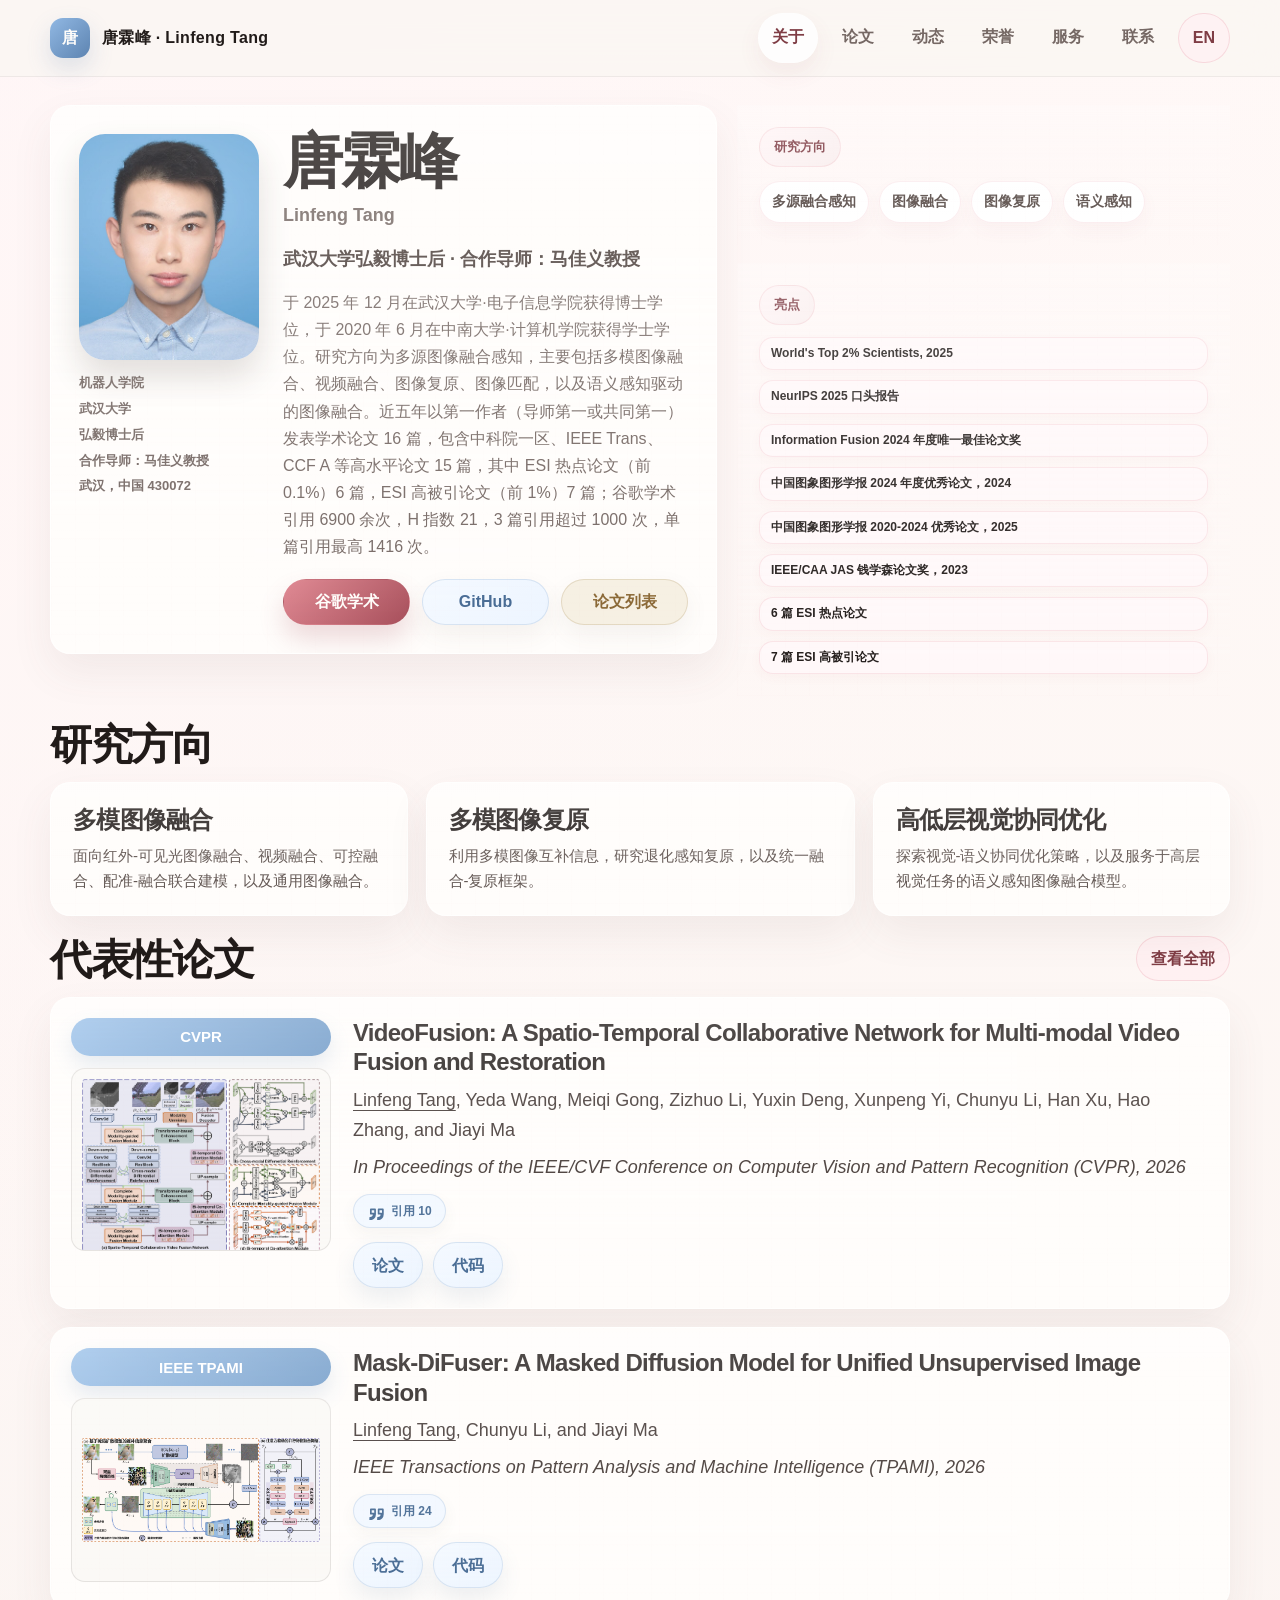
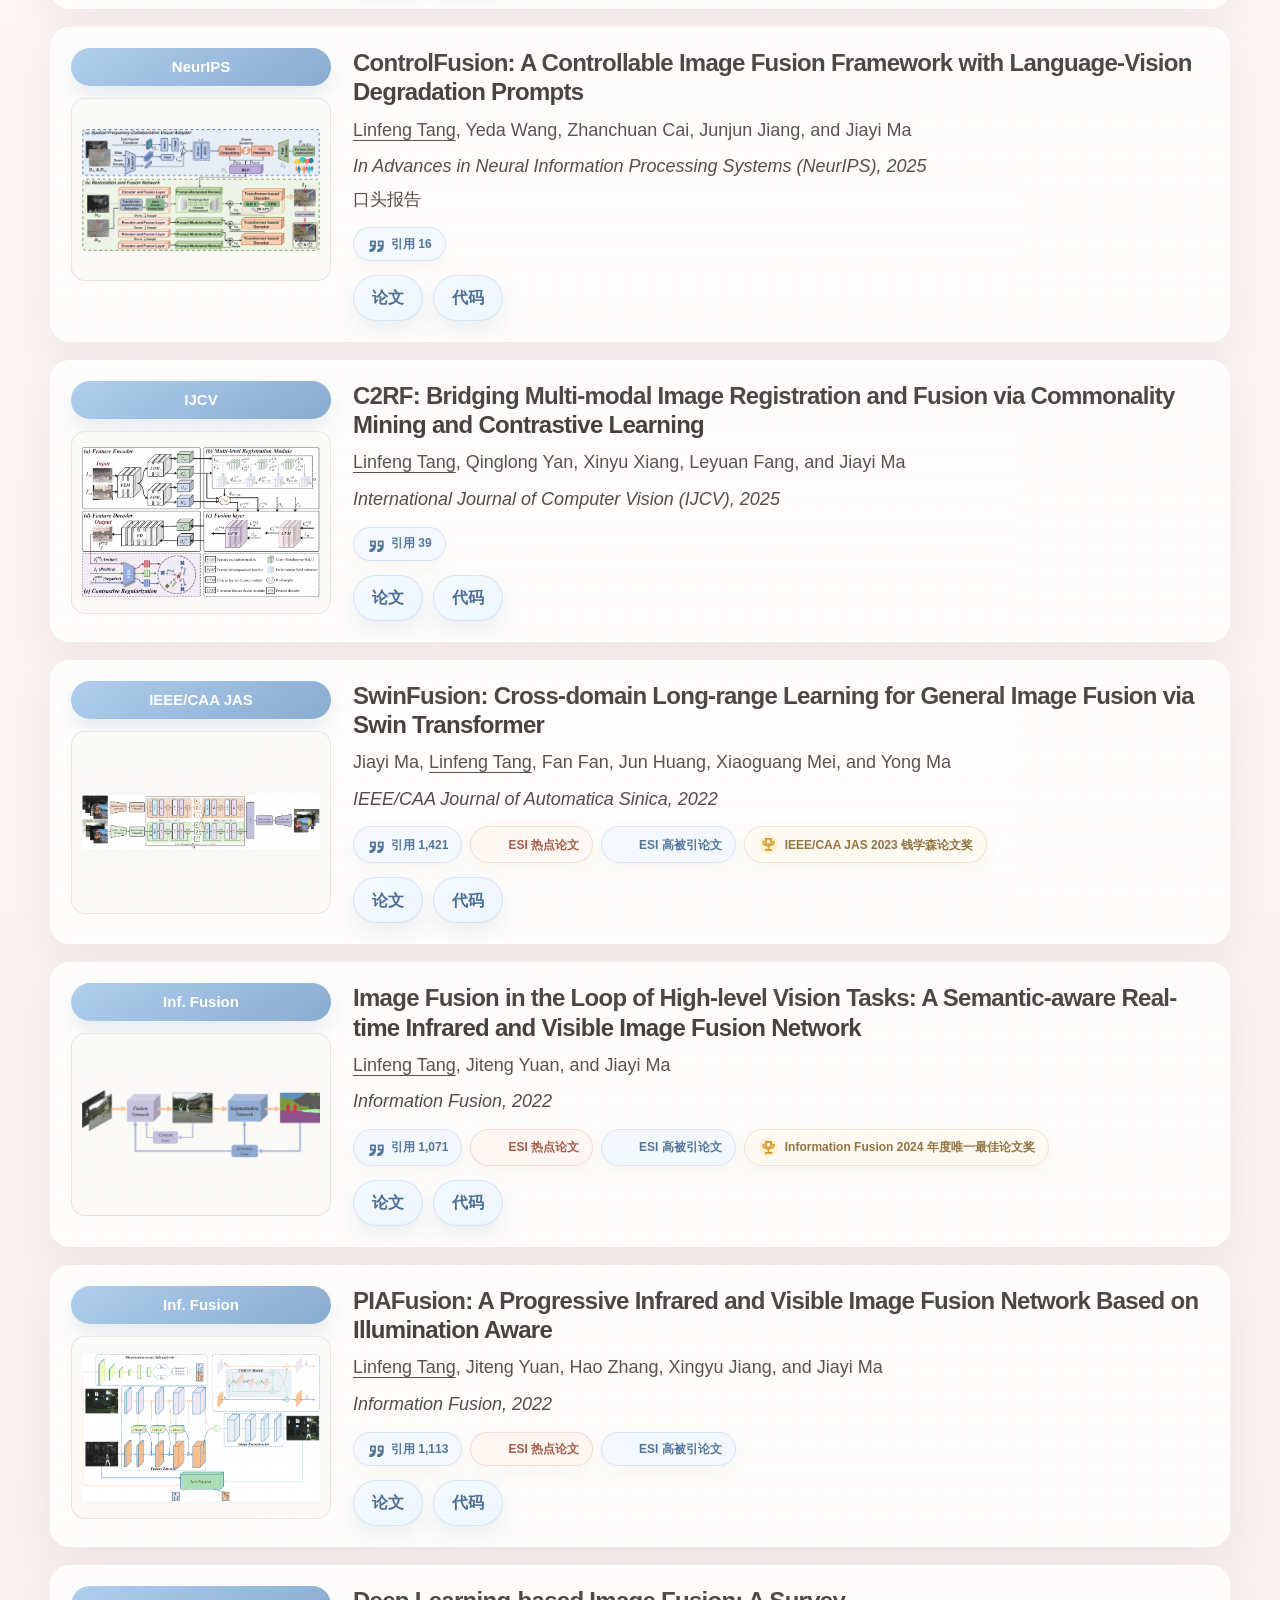
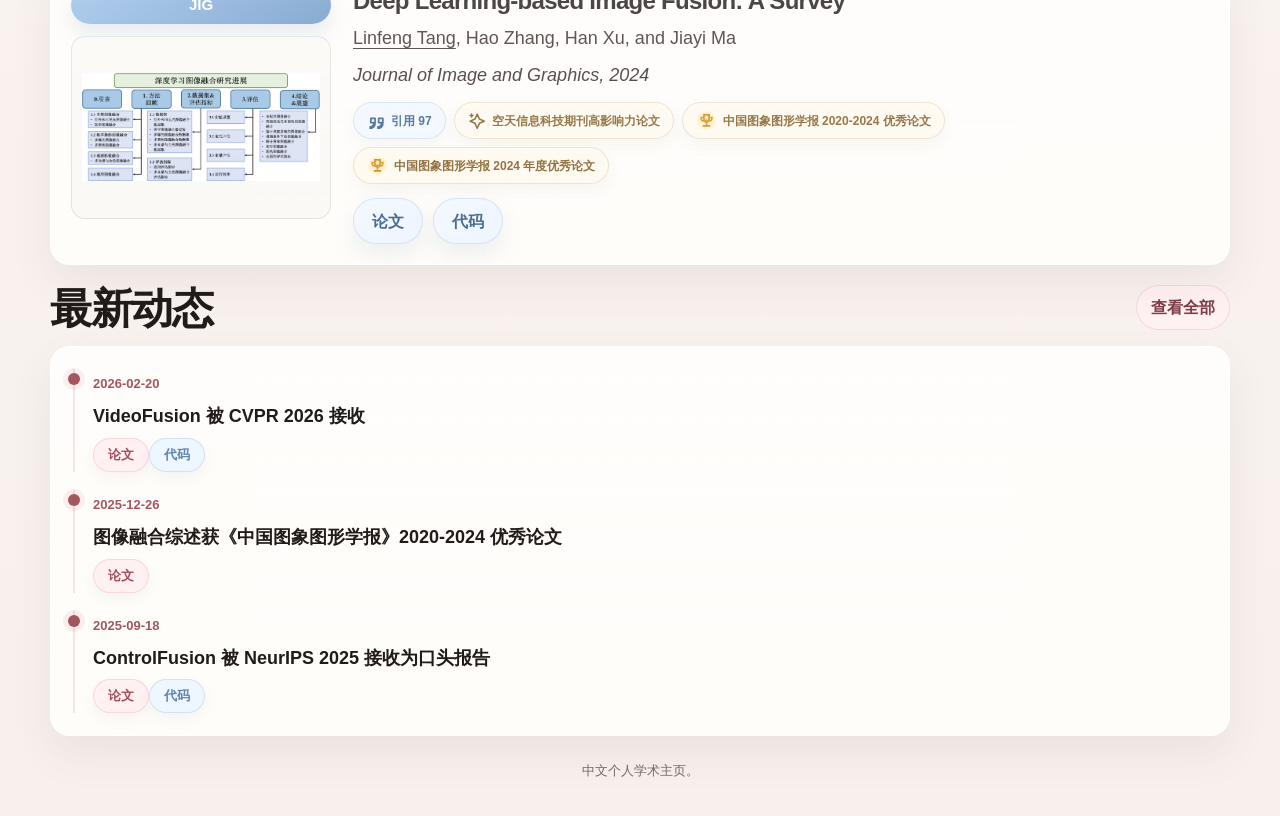
<file: index.html>
<!doctype html>
<html lang="zh-CN">
<head>
  <meta charset="utf-8">
  <meta name="viewport" content="width=device-width, initial-scale=1">
  <title>唐霖峰 | 个人学术主页</title>
  <meta name="description" content="唐霖峰个人学术主页。">
  <link rel="alternate" hreflang="zh-CN" href="./index.html">
  <link rel="alternate" hreflang="en" href="./en/index.html">
  <link rel="stylesheet" href="./styles.css?v=20260426-award-icon">
</head>
<body>
  <header class="topbar">
    <div class="wrap topbar-inner">
      <a class="brand" href="./index.html">
        <span class="brand-mark">唐</span>
        <span>唐霖峰 · Linfeng Tang</span>
      </a>
      <nav class="nav">
        <a class="current" href="./index.html">关于</a>
        <a href="./publications.html">论文</a>
        <a href="./news.html">动态</a>
        <a href="./honors.html">荣誉</a>
        <a href="./services.html">服务</a>
        <a href="./contact.html">联系</a>
        <a class="lang-link" href="./en/index.html">EN</a>
      </nav>
    </div>
  </header>

  <main class="wrap">
    <section class="page-hero hero-home">
      <article class="hero-main hero-card">
        <div class="portrait-column">
          <img class="portrait" src="./assets/img/prof_pic_color.png" alt="唐霖峰照片">
          <div class="portrait-affiliation"><a href="https://robotics.whu.edu.cn/" target="_blank" rel="noreferrer">机器人学院</a><a href="https://www.whu.edu.cn/" target="_blank" rel="noreferrer">武汉大学</a><span>弘毅博士后</span><span>合作导师：马佳义教授</span><span>武汉，中国 430072</span></div>
        </div>
        <div>
          <h1>唐霖峰</h1>
          <div class="en-name">Linfeng Tang</div>
          <div class="subtitle">武汉大学弘毅博士后 · 合作导师：马佳义教授</div>
          <p class="summary">于 2025 年 12 月在武汉大学·电子信息学院获得博士学位，于 2020 年 6 月在中南大学·计算机学院获得学士学位。研究方向为多源图像融合感知，主要包括多模图像融合、视频融合、图像复原、图像匹配，以及语义感知驱动的图像融合。近五年以第一作者（导师第一或共同第一）发表学术论文 16 篇，包含中科院一区、IEEE Trans、CCF A 等高水平论文 15 篇，其中 ESI 热点论文（前 0.1%）6 篇，ESI 高被引论文（前 1%）7 篇；谷歌学术引用 6900 余次，H 指数 21，3 篇引用超过 1000 次，单篇引用最高 1416 次。</p>
          <div class="actions"><a class="btn" href="https://scholar.google.com/citations?user=PyRqpAsAAAAJ&hl=zh-CN" target="_blank" rel="noreferrer">谷歌学术</a><a class="btn-blue" href="https://github.com/Linfeng-Tang" target="_blank" rel="noreferrer">GitHub</a><a class="btn-gold" href="./publications.html">论文列表</a></div>
        </div>
      </article>

      <div class="side-stack">
        <aside class="info-card keyword-card">
          <span class="eyebrow">研究方向</span>
          <div class="chips"><span class="chip">多源融合感知</span><span class="chip">图像融合</span><span class="chip">图像复原</span><span class="chip">语义感知</span></div>
        </aside>
        <aside class="info-card">
          <span class="eyebrow">亮点</span>
          <div class="compact-badges"><span>World&#x27;s Top 2% Scientists, 2025</span><span>NeurIPS 2025 口头报告</span><span>Information Fusion 2024 年度唯一最佳论文奖</span><span>中国图象图形学报 2024 年度优秀论文，2024</span><span>中国图象图形学报 2020-2024 优秀论文，2025</span><span>IEEE/CAA JAS 钱学森论文奖，2023</span><span>6 篇 ESI 热点论文</span><span>7 篇 ESI 高被引论文</span></div>
        </aside>
      </div>
    </section>

    <section class="section">
      <div class="section-head"><h2>研究方向</h2></div>
      <div class="focus-grid">
        <article class="card">
          <h3>多模图像融合</h3>
          <p>面向红外-可见光图像融合、视频融合、可控融合、配准-融合联合建模，以及通用图像融合。</p>
        </article>
        <article class="card">
          <h3>多模图像复原</h3>
          <p>利用多模图像互补信息，研究退化感知复原，以及统一融合-复原框架。</p>
        </article>
        <article class="card">
          <h3>高低层视觉协同优化</h3>
          <p>探索视觉-语义协同优化策略，以及服务于高层视觉任务的语义感知图像融合模型。</p>
        </article>
      </div>
    </section>

    <section class="section">
      <div class="section-head">
        <h2>代表性论文</h2>
        <a class="section-link" href="./publications.html">查看全部</a>
      </div>
      <div class="publication-list">
        <article class="pub-item">
          <div class="pub-media">
            <div class="venue-badge">CVPR</div>
            <a class="pub-thumb" href="./publications.html#videofusion"><img src="./assets/img/publication_preview/VideoFusion.jpg" alt="videofusion"></a>
          </div>
          <div>
            <h3><a href="./publications.html#videofusion">VideoFusion: A Spatio-Temporal Collaborative Network for Multi-modal Video Fusion and Restoration</a></h3>
            <div class="pub-authors"><span class="me">Linfeng Tang</span>, Yeda Wang, Meiqi Gong, Zizhuo Li, Yuxin Deng, Xunpeng Yi, Chunyu Li, Han Xu, Hao Zhang, and Jiayi Ma</div>
            <div class="pub-venue">In Proceedings of the IEEE/CVF Conference on Computer Vision and Pattern Recognition (CVPR), 2026</div>
            <div class="pub-highlights"><span class="badge-citation">引用 10</span></div>
            <div class="pub-actions"><a class="paper-btn" href="https://arxiv.org/abs/2503.23359" target="_blank" rel="noreferrer">论文</a><a class="paper-btn" href="https://github.com/Linfeng-Tang/VideoFusion" target="_blank" rel="noreferrer">代码</a></div>
          </div>
        </article>

        <article class="pub-item">
          <div class="pub-media">
            <div class="venue-badge">IEEE TPAMI</div>
            <a class="pub-thumb" href="./publications.html#mask-difuser"><img src="./assets/img/publication_preview/Mask-DiFuser.jpg" alt="mask-difuser"></a>
          </div>
          <div>
            <h3><a href="./publications.html#mask-difuser">Mask-DiFuser: A Masked Diffusion Model for Unified Unsupervised Image Fusion</a></h3>
            <div class="pub-authors"><span class="me">Linfeng Tang</span>, Chunyu Li, and Jiayi Ma</div>
            <div class="pub-venue">IEEE Transactions on Pattern Analysis and Machine Intelligence (TPAMI), 2026</div>
            <div class="pub-highlights"><span class="badge-citation">引用 24</span></div>
            <div class="pub-actions"><a class="paper-btn" href="https://ieeexplore.ieee.org/document/11162636" target="_blank" rel="noreferrer">论文</a><a class="paper-btn" href="https://github.com/Linfeng-Tang/Mask-DiFuser" target="_blank" rel="noreferrer">代码</a></div>
          </div>
        </article>

        <article class="pub-item">
          <div class="pub-media">
            <div class="venue-badge">NeurIPS</div>
            <a class="pub-thumb" href="./publications.html#controlfusion"><img src="./assets/img/publication_preview/ControlFusion.jpg" alt="controlfusion"></a>
          </div>
          <div>
            <h3><a href="./publications.html#controlfusion">ControlFusion: A Controllable Image Fusion Framework with Language-Vision Degradation Prompts</a></h3>
            <div class="pub-authors"><span class="me">Linfeng Tang</span>, Yeda Wang, Zhanchuan Cai, Junjun Jiang, and Jiayi Ma</div>
            <div class="pub-venue">In Advances in Neural Information Processing Systems (NeurIPS), 2025</div>
            <div class="pub-note">口头报告</div>
            <div class="pub-highlights"><span class="badge-citation">引用 16</span></div>
            <div class="pub-actions"><a class="paper-btn" href="https://arxiv.org/pdf/2503.23356" target="_blank" rel="noreferrer">论文</a><a class="paper-btn" href="https://github.com/Linfeng-Tang/ControlFusion" target="_blank" rel="noreferrer">代码</a></div>
          </div>
        </article>

        <article class="pub-item">
          <div class="pub-media">
            <div class="venue-badge">IJCV</div>
            <a class="pub-thumb" href="./publications.html#c2rf"><img src="./assets/img/publication_preview/C2RF.jpg" alt="c2rf"></a>
          </div>
          <div>
            <h3><a href="./publications.html#c2rf">C2RF: Bridging Multi-modal Image Registration and Fusion via Commonality Mining and Contrastive Learning</a></h3>
            <div class="pub-authors"><span class="me">Linfeng Tang</span>, Qinglong Yan, Xinyu Xiang, Leyuan Fang, and Jiayi Ma</div>
            <div class="pub-venue">International Journal of Computer Vision (IJCV), 2025</div>
            <div class="pub-highlights"><span class="badge-citation">引用 39</span></div>
            <div class="pub-actions"><a class="paper-btn" href="https://link.springer.com/article/10.1007/s11263-025-02427-1" target="_blank" rel="noreferrer">论文</a><a class="paper-btn" href="https://github.com/Linfeng-Tang/C2RF" target="_blank" rel="noreferrer">代码</a></div>
          </div>
        </article>

        <article class="pub-item">
          <div class="pub-media">
            <div class="venue-badge">IEEE/CAA JAS</div>
            <a class="pub-thumb" href="./publications.html#swinfusion"><img src="./assets/img/publication_preview/SwinFusion.jpg" alt="swinfusion"></a>
          </div>
          <div>
            <h3><a href="./publications.html#swinfusion">SwinFusion: Cross-domain Long-range Learning for General Image Fusion via Swin Transformer</a></h3>
            <div class="pub-authors">Jiayi Ma, <span class="me">Linfeng Tang</span>, Fan Fan, Jun Huang, Xiaoguang Mei, and Yong Ma</div>
            <div class="pub-venue">IEEE/CAA Journal of Automatica Sinica, 2022</div>
            <div class="pub-highlights"><span class="badge-citation">引用 1,421</span><span class="badge-hot">ESI 热点论文</span><span class="badge-cited">ESI 高被引论文</span><span class="badge-award">IEEE/CAA JAS 2023 钱学森论文奖</span></div>
            <div class="pub-actions"><a class="paper-btn" href="https://ieeexplore.ieee.org/document/9812535" target="_blank" rel="noreferrer">论文</a><a class="paper-btn" href="https://github.com/Linfeng-Tang/SwinFusion" target="_blank" rel="noreferrer">代码</a></div>
          </div>
        </article>

        <article class="pub-item">
          <div class="pub-media">
            <div class="venue-badge">Inf. Fusion</div>
            <a class="pub-thumb" href="./publications.html#seafusion"><img src="./assets/img/publication_preview/SeAFusion.jpg" alt="seafusion"></a>
          </div>
          <div>
            <h3><a href="./publications.html#seafusion">Image Fusion in the Loop of High-level Vision Tasks: A Semantic-aware Real-time Infrared and Visible Image Fusion Network</a></h3>
            <div class="pub-authors"><span class="me">Linfeng Tang</span>, Jiteng Yuan, and Jiayi Ma</div>
            <div class="pub-venue">Information Fusion, 2022</div>
            <div class="pub-highlights"><span class="badge-citation">引用 1,071</span><span class="badge-hot">ESI 热点论文</span><span class="badge-cited">ESI 高被引论文</span><span class="badge-award">Information Fusion 2024 年度唯一最佳论文奖</span></div>
            <div class="pub-actions"><a class="paper-btn" href="https://www.sciencedirect.com/science/article/pii/S1566253521002542" target="_blank" rel="noreferrer">论文</a><a class="paper-btn" href="https://github.com/Linfeng-Tang/SeAFusion" target="_blank" rel="noreferrer">代码</a></div>
          </div>
        </article>

        <article class="pub-item">
          <div class="pub-media">
            <div class="venue-badge">Inf. Fusion</div>
            <a class="pub-thumb" href="./publications.html#piafusion"><img src="./assets/img/publication_preview/PIAFusion.jpg" alt="piafusion"></a>
          </div>
          <div>
            <h3><a href="./publications.html#piafusion">PIAFusion: A Progressive Infrared and Visible Image Fusion Network Based on Illumination Aware</a></h3>
            <div class="pub-authors"><span class="me">Linfeng Tang</span>, Jiteng Yuan, Hao Zhang, Xingyu Jiang, and Jiayi Ma</div>
            <div class="pub-venue">Information Fusion, 2022</div>
            <div class="pub-highlights"><span class="badge-citation">引用 1,113</span><span class="badge-hot">ESI 热点论文</span><span class="badge-cited">ESI 高被引论文</span></div>
            <div class="pub-actions"><a class="paper-btn" href="https://www.sciencedirect.com/science/article/pii/S156625352200032X" target="_blank" rel="noreferrer">论文</a><a class="paper-btn" href="https://github.com/Linfeng-Tang/PIAFusion" target="_blank" rel="noreferrer">代码</a></div>
          </div>
        </article>

        <article class="pub-item">
          <div class="pub-media">
            <div class="venue-badge">JIG</div>
            <a class="pub-thumb" href="./publications.html#survey"><img src="./assets/img/publication_preview/Survey.jpg" alt="survey"></a>
          </div>
          <div>
            <h3><a href="./publications.html#survey">Deep Learning-based Image Fusion: A Survey</a></h3>
            <div class="pub-authors"><span class="me">Linfeng Tang</span>, Hao Zhang, Han Xu, and Jiayi Ma</div>
            <div class="pub-venue">Journal of Image and Graphics, 2024</div>
            <div class="pub-highlights"><span class="badge-citation">引用 97</span><span class="badge-note">空天信息科技期刊高影响力论文</span><span class="badge-award">中国图象图形学报 2020-2024 优秀论文</span><span class="badge-award">中国图象图形学报 2024 年度优秀论文</span></div>
            <div class="pub-actions"><a class="paper-btn" href="https://txtx.publish.founderss.cn/zh/article/doi/10.11834/jig.220422" target="_blank" rel="noreferrer">论文</a><a class="paper-btn" href="https://github.com/Linfeng-Tang/Image-Fusion" target="_blank" rel="noreferrer">代码</a></div>
          </div>
        </article>
      </div>
    </section>

    <section class="section">
      <div class="section-head">
        <h2>最新动态</h2>
        <a class="section-link" href="./news.html">查看全部</a>
      </div>
      <div class="timeline-card">
        <div class="timeline-list">
          <div class="timeline-item">
            <span>2026-02-20</span>
            <strong>VideoFusion 被 CVPR 2026 接收</strong>
            <p><a class="mini-btn paper" href="https://arxiv.org/abs/2503.23359" target="_blank" rel="noreferrer">论文</a><a class="mini-btn code" href="https://github.com/Linfeng-Tang/VideoFusion" target="_blank" rel="noreferrer">代码</a></p>
          </div>
          <div class="timeline-item">
            <span>2025-12-26</span>
            <strong>图像融合综述获《中国图象图形学报》2020-2024 优秀论文</strong>
            <p><a class="mini-btn paper" href="https://www.cjig.cn/thesisDetails#10.11834/jig.220422&lang=zh" target="_blank" rel="noreferrer">论文</a></p>
          </div>
          <div class="timeline-item">
            <span>2025-09-18</span>
            <strong>ControlFusion 被 NeurIPS 2025 接收为口头报告</strong>
            <p><a class="mini-btn paper" href="https://arxiv.org/pdf/2503.23356" target="_blank" rel="noreferrer">论文</a><a class="mini-btn code" href="https://github.com/Linfeng-Tang/ControlFusion" target="_blank" rel="noreferrer">代码</a></p>
          </div>
        </div>
      </div>
    </section>

    <div class="footer">中文个人学术主页。</div>
  </main>
</body>
</html>
</file>
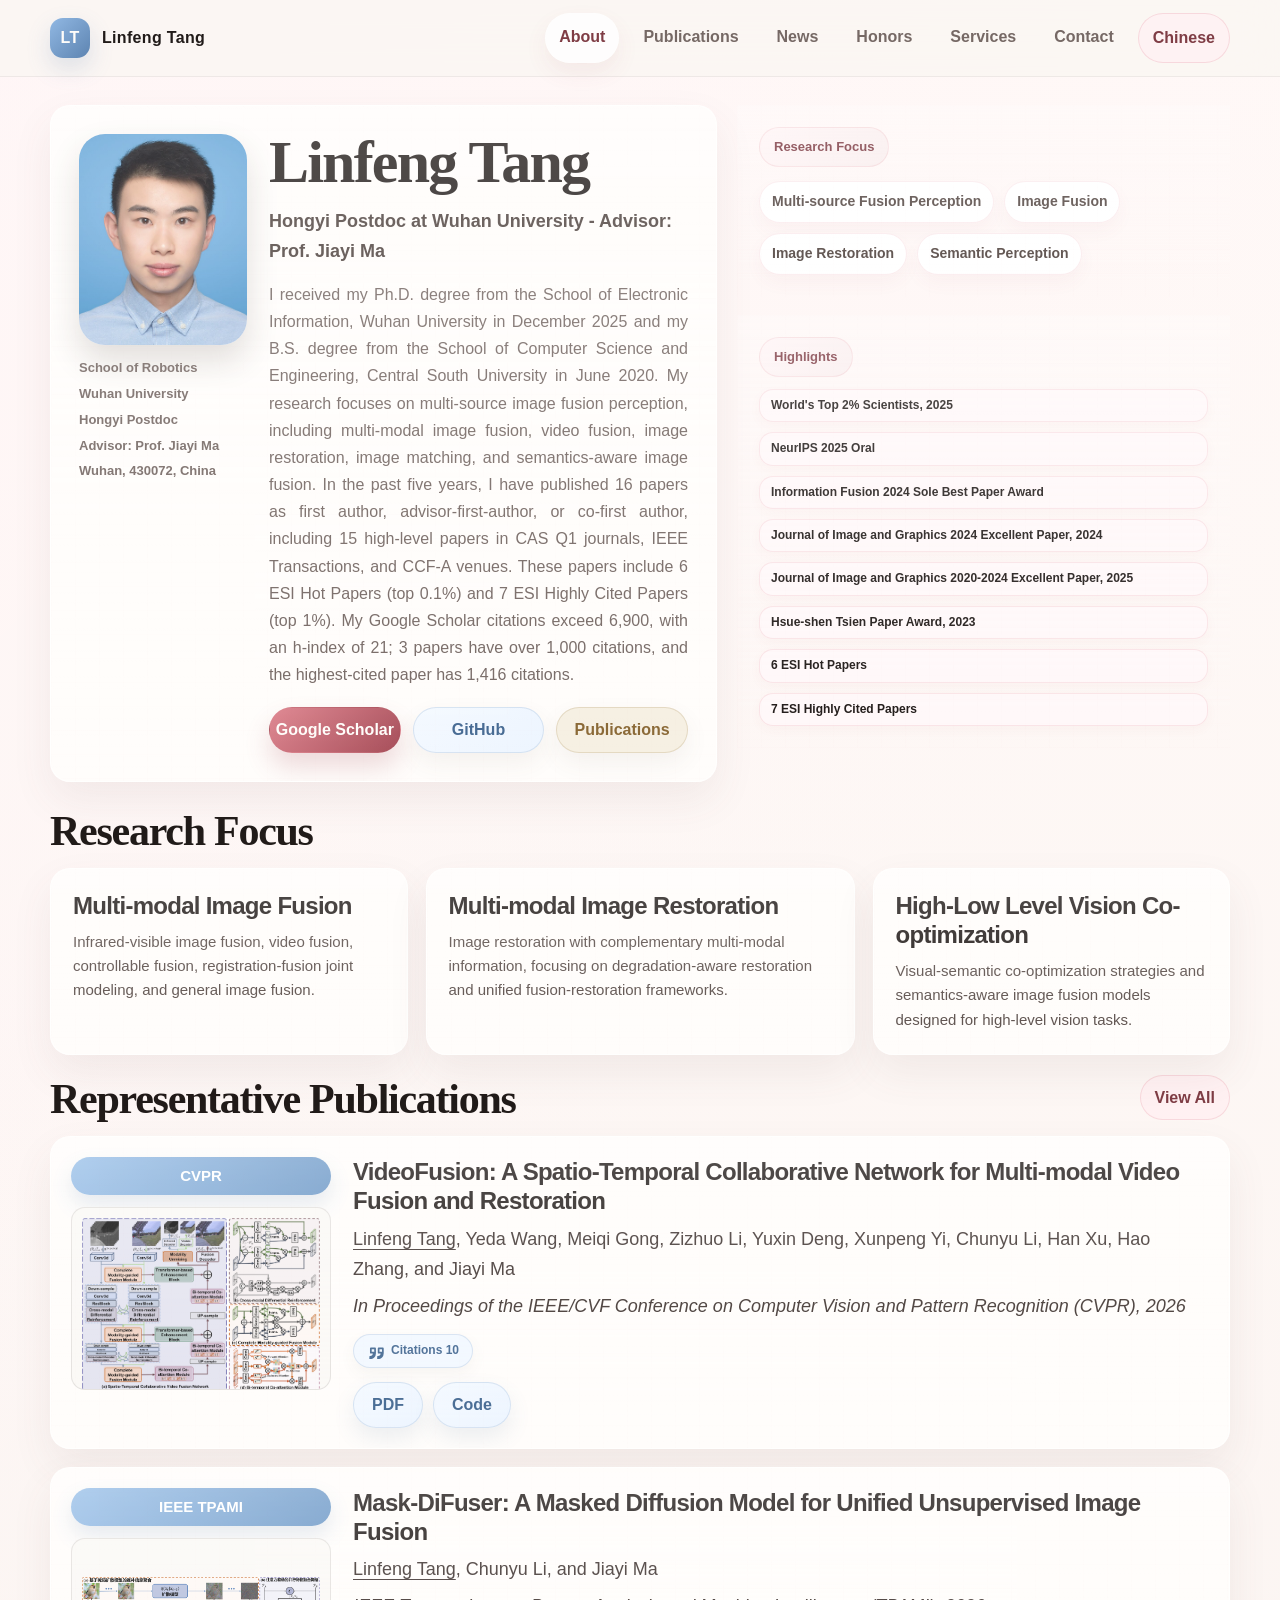
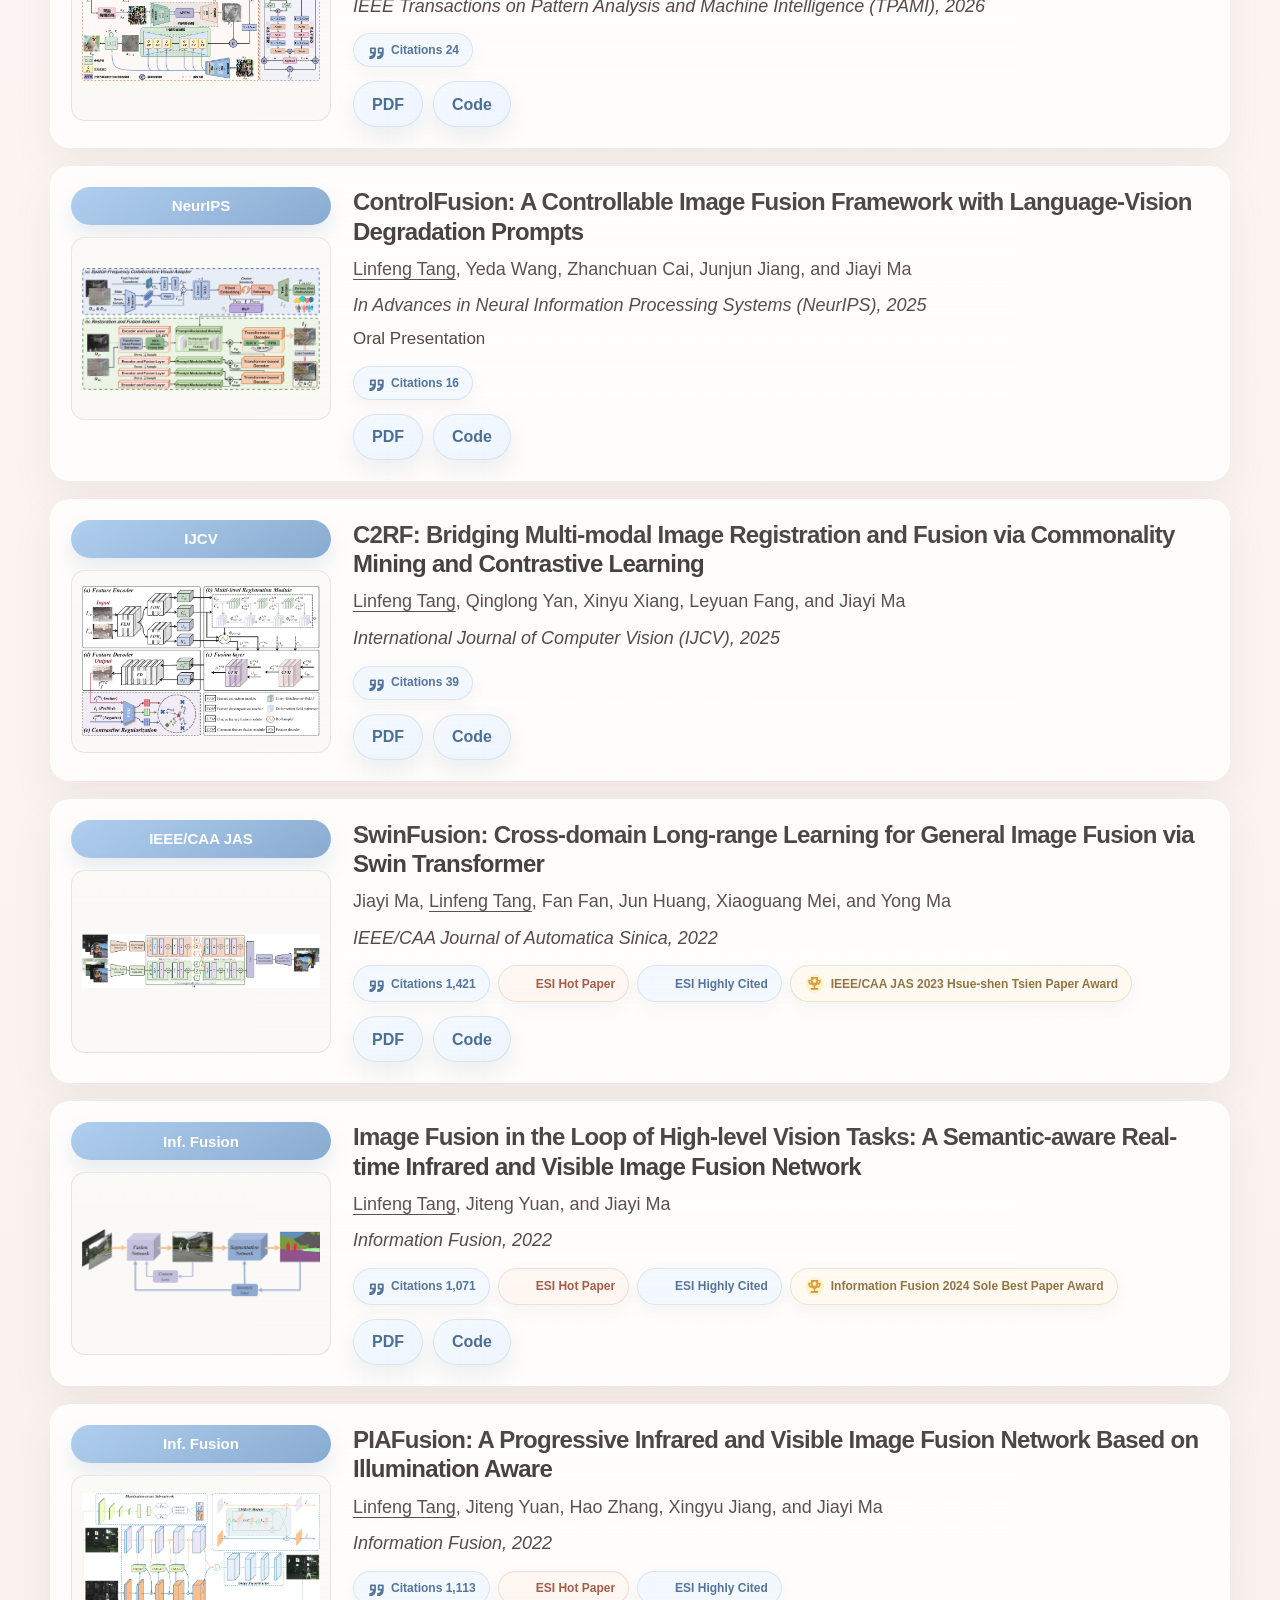
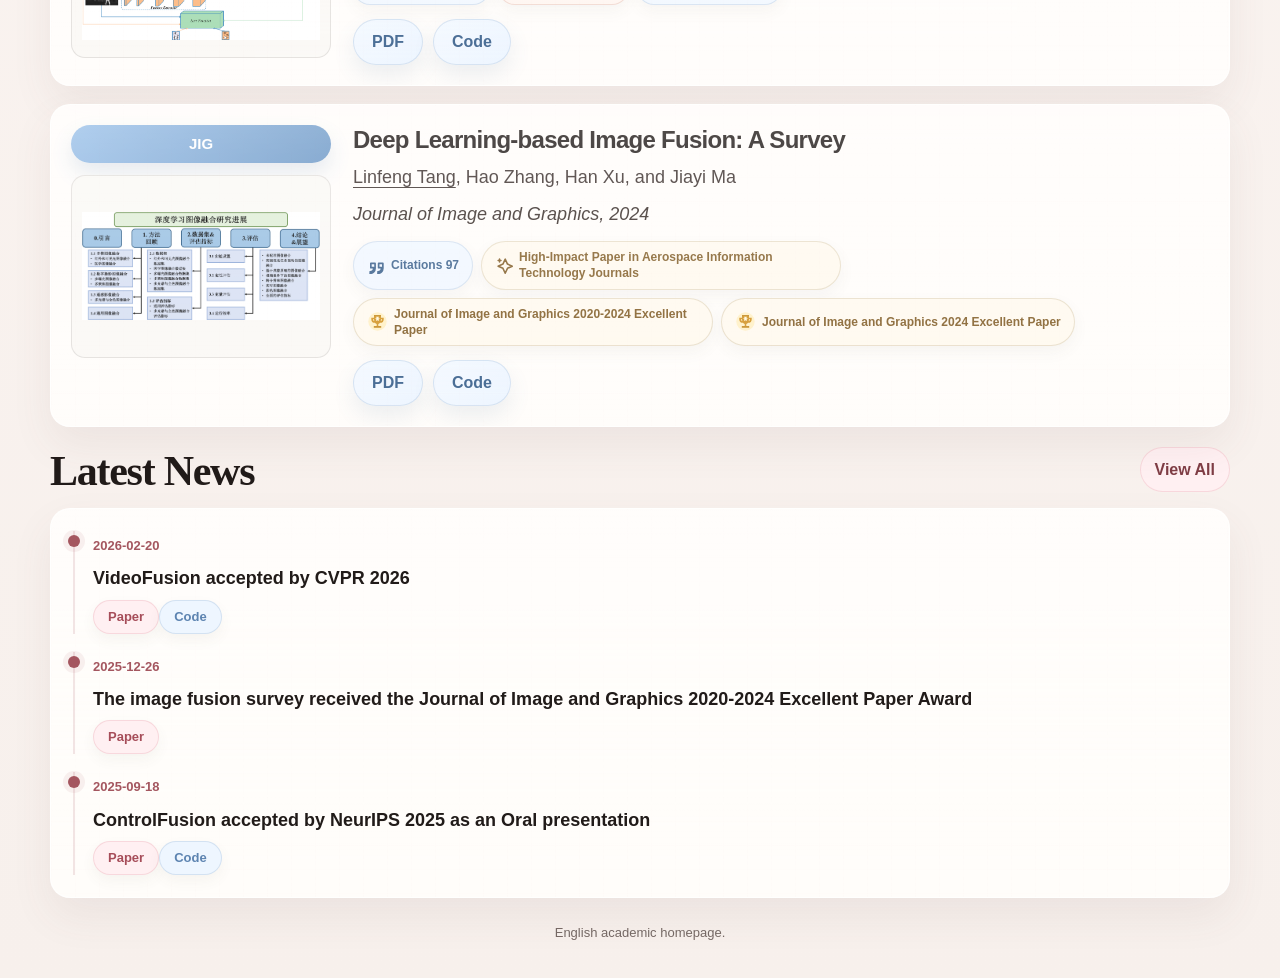
<file: en/index.html>
<!doctype html>
<html lang="en">
<head>
  <meta charset="utf-8">
  <meta name="viewport" content="width=device-width, initial-scale=1">
  <title>Linfeng Tang | Academic Homepage</title>
  <meta name="description" content="Academic homepage of Linfeng Tang.">
  <link rel="alternate" hreflang="zh-CN" href="../index.html">
  <link rel="alternate" hreflang="en" href="./index.html">
  <link rel="stylesheet" href="../styles.css?v=20260426-award-icon">
</head>
<body>
  <header class="topbar">
    <div class="wrap topbar-inner">
      <a class="brand" href="./index.html">
        <span class="brand-mark">LT</span>
        <span>Linfeng Tang</span>
      </a>
      <nav class="nav">
        <a class="current" href="./index.html">About</a>
        <a href="./publications.html">Publications</a>
        <a href="./news.html">News</a>
        <a href="./honors.html">Honors</a>
        <a href="./services.html">Services</a>
        <a href="./contact.html">Contact</a>
        <a class="lang-link" href="../index.html">Chinese</a>
      </nav>
    </div>
  </header>

  <main class="wrap">
    <section class="page-hero hero-home">
      <article class="hero-main hero-card">
        <div class="portrait-column">
          <img class="portrait" src="../assets/img/prof_pic_color.png" alt="Portrait of Linfeng Tang">
          <div class="portrait-affiliation"><a href="https://robotics.whu.edu.cn/" target="_blank" rel="noreferrer">School of Robotics</a><a href="https://www.whu.edu.cn/" target="_blank" rel="noreferrer">Wuhan University</a><span>Hongyi Postdoc</span><span>Advisor: Prof. Jiayi Ma</span><span>Wuhan, 430072, China</span></div>
        </div>
        <div>
          <h1>Linfeng Tang</h1>
          
          <div class="subtitle">Hongyi Postdoc at Wuhan University - Advisor: Prof. Jiayi Ma</div>
          <p class="summary">I received my Ph.D. degree from the School of Electronic Information, Wuhan University in December 2025 and my B.S. degree from the School of Computer Science and Engineering, Central South University in June 2020. My research focuses on multi-source image fusion perception, including multi-modal image fusion, video fusion, image restoration, image matching, and semantics-aware image fusion. In the past five years, I have published 16 papers as first author, advisor-first-author, or co-first author, including 15 high-level papers in CAS Q1 journals, IEEE Transactions, and CCF-A venues. These papers include 6 ESI Hot Papers (top 0.1%) and 7 ESI Highly Cited Papers (top 1%). My Google Scholar citations exceed 6,900, with an h-index of 21; 3 papers have over 1,000 citations, and the highest-cited paper has 1,416 citations.</p>
          <div class="actions"><a class="btn" href="https://scholar.google.com/citations?user=PyRqpAsAAAAJ&hl=zh-CN" target="_blank" rel="noreferrer">Google Scholar</a><a class="btn-blue" href="https://github.com/Linfeng-Tang" target="_blank" rel="noreferrer">GitHub</a><a class="btn-gold" href="./publications.html">Publications</a></div>
        </div>
      </article>

      <div class="side-stack">
        <aside class="info-card keyword-card">
          <span class="eyebrow">Research Focus</span>
          <div class="chips"><span class="chip">Multi-source Fusion Perception</span><span class="chip">Image Fusion</span><span class="chip">Image Restoration</span><span class="chip">Semantic Perception</span></div>
        </aside>
        <aside class="info-card">
          <span class="eyebrow">Highlights</span>
          <div class="compact-badges"><span>World&#x27;s Top 2% Scientists, 2025</span><span>NeurIPS 2025 Oral</span><span>Information Fusion 2024 Sole Best Paper Award</span><span>Journal of Image and Graphics 2024 Excellent Paper, 2024</span><span>Journal of Image and Graphics 2020-2024 Excellent Paper, 2025</span><span>Hsue-shen Tsien Paper Award, 2023</span><span>6 ESI Hot Papers</span><span>7 ESI Highly Cited Papers</span></div>
        </aside>
      </div>
    </section>

    <section class="section">
      <div class="section-head"><h2>Research Focus</h2></div>
      <div class="focus-grid">
        <article class="card">
          <h3>Multi-modal Image Fusion</h3>
          <p>Infrared-visible image fusion, video fusion, controllable fusion, registration-fusion joint modeling, and general image fusion.</p>
        </article>
        <article class="card">
          <h3>Multi-modal Image Restoration</h3>
          <p>Image restoration with complementary multi-modal information, focusing on degradation-aware restoration and unified fusion-restoration frameworks.</p>
        </article>
        <article class="card">
          <h3>High-Low Level Vision Co-optimization</h3>
          <p>Visual-semantic co-optimization strategies and semantics-aware image fusion models designed for high-level vision tasks.</p>
        </article>
      </div>
    </section>

    <section class="section">
      <div class="section-head">
        <h2>Representative Publications</h2>
        <a class="section-link" href="./publications.html">View All</a>
      </div>
      <div class="publication-list">
        <article class="pub-item">
          <div class="pub-media">
            <div class="venue-badge">CVPR</div>
            <a class="pub-thumb" href="./publications.html#videofusion"><img src="../assets/img/publication_preview/VideoFusion.jpg" alt="videofusion"></a>
          </div>
          <div>
            <h3><a href="./publications.html#videofusion">VideoFusion: A Spatio-Temporal Collaborative Network for Multi-modal Video Fusion and Restoration</a></h3>
            <div class="pub-authors"><span class="me">Linfeng Tang</span>, Yeda Wang, Meiqi Gong, Zizhuo Li, Yuxin Deng, Xunpeng Yi, Chunyu Li, Han Xu, Hao Zhang, and Jiayi Ma</div>
            <div class="pub-venue">In Proceedings of the IEEE/CVF Conference on Computer Vision and Pattern Recognition (CVPR), 2026</div>
            <div class="pub-highlights"><span class="badge-citation">Citations 10</span></div>
            <div class="pub-actions"><a class="paper-btn" href="https://arxiv.org/abs/2503.23359" target="_blank" rel="noreferrer">PDF</a><a class="paper-btn" href="https://github.com/Linfeng-Tang/VideoFusion" target="_blank" rel="noreferrer">Code</a></div>
          </div>
        </article>

        <article class="pub-item">
          <div class="pub-media">
            <div class="venue-badge">IEEE TPAMI</div>
            <a class="pub-thumb" href="./publications.html#mask-difuser"><img src="../assets/img/publication_preview/Mask-DiFuser.jpg" alt="mask-difuser"></a>
          </div>
          <div>
            <h3><a href="./publications.html#mask-difuser">Mask-DiFuser: A Masked Diffusion Model for Unified Unsupervised Image Fusion</a></h3>
            <div class="pub-authors"><span class="me">Linfeng Tang</span>, Chunyu Li, and Jiayi Ma</div>
            <div class="pub-venue">IEEE Transactions on Pattern Analysis and Machine Intelligence (TPAMI), 2026</div>
            <div class="pub-highlights"><span class="badge-citation">Citations 24</span></div>
            <div class="pub-actions"><a class="paper-btn" href="https://ieeexplore.ieee.org/document/11162636" target="_blank" rel="noreferrer">PDF</a><a class="paper-btn" href="https://github.com/Linfeng-Tang/Mask-DiFuser" target="_blank" rel="noreferrer">Code</a></div>
          </div>
        </article>

        <article class="pub-item">
          <div class="pub-media">
            <div class="venue-badge">NeurIPS</div>
            <a class="pub-thumb" href="./publications.html#controlfusion"><img src="../assets/img/publication_preview/ControlFusion.jpg" alt="controlfusion"></a>
          </div>
          <div>
            <h3><a href="./publications.html#controlfusion">ControlFusion: A Controllable Image Fusion Framework with Language-Vision Degradation Prompts</a></h3>
            <div class="pub-authors"><span class="me">Linfeng Tang</span>, Yeda Wang, Zhanchuan Cai, Junjun Jiang, and Jiayi Ma</div>
            <div class="pub-venue">In Advances in Neural Information Processing Systems (NeurIPS), 2025</div>
            <div class="pub-note">Oral Presentation</div>
            <div class="pub-highlights"><span class="badge-citation">Citations 16</span></div>
            <div class="pub-actions"><a class="paper-btn" href="https://arxiv.org/pdf/2503.23356" target="_blank" rel="noreferrer">PDF</a><a class="paper-btn" href="https://github.com/Linfeng-Tang/ControlFusion" target="_blank" rel="noreferrer">Code</a></div>
          </div>
        </article>

        <article class="pub-item">
          <div class="pub-media">
            <div class="venue-badge">IJCV</div>
            <a class="pub-thumb" href="./publications.html#c2rf"><img src="../assets/img/publication_preview/C2RF.jpg" alt="c2rf"></a>
          </div>
          <div>
            <h3><a href="./publications.html#c2rf">C2RF: Bridging Multi-modal Image Registration and Fusion via Commonality Mining and Contrastive Learning</a></h3>
            <div class="pub-authors"><span class="me">Linfeng Tang</span>, Qinglong Yan, Xinyu Xiang, Leyuan Fang, and Jiayi Ma</div>
            <div class="pub-venue">International Journal of Computer Vision (IJCV), 2025</div>
            <div class="pub-highlights"><span class="badge-citation">Citations 39</span></div>
            <div class="pub-actions"><a class="paper-btn" href="https://link.springer.com/article/10.1007/s11263-025-02427-1" target="_blank" rel="noreferrer">PDF</a><a class="paper-btn" href="https://github.com/Linfeng-Tang/C2RF" target="_blank" rel="noreferrer">Code</a></div>
          </div>
        </article>

        <article class="pub-item">
          <div class="pub-media">
            <div class="venue-badge">IEEE/CAA JAS</div>
            <a class="pub-thumb" href="./publications.html#swinfusion"><img src="../assets/img/publication_preview/SwinFusion.jpg" alt="swinfusion"></a>
          </div>
          <div>
            <h3><a href="./publications.html#swinfusion">SwinFusion: Cross-domain Long-range Learning for General Image Fusion via Swin Transformer</a></h3>
            <div class="pub-authors">Jiayi Ma, <span class="me">Linfeng Tang</span>, Fan Fan, Jun Huang, Xiaoguang Mei, and Yong Ma</div>
            <div class="pub-venue">IEEE/CAA Journal of Automatica Sinica, 2022</div>
            <div class="pub-highlights"><span class="badge-citation">Citations 1,421</span><span class="badge-hot">ESI Hot Paper</span><span class="badge-cited">ESI Highly Cited</span><span class="badge-award">IEEE/CAA JAS 2023 Hsue-shen Tsien Paper Award</span></div>
            <div class="pub-actions"><a class="paper-btn" href="https://ieeexplore.ieee.org/document/9812535" target="_blank" rel="noreferrer">PDF</a><a class="paper-btn" href="https://github.com/Linfeng-Tang/SwinFusion" target="_blank" rel="noreferrer">Code</a></div>
          </div>
        </article>

        <article class="pub-item">
          <div class="pub-media">
            <div class="venue-badge">Inf. Fusion</div>
            <a class="pub-thumb" href="./publications.html#seafusion"><img src="../assets/img/publication_preview/SeAFusion.jpg" alt="seafusion"></a>
          </div>
          <div>
            <h3><a href="./publications.html#seafusion">Image Fusion in the Loop of High-level Vision Tasks: A Semantic-aware Real-time Infrared and Visible Image Fusion Network</a></h3>
            <div class="pub-authors"><span class="me">Linfeng Tang</span>, Jiteng Yuan, and Jiayi Ma</div>
            <div class="pub-venue">Information Fusion, 2022</div>
            <div class="pub-highlights"><span class="badge-citation">Citations 1,071</span><span class="badge-hot">ESI Hot Paper</span><span class="badge-cited">ESI Highly Cited</span><span class="badge-award">Information Fusion 2024 Sole Best Paper Award</span></div>
            <div class="pub-actions"><a class="paper-btn" href="https://www.sciencedirect.com/science/article/pii/S1566253521002542" target="_blank" rel="noreferrer">PDF</a><a class="paper-btn" href="https://github.com/Linfeng-Tang/SeAFusion" target="_blank" rel="noreferrer">Code</a></div>
          </div>
        </article>

        <article class="pub-item">
          <div class="pub-media">
            <div class="venue-badge">Inf. Fusion</div>
            <a class="pub-thumb" href="./publications.html#piafusion"><img src="../assets/img/publication_preview/PIAFusion.jpg" alt="piafusion"></a>
          </div>
          <div>
            <h3><a href="./publications.html#piafusion">PIAFusion: A Progressive Infrared and Visible Image Fusion Network Based on Illumination Aware</a></h3>
            <div class="pub-authors"><span class="me">Linfeng Tang</span>, Jiteng Yuan, Hao Zhang, Xingyu Jiang, and Jiayi Ma</div>
            <div class="pub-venue">Information Fusion, 2022</div>
            <div class="pub-highlights"><span class="badge-citation">Citations 1,113</span><span class="badge-hot">ESI Hot Paper</span><span class="badge-cited">ESI Highly Cited</span></div>
            <div class="pub-actions"><a class="paper-btn" href="https://www.sciencedirect.com/science/article/pii/S156625352200032X" target="_blank" rel="noreferrer">PDF</a><a class="paper-btn" href="https://github.com/Linfeng-Tang/PIAFusion" target="_blank" rel="noreferrer">Code</a></div>
          </div>
        </article>

        <article class="pub-item">
          <div class="pub-media">
            <div class="venue-badge">JIG</div>
            <a class="pub-thumb" href="./publications.html#survey"><img src="../assets/img/publication_preview/Survey.jpg" alt="survey"></a>
          </div>
          <div>
            <h3><a href="./publications.html#survey">Deep Learning-based Image Fusion: A Survey</a></h3>
            <div class="pub-authors"><span class="me">Linfeng Tang</span>, Hao Zhang, Han Xu, and Jiayi Ma</div>
            <div class="pub-venue">Journal of Image and Graphics, 2024</div>
            <div class="pub-highlights"><span class="badge-citation">Citations 97</span><span class="badge-note">High-Impact Paper in Aerospace Information Technology Journals</span><span class="badge-award">Journal of Image and Graphics 2020-2024 Excellent Paper</span><span class="badge-award">Journal of Image and Graphics 2024 Excellent Paper</span></div>
            <div class="pub-actions"><a class="paper-btn" href="https://txtx.publish.founderss.cn/zh/article/doi/10.11834/jig.220422" target="_blank" rel="noreferrer">PDF</a><a class="paper-btn" href="https://github.com/Linfeng-Tang/Image-Fusion" target="_blank" rel="noreferrer">Code</a></div>
          </div>
        </article>
      </div>
    </section>

    <section class="section">
      <div class="section-head">
        <h2>Latest News</h2>
        <a class="section-link" href="./news.html">View All</a>
      </div>
      <div class="timeline-card">
        <div class="timeline-list">
          <div class="timeline-item">
            <span>2026-02-20</span>
            <strong>VideoFusion accepted by CVPR 2026</strong>
            <p><a class="mini-btn paper" href="https://arxiv.org/abs/2503.23359" target="_blank" rel="noreferrer">Paper</a><a class="mini-btn code" href="https://github.com/Linfeng-Tang/VideoFusion" target="_blank" rel="noreferrer">Code</a></p>
          </div>
          <div class="timeline-item">
            <span>2025-12-26</span>
            <strong>The image fusion survey received the Journal of Image and Graphics 2020-2024 Excellent Paper Award</strong>
            <p><a class="mini-btn paper" href="https://www.cjig.cn/thesisDetails#10.11834/jig.220422&lang=zh" target="_blank" rel="noreferrer">Paper</a></p>
          </div>
          <div class="timeline-item">
            <span>2025-09-18</span>
            <strong>ControlFusion accepted by NeurIPS 2025 as an Oral presentation</strong>
            <p><a class="mini-btn paper" href="https://arxiv.org/pdf/2503.23356" target="_blank" rel="noreferrer">Paper</a><a class="mini-btn code" href="https://github.com/Linfeng-Tang/ControlFusion" target="_blank" rel="noreferrer">Code</a></p>
          </div>
        </div>
      </div>
    </section>

    <div class="footer">English academic homepage.</div>
  </main>
</body>
</html>
</file>
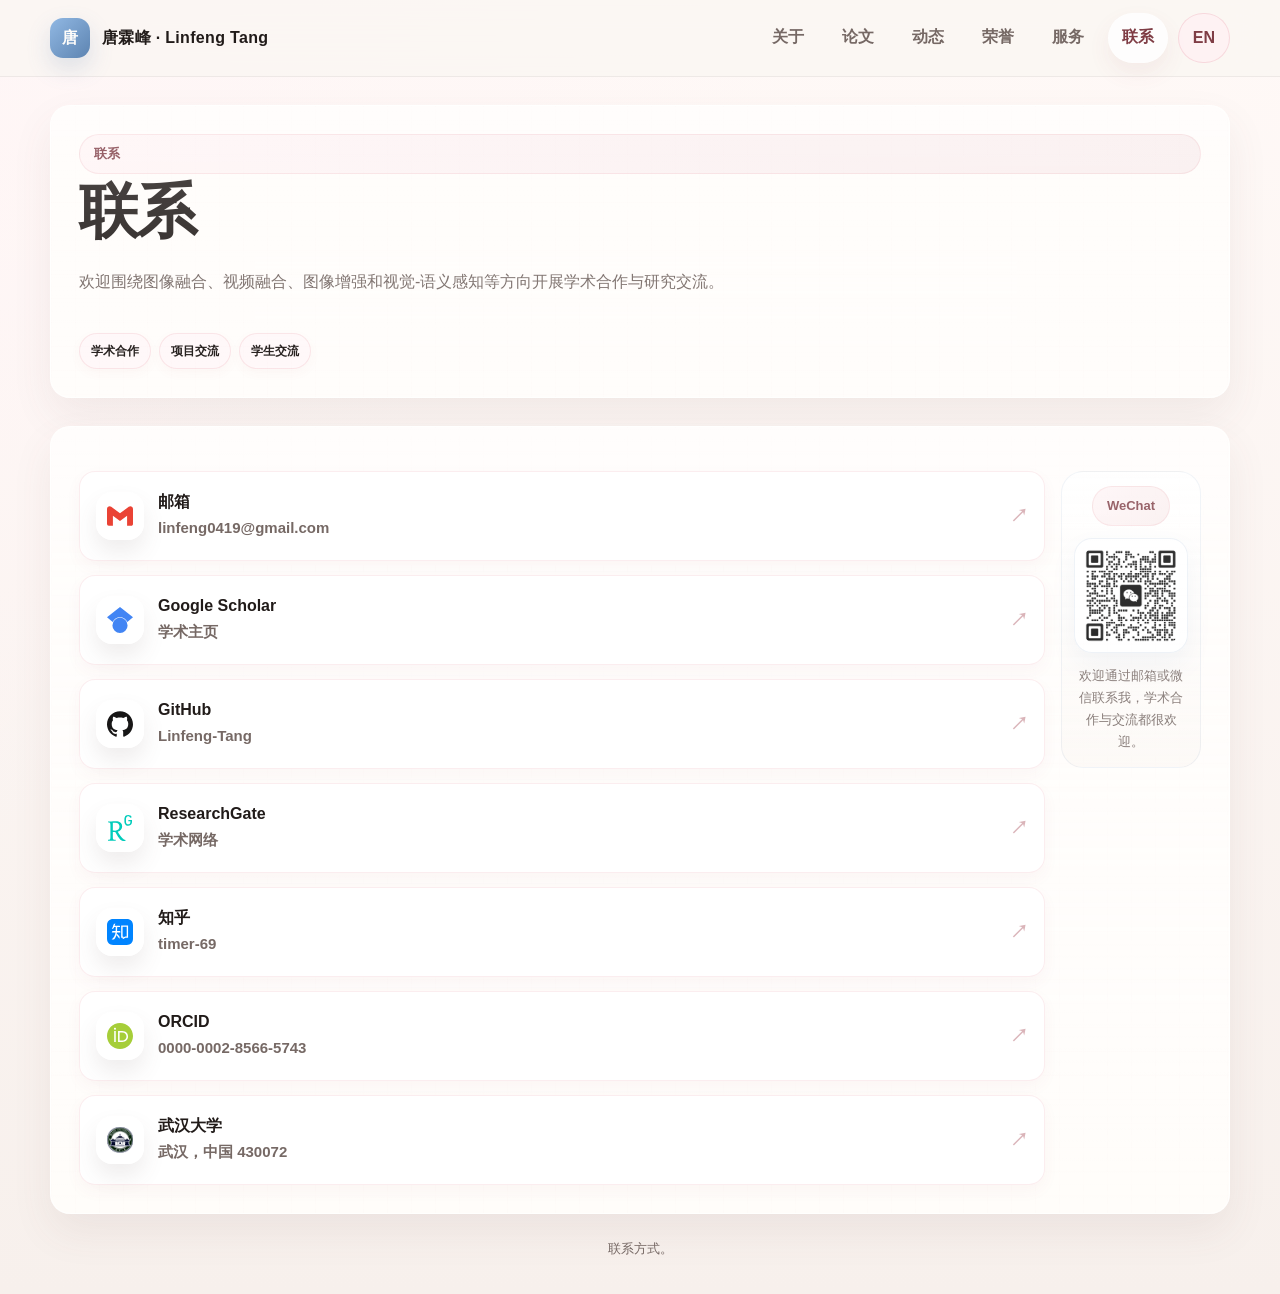
<file: contact.html>
<!doctype html>
<html lang="zh-CN">
<head>
  <meta charset="utf-8">
  <meta name="viewport" content="width=device-width, initial-scale=1">
  <title>唐霖峰 | 联系</title>
  <meta name="description" content="唐霖峰的联系方式与学术合作信息。">
  <link rel="alternate" hreflang="zh-CN" href="./contact.html">
  <link rel="alternate" hreflang="en" href="./en/contact.html">
  <link rel="stylesheet" href="./styles.css?v=20260426-award-icon">
</head>
<body>
  <header class="topbar">
    <div class="wrap topbar-inner">
      <a class="brand" href="./index.html">
        <span class="brand-mark">唐</span>
        <span>唐霖峰 · Linfeng Tang</span>
      </a>
      <nav class="nav">
        <a href="./index.html">关于</a>
        <a href="./publications.html">论文</a>
        <a href="./news.html">动态</a>
        <a href="./honors.html">荣誉</a>
        <a href="./services.html">服务</a>
        <a class="current" href="./contact.html">联系</a>
        <a class="lang-link" href="./en/contact.html">EN</a>
      </nav>
    </div>
  </header>

  <main class="wrap">
    <section class="page-hero">
      <div class="hero-card contact-hero">
        <span class="eyebrow">联系</span>
        <h1>联系</h1>
        <p>欢迎围绕图像融合、视频融合、图像增强和视觉-语义感知等方向开展学术合作与研究交流。</p>
        <div class="compact-badges contact-badges"><span>学术合作</span><span>项目交流</span><span>学生交流</span></div>
      </div>
    </section>

    <section class="section">
      <div class="contact-card contact-card-refined">
        <div class="contact-grid">
          <div class="contact-links contact-links-refined">
            <a class="contact-link-card accent-red" href="mailto:linfeng0419@gmail.com">
              <span class="contact-icon" aria-hidden="true"><img src="./assets/icons/gmail.svg" alt=""></span>
              <span class="contact-copy"><strong>邮箱</strong><em>linfeng0419@gmail.com</em></span>
              <span class="contact-arrow">↗</span>
            </a>
            <a class="contact-link-card accent-blue" href="https://scholar.google.com/citations?user=PyRqpAsAAAAJ&hl=zh-CN" target="_blank" rel="noreferrer">
              <span class="contact-icon" aria-hidden="true"><img src="./assets/icons/googlescholar.svg" alt=""></span>
              <span class="contact-copy"><strong>Google Scholar</strong><em>学术主页</em></span>
              <span class="contact-arrow">↗</span>
            </a>
            <a class="contact-link-card accent-dark" href="https://github.com/Linfeng-Tang" target="_blank" rel="noreferrer">
              <span class="contact-icon" aria-hidden="true"><img src="./assets/icons/github.svg" alt=""></span>
              <span class="contact-copy"><strong>GitHub</strong><em>Linfeng-Tang</em></span>
              <span class="contact-arrow">↗</span>
            </a>
            <a class="contact-link-card accent-pink" href="https://www.researchgate.net/profile/Tang-Linfeng-2" target="_blank" rel="noreferrer">
              <span class="contact-icon" aria-hidden="true"><img src="./assets/icons/researchgate.svg" alt=""></span>
              <span class="contact-copy"><strong>ResearchGate</strong><em>学术网络</em></span>
              <span class="contact-arrow">↗</span>
            </a>
            <a class="contact-link-card accent-gold" href="https://www.zhihu.com/people/timer-69" target="_blank" rel="noreferrer">
              <span class="contact-icon" aria-hidden="true"><img src="./assets/icons/zhihu.svg" alt=""></span>
              <span class="contact-copy"><strong>知乎</strong><em>timer-69</em></span>
              <span class="contact-arrow">↗</span>
            </a>
            <a class="contact-link-card accent-blue" href="https://orcid.org/0000-0002-8566-5743" target="_blank" rel="noreferrer">
              <span class="contact-icon" aria-hidden="true"><img src="./assets/icons/orcid.svg" alt=""></span>
              <span class="contact-copy"><strong>ORCID</strong><em>0000-0002-8566-5743</em></span>
              <span class="contact-arrow">↗</span>
            </a>
            <a class="contact-link-card accent-neutral" href="https://www.whu.edu.cn/" target="_blank" rel="noreferrer">
              <span class="contact-icon" aria-hidden="true"><img src="./assets/icons/whu.ico" alt=""></span>
              <span class="contact-copy"><strong>武汉大学</strong><em>武汉，中国 430072</em></span>
              <span class="contact-arrow">↗</span>
            </a>
          </div>

          <aside class="qr-panel">
            <span class="eyebrow">WeChat</span>
            <img class="qr" src="./assets/img/wechat_qr.png" alt="微信二维码">
            <p class="qr-note">欢迎通过邮箱或微信联系我，学术合作与交流都很欢迎。</p>
          </aside>
        </div>
      </div>
    </section>

    <div class="footer">联系方式。</div>
  </main>
</body>
</html>
</file>
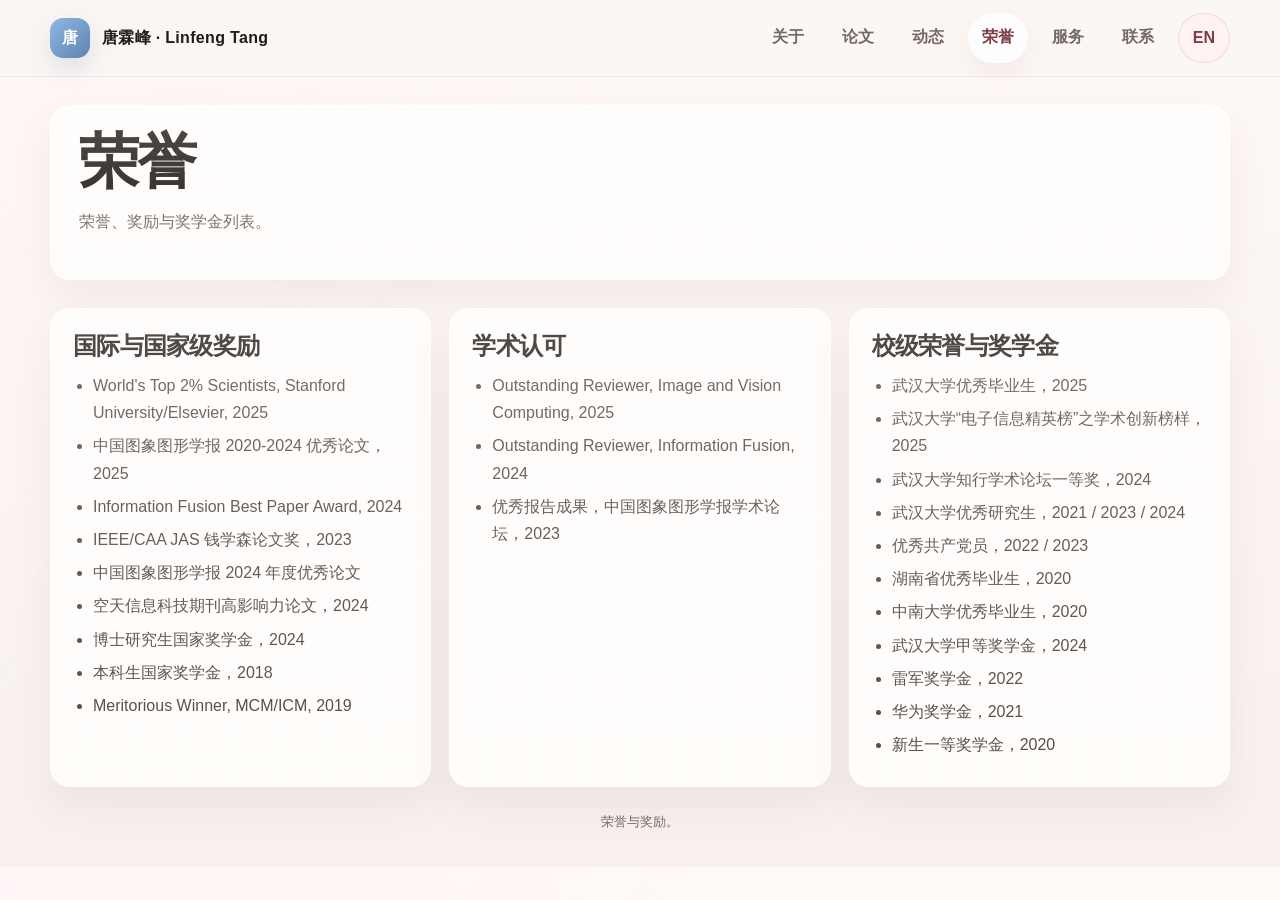
<file: honors.html>
<!doctype html>
<html lang="zh-CN">
<head>
  <meta charset="utf-8">
  <meta name="viewport" content="width=device-width, initial-scale=1">
  <title>唐霖峰 | 荣誉</title>
  <meta name="description" content="唐霖峰的荣誉、奖励与奖学金。">
  <link rel="alternate" hreflang="zh-CN" href="./honors.html">
  <link rel="alternate" hreflang="en" href="./en/honors.html">
  <link rel="stylesheet" href="./styles.css?v=20260426-award-icon">
</head>
<body>
  <header class="topbar">
    <div class="wrap topbar-inner">
      <a class="brand" href="./index.html">
        <span class="brand-mark">唐</span>
        <span>唐霖峰 · Linfeng Tang</span>
      </a>
      <nav class="nav">
        <a href="./index.html">关于</a>
        <a href="./publications.html">论文</a>
        <a href="./news.html">动态</a>
        <a class="current" href="./honors.html">荣誉</a>
        <a href="./services.html">服务</a>
        <a href="./contact.html">联系</a>
        <a class="lang-link" href="./en/honors.html">EN</a>
      </nav>
    </div>
  </header>

  <main class="wrap">
    <section class="page-hero">
      <div class="hero-card">
        <h1>荣誉</h1>
        <p>荣誉、奖励与奖学金列表。</p>
      </div>
    </section>

    <section class="section">
      <div class="honor-grid">
        <article class="list-card">
          <h3>国际与国家级奖励</h3>
          <ul class="plain-list">
            <li>World&#x27;s Top 2% Scientists, Stanford University/Elsevier, 2025</li>
            <li>中国图象图形学报 2020-2024 优秀论文，2025</li>
            <li>Information Fusion Best Paper Award, 2024</li>
            <li>IEEE/CAA JAS 钱学森论文奖，2023</li>
            <li>中国图象图形学报 2024 年度优秀论文</li>
            <li>空天信息科技期刊高影响力论文，2024</li>
            <li>博士研究生国家奖学金，2024</li>
            <li>本科生国家奖学金，2018</li>
            <li>Meritorious Winner, MCM/ICM, 2019</li>
          </ul>
        </article>
        <article class="list-card">
          <h3>学术认可</h3>
          <ul class="plain-list">
            <li>Outstanding Reviewer, Image and Vision Computing, 2025</li>
            <li>Outstanding Reviewer, Information Fusion, 2024</li>
            <li>优秀报告成果，中国图象图形学报学术论坛，2023</li>
          </ul>
        </article>
        <article class="list-card">
          <h3>校级荣誉与奖学金</h3>
          <ul class="plain-list">
            <li>武汉大学优秀毕业生，2025</li>
            <li>武汉大学“电子信息精英榜”之学术创新榜样，2025</li>
            <li>武汉大学知行学术论坛一等奖，2024</li>
            <li>武汉大学优秀研究生，2021 / 2023 / 2024</li>
            <li>优秀共产党员，2022 / 2023</li>
            <li>湖南省优秀毕业生，2020</li>
            <li>中南大学优秀毕业生，2020</li>
            <li>武汉大学甲等奖学金，2024</li>
            <li>雷军奖学金，2022</li>
            <li>华为奖学金，2021</li>
            <li>新生一等奖学金，2020</li>
          </ul>
        </article>
      </div>
    </section>

    <div class="footer">荣誉与奖励。</div>
  </main>
</body>
</html>
</file>
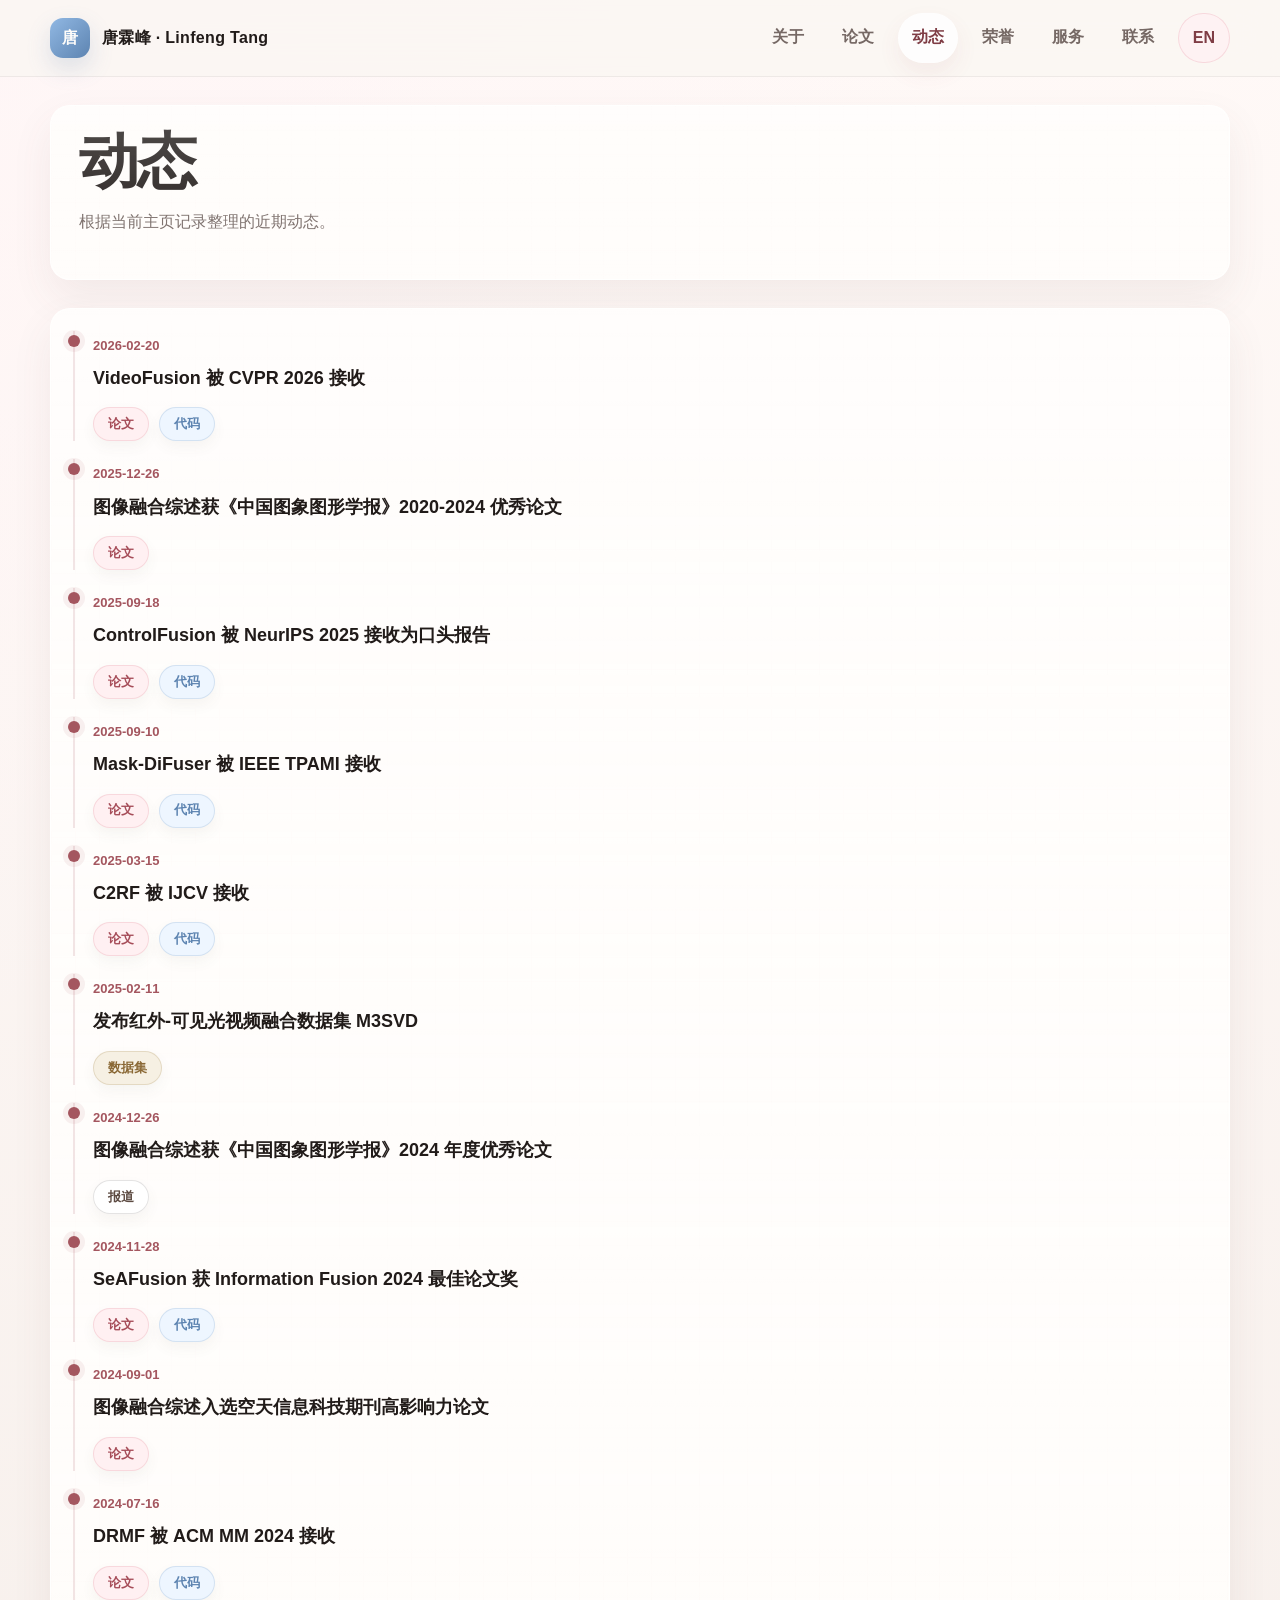
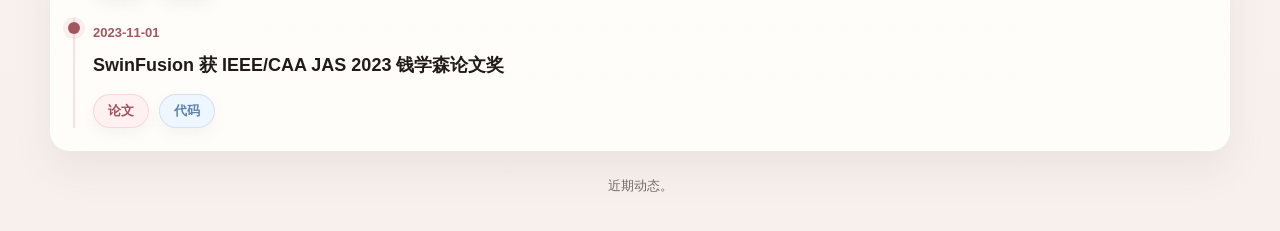
<file: news.html>
<!doctype html>
<html lang="zh-CN">
<head>
  <meta charset="utf-8">
  <meta name="viewport" content="width=device-width, initial-scale=1">
  <title>唐霖峰 | 动态</title>
  <meta name="description" content="唐霖峰近期动态。">
  <link rel="alternate" hreflang="zh-CN" href="./news.html">
  <link rel="alternate" hreflang="en" href="./en/news.html">
  <link rel="stylesheet" href="./styles.css?v=20260426-award-icon">
</head>
<body>
  <header class="topbar">
    <div class="wrap topbar-inner">
      <a class="brand" href="./index.html">
        <span class="brand-mark">唐</span>
        <span>唐霖峰 · Linfeng Tang</span>
      </a>
      <nav class="nav">
        <a href="./index.html">关于</a>
        <a href="./publications.html">论文</a>
        <a class="current" href="./news.html">动态</a>
        <a href="./honors.html">荣誉</a>
        <a href="./services.html">服务</a>
        <a href="./contact.html">联系</a>
        <a class="lang-link" href="./en/news.html">EN</a>
      </nav>
    </div>
  </header>

  <main class="wrap">
    <section class="page-hero">
      <div class="hero-card">
        <h1>动态</h1>
        <p>根据当前主页记录整理的近期动态。</p>
      </div>
    </section>

    <section class="section">
      <div class="timeline-card">
        <div class="timeline-list">
          <div class="timeline-item">
            <span>2026-02-20</span>
            <strong>VideoFusion 被 CVPR 2026 接收</strong>
            <div class="mini-actions"><a class="mini-btn paper" href="https://arxiv.org/abs/2503.23359" target="_blank" rel="noreferrer">论文</a><a class="mini-btn code" href="https://github.com/Linfeng-Tang/VideoFusion" target="_blank" rel="noreferrer">代码</a></div>
          </div>
          <div class="timeline-item">
            <span>2025-12-26</span>
            <strong>图像融合综述获《中国图象图形学报》2020-2024 优秀论文</strong>
            <div class="mini-actions"><a class="mini-btn paper" href="https://www.cjig.cn/thesisDetails#10.11834/jig.220422&lang=zh" target="_blank" rel="noreferrer">论文</a></div>
          </div>
          <div class="timeline-item">
            <span>2025-09-18</span>
            <strong>ControlFusion 被 NeurIPS 2025 接收为口头报告</strong>
            <div class="mini-actions"><a class="mini-btn paper" href="https://arxiv.org/pdf/2503.23356" target="_blank" rel="noreferrer">论文</a><a class="mini-btn code" href="https://github.com/Linfeng-Tang/ControlFusion" target="_blank" rel="noreferrer">代码</a></div>
          </div>
          <div class="timeline-item">
            <span>2025-09-10</span>
            <strong>Mask-DiFuser 被 IEEE TPAMI 接收</strong>
            <div class="mini-actions"><a class="mini-btn paper" href="https://ieeexplore.ieee.org/document/11162636" target="_blank" rel="noreferrer">论文</a><a class="mini-btn code" href="https://github.com/Linfeng-Tang/Mask-DiFuser" target="_blank" rel="noreferrer">代码</a></div>
          </div>
          <div class="timeline-item">
            <span>2025-03-15</span>
            <strong>C2RF 被 IJCV 接收</strong>
            <div class="mini-actions"><a class="mini-btn paper" href="https://link.springer.com/article/10.1007/s11263-025-02427-1" target="_blank" rel="noreferrer">论文</a><a class="mini-btn code" href="https://github.com/Linfeng-Tang/C2RF" target="_blank" rel="noreferrer">代码</a></div>
          </div>
          <div class="timeline-item">
            <span>2025-02-11</span>
            <strong>发布红外-可见光视频融合数据集 M3SVD</strong>
            <div class="mini-actions"><a class="mini-btn data" href="https://github.com/Linfeng-Tang/M3SVD" target="_blank" rel="noreferrer">数据集</a></div>
          </div>
          <div class="timeline-item">
            <span>2024-12-26</span>
            <strong>图像融合综述获《中国图象图形学报》2024 年度优秀论文</strong>
            <div class="mini-actions"><a class="mini-btn note" href="https://mp.weixin.qq.com/s?__biz=MzU1NzM4MjgzOA==&mid=2247536019&idx=1&sn=086193c8064ae58bc1f05de26faaee61" target="_blank" rel="noreferrer">报道</a></div>
          </div>
          <div class="timeline-item">
            <span>2024-11-28</span>
            <strong>SeAFusion 获 Information Fusion 2024 最佳论文奖</strong>
            <div class="mini-actions"><a class="mini-btn paper" href="https://www.sciencedirect.com/science/article/pii/S1566253521002542" target="_blank" rel="noreferrer">论文</a><a class="mini-btn code" href="https://github.com/Linfeng-Tang/SeAFusion" target="_blank" rel="noreferrer">代码</a></div>
          </div>
          <div class="timeline-item">
            <span>2024-09-01</span>
            <strong>图像融合综述入选空天信息科技期刊高影响力论文</strong>
            <div class="mini-actions"><a class="mini-btn paper" href="https://txtx.publish.founderss.cn/zh/article/doi/10.11834/jig.220422/" target="_blank" rel="noreferrer">论文</a></div>
          </div>
          <div class="timeline-item">
            <span>2024-07-16</span>
            <strong>DRMF 被 ACM MM 2024 接收</strong>
            <div class="mini-actions"><a class="mini-btn paper" href="https://dl.acm.org/doi/10.1145/3664647.3681064" target="_blank" rel="noreferrer">论文</a><a class="mini-btn code" href="https://github.com/Linfeng-Tang/DRMF" target="_blank" rel="noreferrer">代码</a></div>
          </div>
          <div class="timeline-item">
            <span>2023-11-01</span>
            <strong>SwinFusion 获 IEEE/CAA JAS 2023 钱学森论文奖</strong>
            <div class="mini-actions"><a class="mini-btn paper" href="https://ieeexplore.ieee.org/document/9812535" target="_blank" rel="noreferrer">论文</a><a class="mini-btn code" href="https://github.com/Linfeng-Tang/SwinFusion" target="_blank" rel="noreferrer">代码</a></div>
          </div>
        </div>
      </div>
    </section>

    <div class="footer">近期动态。</div>
  </main>
</body>
</html>
</file>
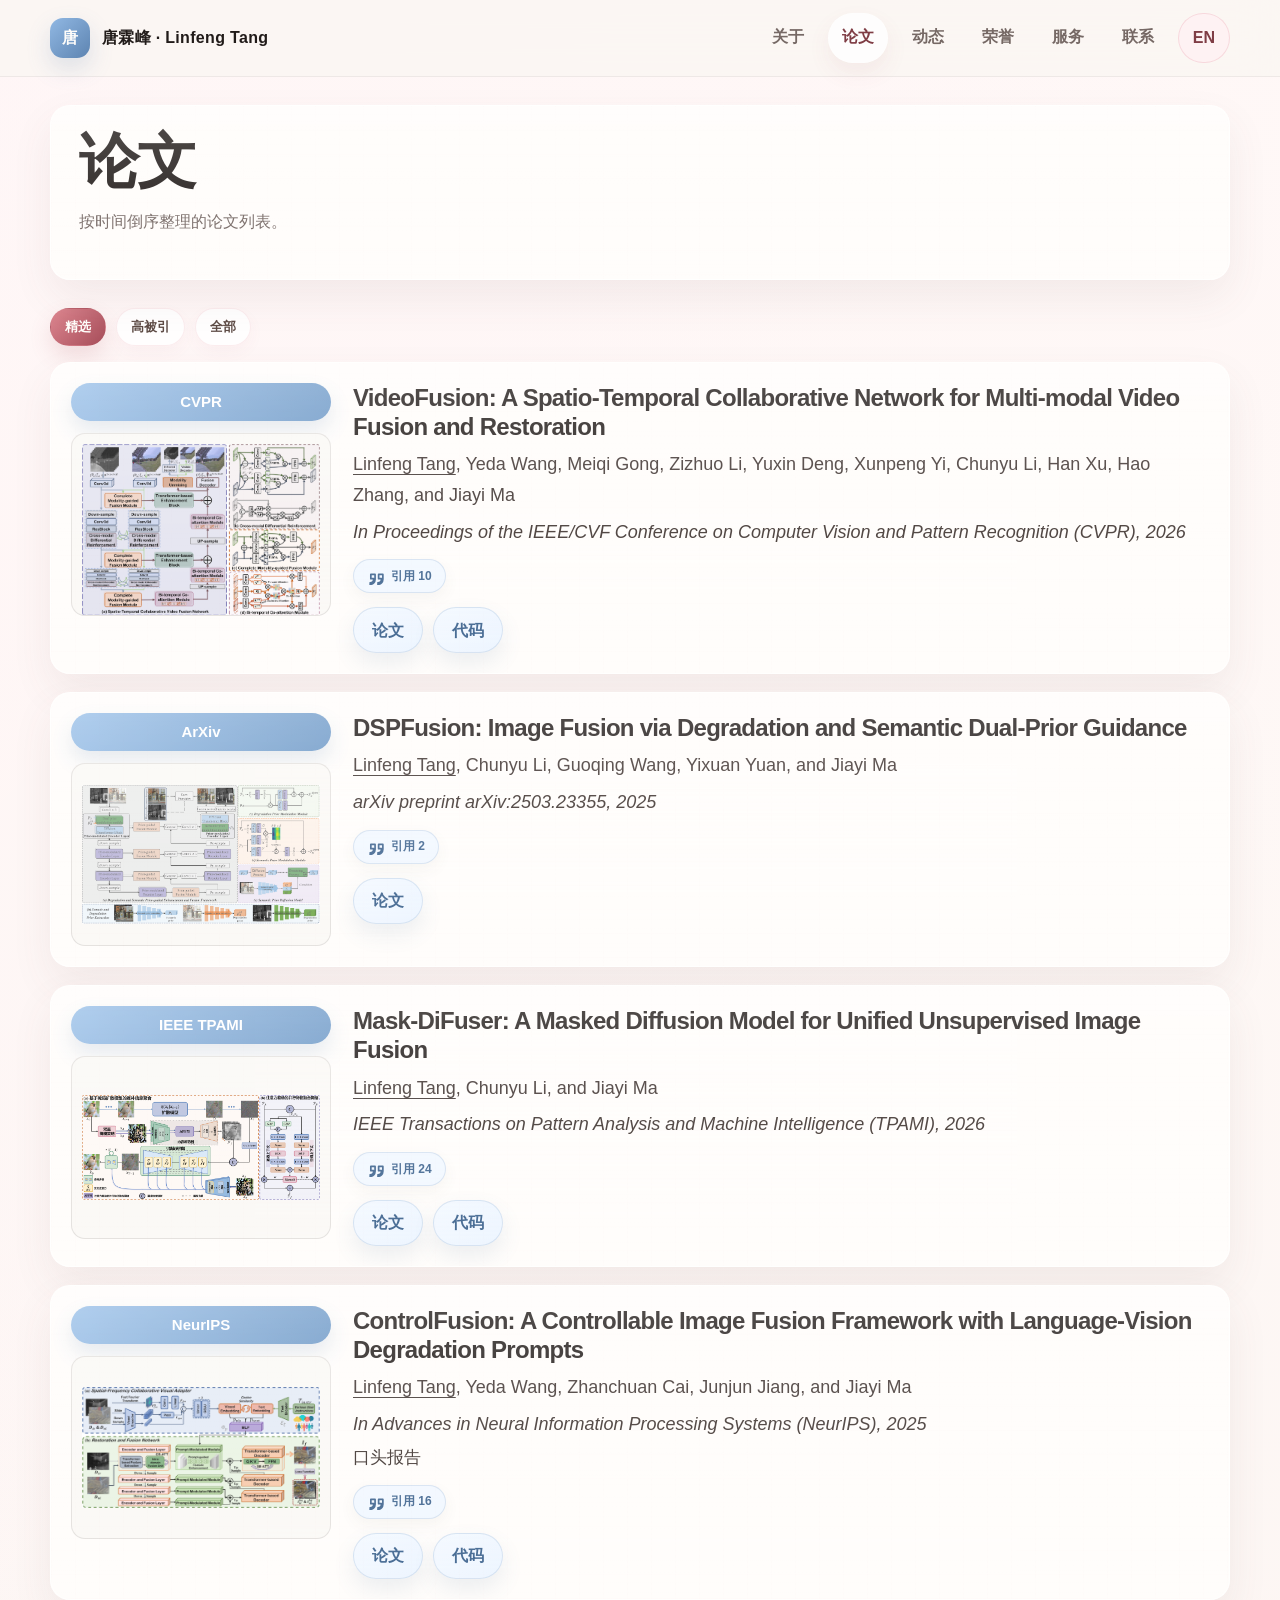
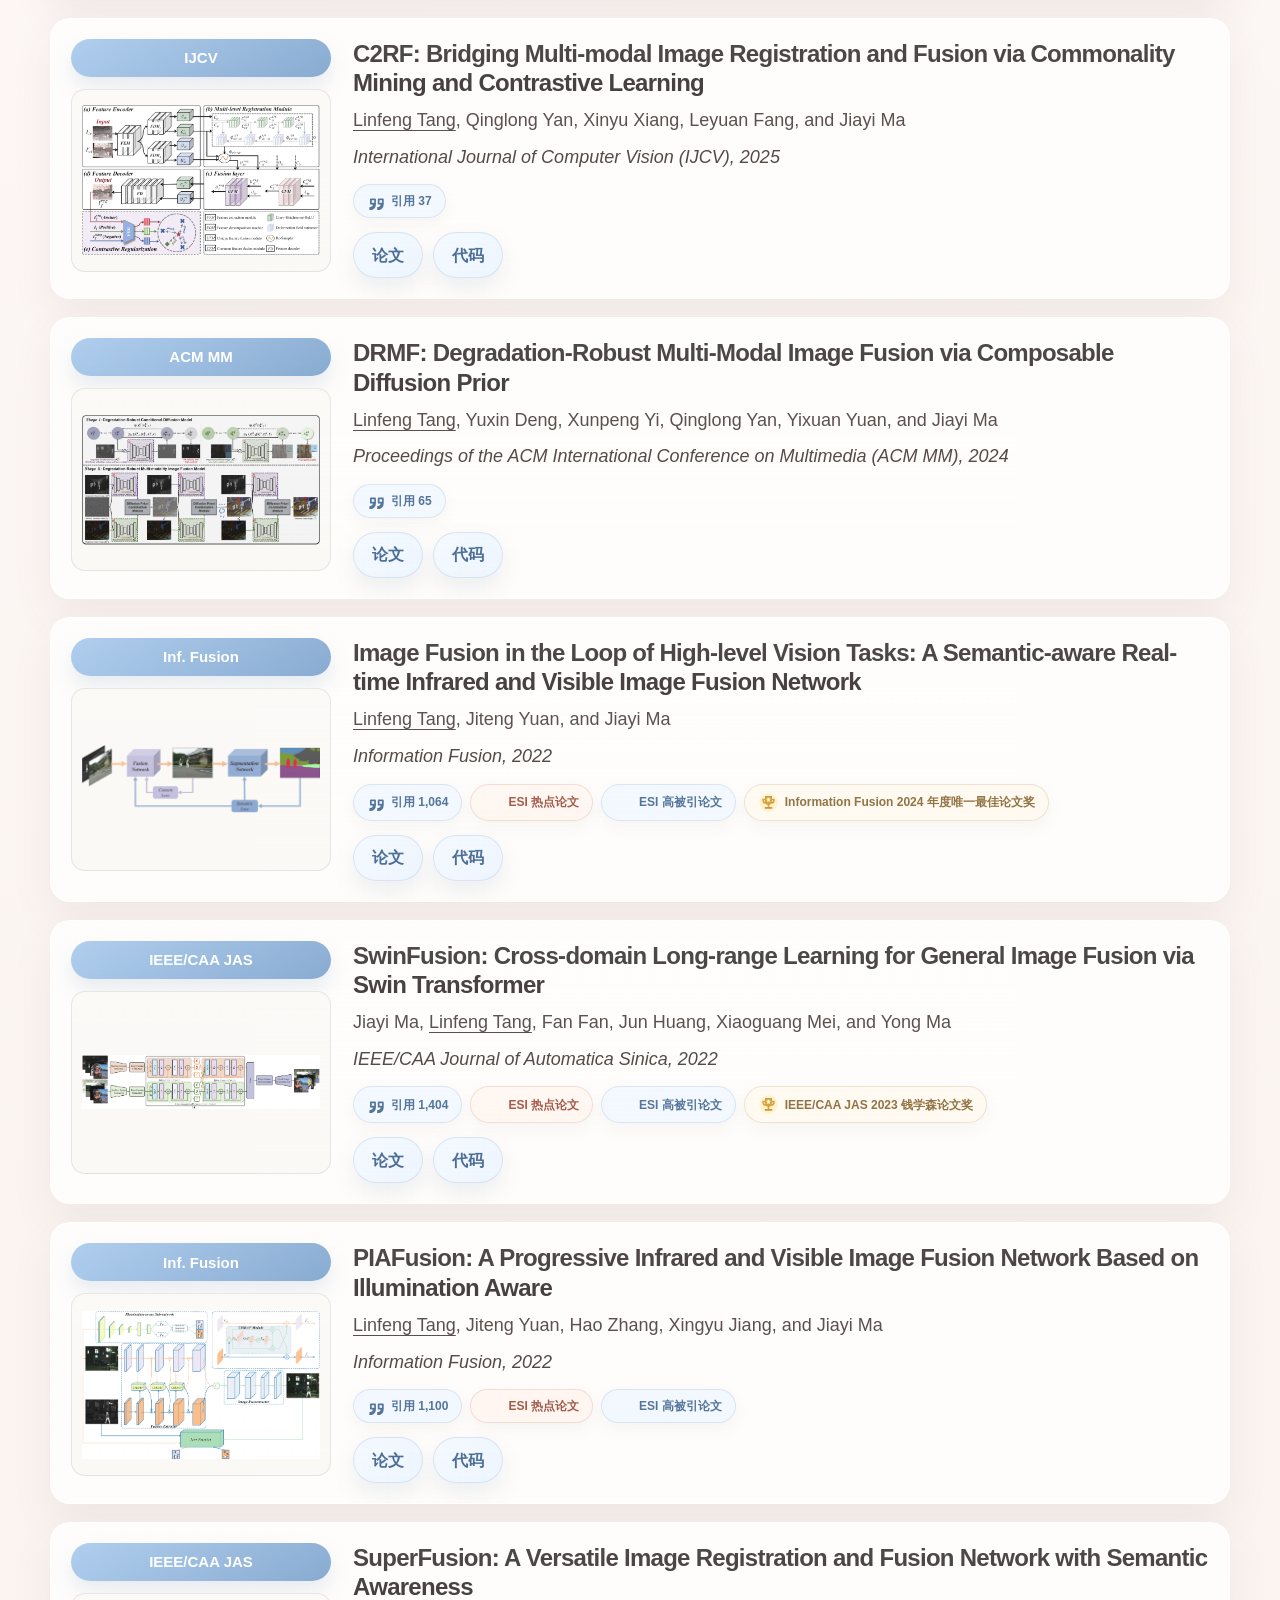
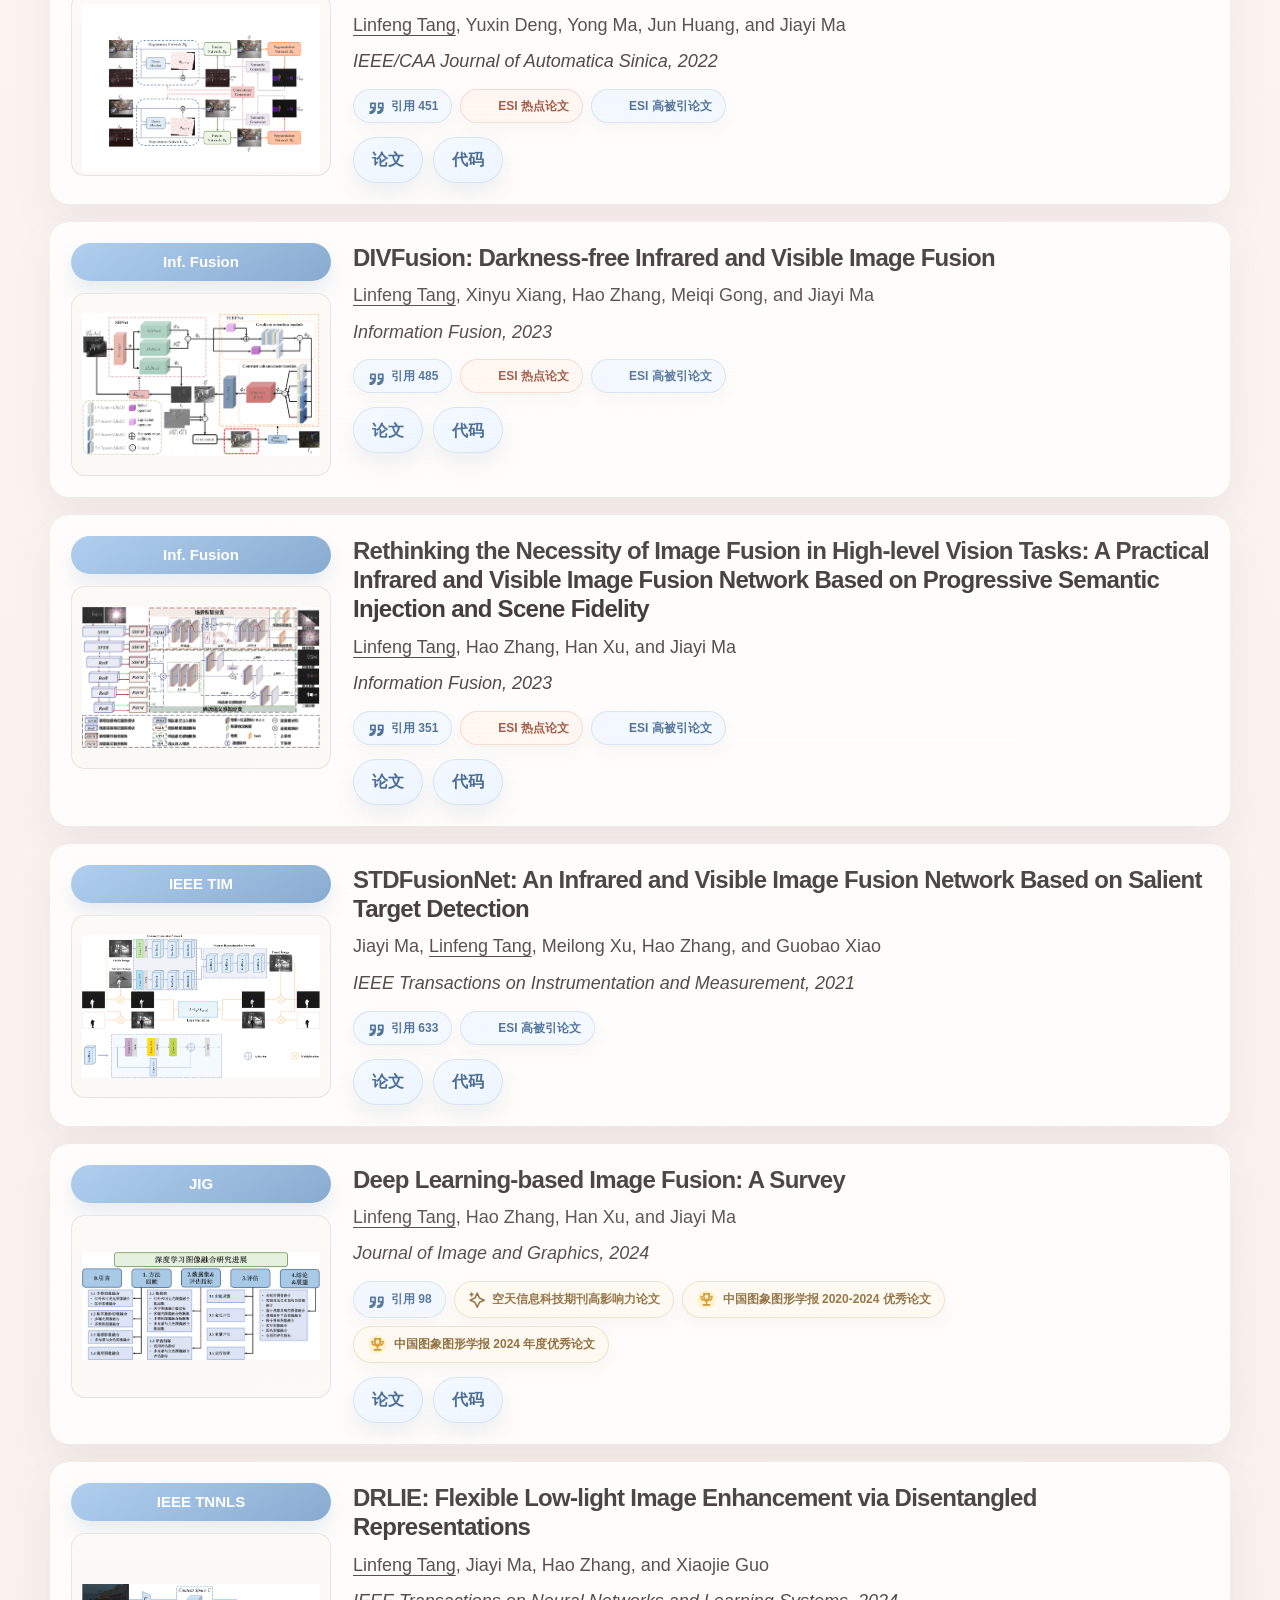
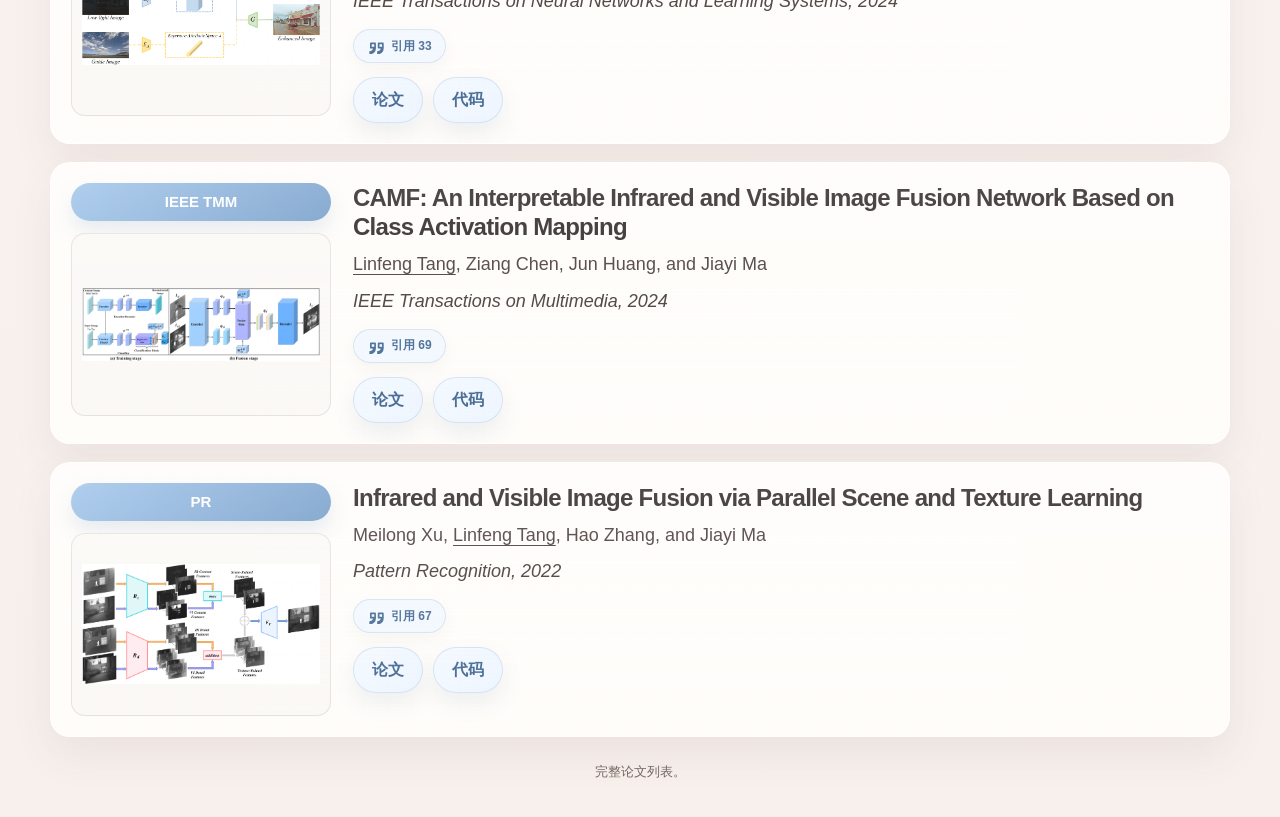
<file: publications.html>
<!doctype html>
<html lang="zh-CN">
<head>
  <meta charset="utf-8">
  <meta name="viewport" content="width=device-width, initial-scale=1">
  <title>唐霖峰 | 论文</title>
  <meta name="description" content="唐霖峰完整论文列表。">
  <link rel="alternate" hreflang="zh-CN" href="./publications.html">
  <link rel="alternate" hreflang="en" href="./en/publications.html">
  <link rel="stylesheet" href="./styles.css?v=20260426-award-icon">
</head>
<body>
  <header class="topbar">
    <div class="wrap topbar-inner">
      <a class="brand" href="./index.html">
        <span class="brand-mark">唐</span>
        <span>唐霖峰 · Linfeng Tang</span>
      </a>
      <nav class="nav">
        <a href="./index.html">关于</a>
        <a class="current" href="./publications.html">论文</a>
        <a href="./news.html">动态</a>
        <a href="./honors.html">荣誉</a>
        <a href="./services.html">服务</a>
        <a href="./contact.html">联系</a>
        <a class="lang-link" href="./en/publications.html">EN</a>
      </nav>
    </div>
  </header>

  <main class="wrap">
    <section class="page-hero">
      <div class="hero-card">
        <h1>论文</h1>
        <p>按时间倒序整理的论文列表。</p>
      </div>
    </section>

    <section class="section">
      <div class="filter-bar" aria-label="Publication filters">
        <button class="filter-btn active" type="button" data-filter="selected">精选</button>
        <button class="filter-btn" type="button" data-filter="highly-cited">高被引</button>
        <button class="filter-btn" type="button" data-filter="all">全部</button>
      </div>
      <div class="publication-list">
        <article class="pub-item" id="videofusion" data-groups="selected all">
          <div class="pub-media">
            <div class="venue-badge">CVPR</div>
            <div class="pub-thumb"><img src="./assets/img/publication_preview/VideoFusion.jpg" alt="videofusion"></div>
          </div>
          <div>
            <h3><a href="https://arxiv.org/abs/2503.23359" target="_blank" rel="noreferrer">VideoFusion: A Spatio-Temporal Collaborative Network for Multi-modal Video Fusion and Restoration</a></h3>
            <div class="pub-authors"><span class="me">Linfeng Tang</span>, Yeda Wang, Meiqi Gong, Zizhuo Li, Yuxin Deng, Xunpeng Yi, Chunyu Li, Han Xu, Hao Zhang, and Jiayi Ma</div>
            <div class="pub-venue">In Proceedings of the IEEE/CVF Conference on Computer Vision and Pattern Recognition (CVPR), 2026</div>
            <div class="pub-highlights"><span class="badge-citation">引用 10</span></div>
            <div class="pub-actions"><a class="paper-btn" href="https://arxiv.org/abs/2503.23359" target="_blank" rel="noreferrer">论文</a><a class="paper-btn" href="https://github.com/Linfeng-Tang/VideoFusion" target="_blank" rel="noreferrer">代码</a></div>
          </div>
        </article>

        <article class="pub-item" id="dspfusion" data-groups="all">
          <div class="pub-media">
            <div class="venue-badge">ArXiv</div>
            <div class="pub-thumb"><img src="./assets/img/publication_preview/DSPFusion.jpg" alt="dspfusion"></div>
          </div>
          <div>
            <h3><a href="https://arxiv.org/abs/2503.23355" target="_blank" rel="noreferrer">DSPFusion: Image Fusion via Degradation and Semantic Dual-Prior Guidance</a></h3>
            <div class="pub-authors"><span class="me">Linfeng Tang</span>, Chunyu Li, Guoqing Wang, Yixuan Yuan, and Jiayi Ma</div>
            <div class="pub-venue">arXiv preprint arXiv:2503.23355, 2025</div>
            <div class="pub-highlights"><span class="badge-citation">引用 2</span></div>
            <div class="pub-actions"><a class="paper-btn" href="https://arxiv.org/abs/2503.23355" target="_blank" rel="noreferrer">论文</a></div>
          </div>
        </article>

        <article class="pub-item" id="mask-difuser" data-groups="selected all">
          <div class="pub-media">
            <div class="venue-badge">IEEE TPAMI</div>
            <div class="pub-thumb"><img src="./assets/img/publication_preview/Mask-DiFuser.jpg" alt="mask-difuser"></div>
          </div>
          <div>
            <h3><a href="https://ieeexplore.ieee.org/document/11162636" target="_blank" rel="noreferrer">Mask-DiFuser: A Masked Diffusion Model for Unified Unsupervised Image Fusion</a></h3>
            <div class="pub-authors"><span class="me">Linfeng Tang</span>, Chunyu Li, and Jiayi Ma</div>
            <div class="pub-venue">IEEE Transactions on Pattern Analysis and Machine Intelligence (TPAMI), 2026</div>
            <div class="pub-highlights"><span class="badge-citation">引用 24</span></div>
            <div class="pub-actions"><a class="paper-btn" href="https://ieeexplore.ieee.org/document/11162636" target="_blank" rel="noreferrer">论文</a><a class="paper-btn" href="https://github.com/Linfeng-Tang/Mask-DiFuser" target="_blank" rel="noreferrer">代码</a></div>
          </div>
        </article>

        <article class="pub-item" id="controlfusion" data-groups="selected all">
          <div class="pub-media">
            <div class="venue-badge">NeurIPS</div>
            <div class="pub-thumb"><img src="./assets/img/publication_preview/ControlFusion.jpg" alt="controlfusion"></div>
          </div>
          <div>
            <h3><a href="https://arxiv.org/pdf/2503.23356" target="_blank" rel="noreferrer">ControlFusion: A Controllable Image Fusion Framework with Language-Vision Degradation Prompts</a></h3>
            <div class="pub-authors"><span class="me">Linfeng Tang</span>, Yeda Wang, Zhanchuan Cai, Junjun Jiang, and Jiayi Ma</div>
            <div class="pub-venue">In Advances in Neural Information Processing Systems (NeurIPS), 2025</div>
            <div class="pub-note">口头报告</div>
            <div class="pub-highlights"><span class="badge-citation">引用 16</span></div>
            <div class="pub-actions"><a class="paper-btn" href="https://arxiv.org/pdf/2503.23356" target="_blank" rel="noreferrer">论文</a><a class="paper-btn" href="https://github.com/Linfeng-Tang/ControlFusion" target="_blank" rel="noreferrer">代码</a></div>
          </div>
        </article>

        <article class="pub-item" id="c2rf" data-groups="selected all">
          <div class="pub-media">
            <div class="venue-badge">IJCV</div>
            <div class="pub-thumb"><img src="./assets/img/publication_preview/C2RF.jpg" alt="c2rf"></div>
          </div>
          <div>
            <h3><a href="https://link.springer.com/article/10.1007/s11263-025-02427-1" target="_blank" rel="noreferrer">C2RF: Bridging Multi-modal Image Registration and Fusion via Commonality Mining and Contrastive Learning</a></h3>
            <div class="pub-authors"><span class="me">Linfeng Tang</span>, Qinglong Yan, Xinyu Xiang, Leyuan Fang, and Jiayi Ma</div>
            <div class="pub-venue">International Journal of Computer Vision (IJCV), 2025</div>
            <div class="pub-highlights"><span class="badge-citation">引用 37</span></div>
            <div class="pub-actions"><a class="paper-btn" href="https://link.springer.com/article/10.1007/s11263-025-02427-1" target="_blank" rel="noreferrer">论文</a><a class="paper-btn" href="https://github.com/Linfeng-Tang/C2RF" target="_blank" rel="noreferrer">代码</a></div>
          </div>
        </article>

        <article class="pub-item" id="drmf" data-groups="all">
          <div class="pub-media">
            <div class="venue-badge">ACM MM</div>
            <div class="pub-thumb"><img src="./assets/img/publication_preview/DRMF.jpg" alt="drmf"></div>
          </div>
          <div>
            <h3><a href="https://dl.acm.org/doi/10.1145/3664647.3681064" target="_blank" rel="noreferrer">DRMF: Degradation-Robust Multi-Modal Image Fusion via Composable Diffusion Prior</a></h3>
            <div class="pub-authors"><span class="me">Linfeng Tang</span>, Yuxin Deng, Xunpeng Yi, Qinglong Yan, Yixuan Yuan, and Jiayi Ma</div>
            <div class="pub-venue">Proceedings of the ACM International Conference on Multimedia (ACM MM), 2024</div>
            <div class="pub-highlights"><span class="badge-citation">引用 65</span></div>
            <div class="pub-actions"><a class="paper-btn" href="https://dl.acm.org/doi/10.1145/3664647.3681064" target="_blank" rel="noreferrer">论文</a><a class="paper-btn" href="https://github.com/Linfeng-Tang/DRMF" target="_blank" rel="noreferrer">代码</a></div>
          </div>
        </article>

        <article class="pub-item" id="seafusion" data-groups="selected highly-cited all">
          <div class="pub-media">
            <div class="venue-badge">Inf. Fusion</div>
            <div class="pub-thumb"><img src="./assets/img/publication_preview/SeAFusion.jpg" alt="seafusion"></div>
          </div>
          <div>
            <h3><a href="https://www.sciencedirect.com/science/article/pii/S1566253521002542" target="_blank" rel="noreferrer">Image Fusion in the Loop of High-level Vision Tasks: A Semantic-aware Real-time Infrared and Visible Image Fusion Network</a></h3>
            <div class="pub-authors"><span class="me">Linfeng Tang</span>, Jiteng Yuan, and Jiayi Ma</div>
            <div class="pub-venue">Information Fusion, 2022</div>
            <div class="pub-highlights"><span class="badge-citation">引用 1,064</span><span class="badge-hot">ESI 热点论文</span><span class="badge-cited">ESI 高被引论文</span><span class="badge-award">Information Fusion 2024 年度唯一最佳论文奖</span></div>
            <div class="pub-actions"><a class="paper-btn" href="https://www.sciencedirect.com/science/article/pii/S1566253521002542" target="_blank" rel="noreferrer">论文</a><a class="paper-btn" href="https://github.com/Linfeng-Tang/SeAFusion" target="_blank" rel="noreferrer">代码</a></div>
          </div>
        </article>

        <article class="pub-item" id="swinfusion" data-groups="selected highly-cited all">
          <div class="pub-media">
            <div class="venue-badge">IEEE/CAA JAS</div>
            <div class="pub-thumb"><img src="./assets/img/publication_preview/SwinFusion.jpg" alt="swinfusion"></div>
          </div>
          <div>
            <h3><a href="https://ieeexplore.ieee.org/document/9812535" target="_blank" rel="noreferrer">SwinFusion: Cross-domain Long-range Learning for General Image Fusion via Swin Transformer</a></h3>
            <div class="pub-authors">Jiayi Ma, <span class="me">Linfeng Tang</span>, Fan Fan, Jun Huang, Xiaoguang Mei, and Yong Ma</div>
            <div class="pub-venue">IEEE/CAA Journal of Automatica Sinica, 2022</div>
            <div class="pub-highlights"><span class="badge-citation">引用 1,404</span><span class="badge-hot">ESI 热点论文</span><span class="badge-cited">ESI 高被引论文</span><span class="badge-award">IEEE/CAA JAS 2023 钱学森论文奖</span></div>
            <div class="pub-actions"><a class="paper-btn" href="https://ieeexplore.ieee.org/document/9812535" target="_blank" rel="noreferrer">论文</a><a class="paper-btn" href="https://github.com/Linfeng-Tang/SwinFusion" target="_blank" rel="noreferrer">代码</a></div>
          </div>
        </article>

        <article class="pub-item" id="piafusion" data-groups="selected highly-cited all">
          <div class="pub-media">
            <div class="venue-badge">Inf. Fusion</div>
            <div class="pub-thumb"><img src="./assets/img/publication_preview/PIAFusion.jpg" alt="piafusion"></div>
          </div>
          <div>
            <h3><a href="https://www.sciencedirect.com/science/article/pii/S156625352200032X" target="_blank" rel="noreferrer">PIAFusion: A Progressive Infrared and Visible Image Fusion Network Based on Illumination Aware</a></h3>
            <div class="pub-authors"><span class="me">Linfeng Tang</span>, Jiteng Yuan, Hao Zhang, Xingyu Jiang, and Jiayi Ma</div>
            <div class="pub-venue">Information Fusion, 2022</div>
            <div class="pub-highlights"><span class="badge-citation">引用 1,100</span><span class="badge-hot">ESI 热点论文</span><span class="badge-cited">ESI 高被引论文</span></div>
            <div class="pub-actions"><a class="paper-btn" href="https://www.sciencedirect.com/science/article/pii/S156625352200032X" target="_blank" rel="noreferrer">论文</a><a class="paper-btn" href="https://github.com/Linfeng-Tang/PIAFusion" target="_blank" rel="noreferrer">代码</a></div>
          </div>
        </article>

        <article class="pub-item" id="superfusion" data-groups="highly-cited all">
          <div class="pub-media">
            <div class="venue-badge">IEEE/CAA JAS</div>
            <div class="pub-thumb"><img src="./assets/img/publication_preview/SuperFusion.jpg" alt="superfusion"></div>
          </div>
          <div>
            <h3><a href="https://ieeexplore.ieee.org/document/9970457" target="_blank" rel="noreferrer">SuperFusion: A Versatile Image Registration and Fusion Network with Semantic Awareness</a></h3>
            <div class="pub-authors"><span class="me">Linfeng Tang</span>, Yuxin Deng, Yong Ma, Jun Huang, and Jiayi Ma</div>
            <div class="pub-venue">IEEE/CAA Journal of Automatica Sinica, 2022</div>
            <div class="pub-highlights"><span class="badge-citation">引用 451</span><span class="badge-hot">ESI 热点论文</span><span class="badge-cited">ESI 高被引论文</span></div>
            <div class="pub-actions"><a class="paper-btn" href="https://ieeexplore.ieee.org/document/9970457" target="_blank" rel="noreferrer">论文</a><a class="paper-btn" href="https://github.com/Linfeng-Tang/SuperFusion" target="_blank" rel="noreferrer">代码</a></div>
          </div>
        </article>

        <article class="pub-item" id="divfusion" data-groups="highly-cited all">
          <div class="pub-media">
            <div class="venue-badge">Inf. Fusion</div>
            <div class="pub-thumb"><img src="./assets/img/publication_preview/DIVFusion.jpg" alt="divfusion"></div>
          </div>
          <div>
            <h3><a href="https://www.sciencedirect.com/science/article/pii/S156625352200210X" target="_blank" rel="noreferrer">DIVFusion: Darkness-free Infrared and Visible Image Fusion</a></h3>
            <div class="pub-authors"><span class="me">Linfeng Tang</span>, Xinyu Xiang, Hao Zhang, Meiqi Gong, and Jiayi Ma</div>
            <div class="pub-venue">Information Fusion, 2023</div>
            <div class="pub-highlights"><span class="badge-citation">引用 485</span><span class="badge-hot">ESI 热点论文</span><span class="badge-cited">ESI 高被引论文</span></div>
            <div class="pub-actions"><a class="paper-btn" href="https://www.sciencedirect.com/science/article/pii/S156625352200210X" target="_blank" rel="noreferrer">论文</a><a class="paper-btn" href="https://github.com/Linfeng-Tang/DIVFusion" target="_blank" rel="noreferrer">代码</a></div>
          </div>
        </article>

        <article class="pub-item" id="psfusion" data-groups="highly-cited all">
          <div class="pub-media">
            <div class="venue-badge">Inf. Fusion</div>
            <div class="pub-thumb"><img src="./assets/img/publication_preview/PSFusion.jpg" alt="psfusion"></div>
          </div>
          <div>
            <h3><a href="https://www.sciencedirect.com/science/article/pii/S1566253523001860" target="_blank" rel="noreferrer">Rethinking the Necessity of Image Fusion in High-level Vision Tasks: A Practical Infrared and Visible Image Fusion Network Based on Progressive Semantic Injection and Scene Fidelity</a></h3>
            <div class="pub-authors"><span class="me">Linfeng Tang</span>, Hao Zhang, Han Xu, and Jiayi Ma</div>
            <div class="pub-venue">Information Fusion, 2023</div>
            <div class="pub-highlights"><span class="badge-citation">引用 351</span><span class="badge-hot">ESI 热点论文</span><span class="badge-cited">ESI 高被引论文</span></div>
            <div class="pub-actions"><a class="paper-btn" href="https://www.sciencedirect.com/science/article/pii/S1566253523001860" target="_blank" rel="noreferrer">论文</a><a class="paper-btn" href="https://github.com/Linfeng-Tang/PSFusion" target="_blank" rel="noreferrer">代码</a></div>
          </div>
        </article>

        <article class="pub-item" id="stdfusionnet" data-groups="highly-cited all">
          <div class="pub-media">
            <div class="venue-badge">IEEE TIM</div>
            <div class="pub-thumb"><img src="./assets/img/publication_preview/STDFusionNet.jpg" alt="stdfusionnet"></div>
          </div>
          <div>
            <h3><a href="https://ieeexplore.ieee.org/document/9416507" target="_blank" rel="noreferrer">STDFusionNet: An Infrared and Visible Image Fusion Network Based on Salient Target Detection</a></h3>
            <div class="pub-authors">Jiayi Ma, <span class="me">Linfeng Tang</span>, Meilong Xu, Hao Zhang, and Guobao Xiao</div>
            <div class="pub-venue">IEEE Transactions on Instrumentation and Measurement, 2021</div>
            <div class="pub-highlights"><span class="badge-citation">引用 633</span><span class="badge-cited">ESI 高被引论文</span></div>
            <div class="pub-actions"><a class="paper-btn" href="https://ieeexplore.ieee.org/document/9416507" target="_blank" rel="noreferrer">论文</a><a class="paper-btn" href="https://github.com/Linfeng-Tang/STDFusionNet" target="_blank" rel="noreferrer">代码</a></div>
          </div>
        </article>

        <article class="pub-item" id="survey" data-groups="selected all">
          <div class="pub-media">
            <div class="venue-badge">JIG</div>
            <div class="pub-thumb"><img src="./assets/img/publication_preview/Survey.jpg" alt="survey"></div>
          </div>
          <div>
            <h3><a href="https://txtx.publish.founderss.cn/zh/article/doi/10.11834/jig.220422" target="_blank" rel="noreferrer">Deep Learning-based Image Fusion: A Survey</a></h3>
            <div class="pub-authors"><span class="me">Linfeng Tang</span>, Hao Zhang, Han Xu, and Jiayi Ma</div>
            <div class="pub-venue">Journal of Image and Graphics, 2024</div>
            <div class="pub-highlights"><span class="badge-citation">引用 98</span><span class="badge-note">空天信息科技期刊高影响力论文</span><span class="badge-award">中国图象图形学报 2020-2024 优秀论文</span><span class="badge-award">中国图象图形学报 2024 年度优秀论文</span></div>
            <div class="pub-actions"><a class="paper-btn" href="https://txtx.publish.founderss.cn/zh/article/doi/10.11834/jig.220422" target="_blank" rel="noreferrer">论文</a><a class="paper-btn" href="https://github.com/Linfeng-Tang/Image-Fusion" target="_blank" rel="noreferrer">代码</a></div>
          </div>
        </article>

        <article class="pub-item" id="drlie" data-groups="all">
          <div class="pub-media">
            <div class="venue-badge">IEEE TNNLS</div>
            <div class="pub-thumb"><img src="./assets/img/publication_preview/DRLIE.jpg" alt="drlie"></div>
          </div>
          <div>
            <h3><a href="https://ieeexplore.ieee.org/document/9833451" target="_blank" rel="noreferrer">DRLIE: Flexible Low-light Image Enhancement via Disentangled Representations</a></h3>
            <div class="pub-authors"><span class="me">Linfeng Tang</span>, Jiayi Ma, Hao Zhang, and Xiaojie Guo</div>
            <div class="pub-venue">IEEE Transactions on Neural Networks and Learning Systems, 2024</div>
            <div class="pub-highlights"><span class="badge-citation">引用 33</span></div>
            <div class="pub-actions"><a class="paper-btn" href="https://ieeexplore.ieee.org/document/9833451" target="_blank" rel="noreferrer">论文</a><a class="paper-btn" href="https://github.com/Linfeng-Tang/DRLIE" target="_blank" rel="noreferrer">代码</a></div>
          </div>
        </article>

        <article class="pub-item" id="camf" data-groups="all">
          <div class="pub-media">
            <div class="venue-badge">IEEE TMM</div>
            <div class="pub-thumb"><img src="./assets/img/publication_preview/CAMF.jpg" alt="camf"></div>
          </div>
          <div>
            <h3><a href="https://ieeexplore.ieee.org/document/10288391" target="_blank" rel="noreferrer">CAMF: An Interpretable Infrared and Visible Image Fusion Network Based on Class Activation Mapping</a></h3>
            <div class="pub-authors"><span class="me">Linfeng Tang</span>, Ziang Chen, Jun Huang, and Jiayi Ma</div>
            <div class="pub-venue">IEEE Transactions on Multimedia, 2024</div>
            <div class="pub-highlights"><span class="badge-citation">引用 69</span></div>
            <div class="pub-actions"><a class="paper-btn" href="https://ieeexplore.ieee.org/document/10288391" target="_blank" rel="noreferrer">论文</a><a class="paper-btn" href="https://github.com/Linfeng-Tang/CAMF" target="_blank" rel="noreferrer">代码</a></div>
          </div>
        </article>

        <article class="pub-item" id="pstlfusion" data-groups="all">
          <div class="pub-media">
            <div class="venue-badge">PR</div>
            <div class="pub-thumb"><img src="./assets/img/publication_preview/PSTLFusion.jpg" alt="pstlfusion"></div>
          </div>
          <div>
            <h3><a href="https://www.sciencedirect.com/science/article/pii/S0031320322004101" target="_blank" rel="noreferrer">Infrared and Visible Image Fusion via Parallel Scene and Texture Learning</a></h3>
            <div class="pub-authors">Meilong Xu, <span class="me">Linfeng Tang</span>, Hao Zhang, and Jiayi Ma</div>
            <div class="pub-venue">Pattern Recognition, 2022</div>
            <div class="pub-highlights"><span class="badge-citation">引用 67</span></div>
            <div class="pub-actions"><a class="paper-btn" href="https://www.sciencedirect.com/science/article/pii/S0031320322004101" target="_blank" rel="noreferrer">论文</a><a class="paper-btn" href="https://github.com/Melon-Xu/PSTLFusion" target="_blank" rel="noreferrer">代码</a></div>
          </div>
        </article>
      </div>
    </section>

    <div class="footer">完整论文列表。</div>
  </main>
  <script>
    const filterButtons = document.querySelectorAll(".filter-btn");
    const publicationItems = document.querySelectorAll(".pub-item");

    filterButtons.forEach((button) => {
      button.addEventListener("click", () => {
        const filter = button.dataset.filter;
        filterButtons.forEach((item) => item.classList.remove("active"));
        button.classList.add("active");
        publicationItems.forEach((item) => {
          const groups = (item.dataset.groups || "").split(" ");
          item.classList.toggle("hidden", !groups.includes(filter));
        });
      });
    });
  </script>
</body>
</html>
</file>
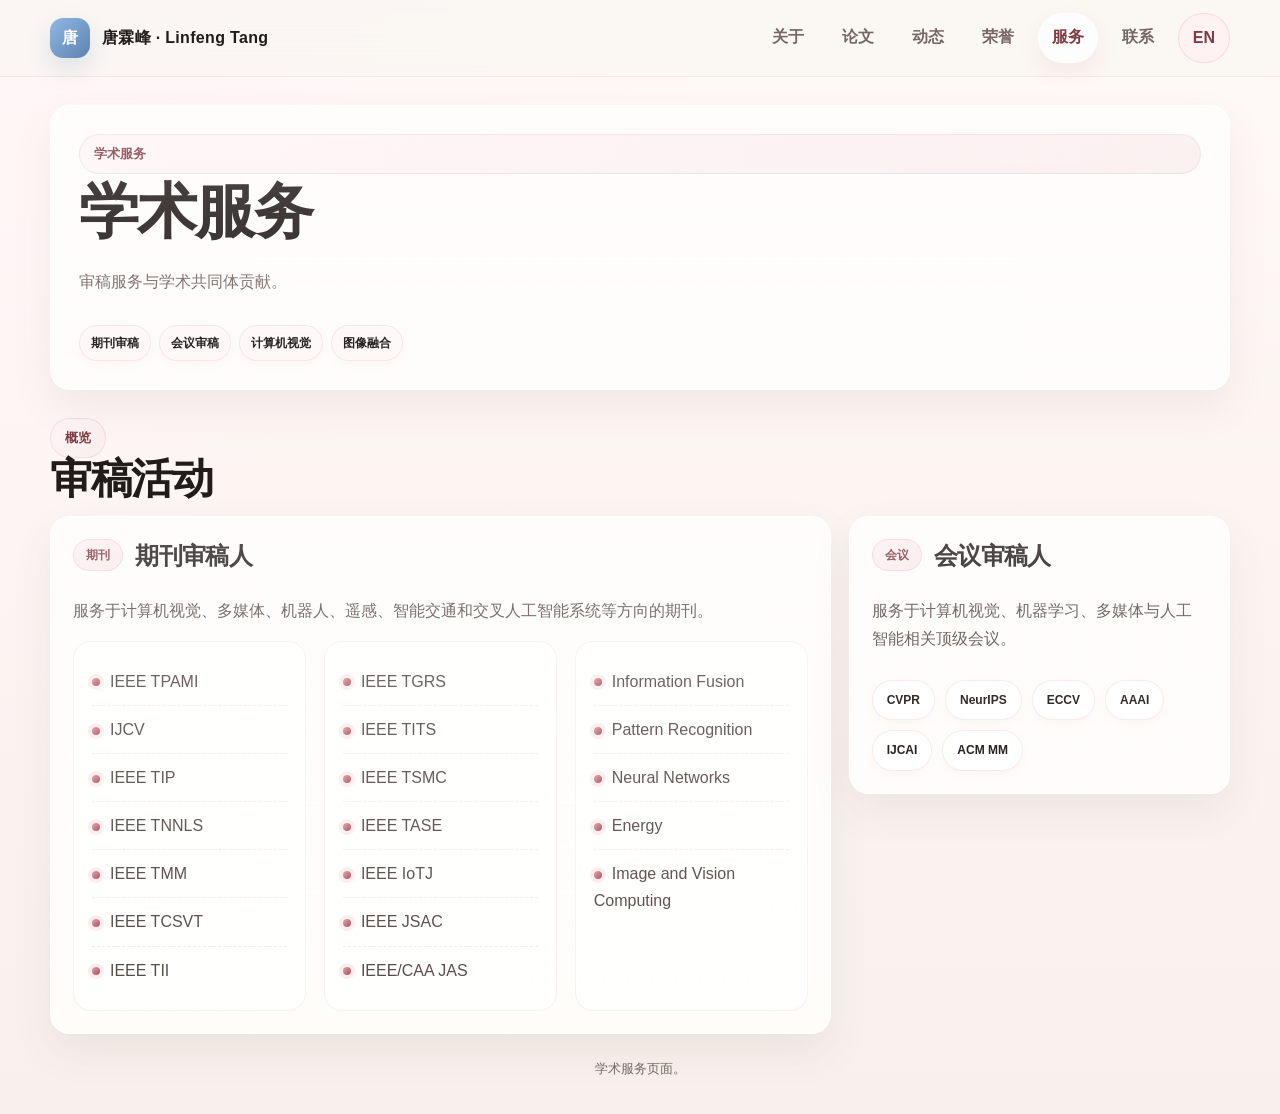
<file: services.html>
<!doctype html>
<html lang="zh-CN">
<head>
  <meta charset="utf-8">
  <meta name="viewport" content="width=device-width, initial-scale=1">
  <title>唐霖峰 | 学术服务</title>
  <meta name="description" content="唐霖峰的学术服务与审稿工作。">
  <link rel="alternate" hreflang="zh-CN" href="./services.html">
  <link rel="alternate" hreflang="en" href="./en/services.html">
  <link rel="stylesheet" href="./styles.css?v=20260426-award-icon">
</head>
<body>
  <header class="topbar">
    <div class="wrap topbar-inner">
      <a class="brand" href="./index.html">
        <span class="brand-mark">唐</span>
        <span>唐霖峰 · Linfeng Tang</span>
      </a>
      <nav class="nav">
        <a href="./index.html">关于</a>
        <a href="./publications.html">论文</a>
        <a href="./news.html">动态</a>
        <a href="./honors.html">荣誉</a>
        <a class="current" href="./services.html">服务</a>
        <a href="./contact.html">联系</a>
        <a class="lang-link" href="./en/services.html">EN</a>
      </nav>
    </div>
  </header>

  <main class="wrap">
    <section class="page-hero">
      <div class="hero-card services-hero">
        <span class="eyebrow">学术服务</span>
        <h1>学术服务</h1>
        <p>审稿服务与学术共同体贡献。</p>
        <div class="compact-badges services-badges"><span>期刊审稿</span><span>会议审稿</span><span>计算机视觉</span><span>图像融合</span></div>
      </div>
    </section>

    <section class="section">
      <div class="section-head">
        <div>
          <span class="eyebrow">概览</span>
          <h2>审稿活动</h2>
        </div>
      </div>

      <div class="services-grid refined-services-grid">
        <article class="list-card service-card service-card-wide">
          <div class="service-head">
            <span class="service-mark">期刊</span>
            <h3>期刊审稿人</h3>
          </div>
          <p class="service-note">服务于计算机视觉、多媒体、机器人、遥感、智能交通和交叉人工智能系统等方向的期刊。</p>
          <div class="service-columns">
            <ul class="plain-list service-list">
              <li>IEEE TPAMI</li>
              <li>IJCV</li>
              <li>IEEE TIP</li>
              <li>IEEE TNNLS</li>
              <li>IEEE TMM</li>
              <li>IEEE TCSVT</li>
              <li>IEEE TII</li>
            </ul>
<ul class="plain-list service-list">
              <li>IEEE TGRS</li>
              <li>IEEE TITS</li>
              <li>IEEE TSMC</li>
              <li>IEEE TASE</li>
              <li>IEEE IoTJ</li>
              <li>IEEE JSAC</li>
              <li>IEEE/CAA JAS</li>
            </ul>
<ul class="plain-list service-list">
              <li>Information Fusion</li>
              <li>Pattern Recognition</li>
              <li>Neural Networks</li>
              <li>Energy</li>
              <li>Image and Vision Computing</li>
            </ul>
          </div>
        </article>

        <article class="list-card service-card">
          <div class="service-head">
            <span class="service-mark">会议</span>
            <h3>会议审稿人</h3>
          </div>
          <p class="service-note">服务于计算机视觉、机器学习、多媒体与人工智能相关顶级会议。</p>
          <div class="compact-badges service-chip-list"><span>CVPR</span><span>NeurIPS</span><span>ECCV</span><span>AAAI</span><span>IJCAI</span><span>ACM MM</span></div>
        </article>
      </div>
    </section>

    <div class="footer">学术服务页面。</div>
  </main>
</body>
</html>
</file>
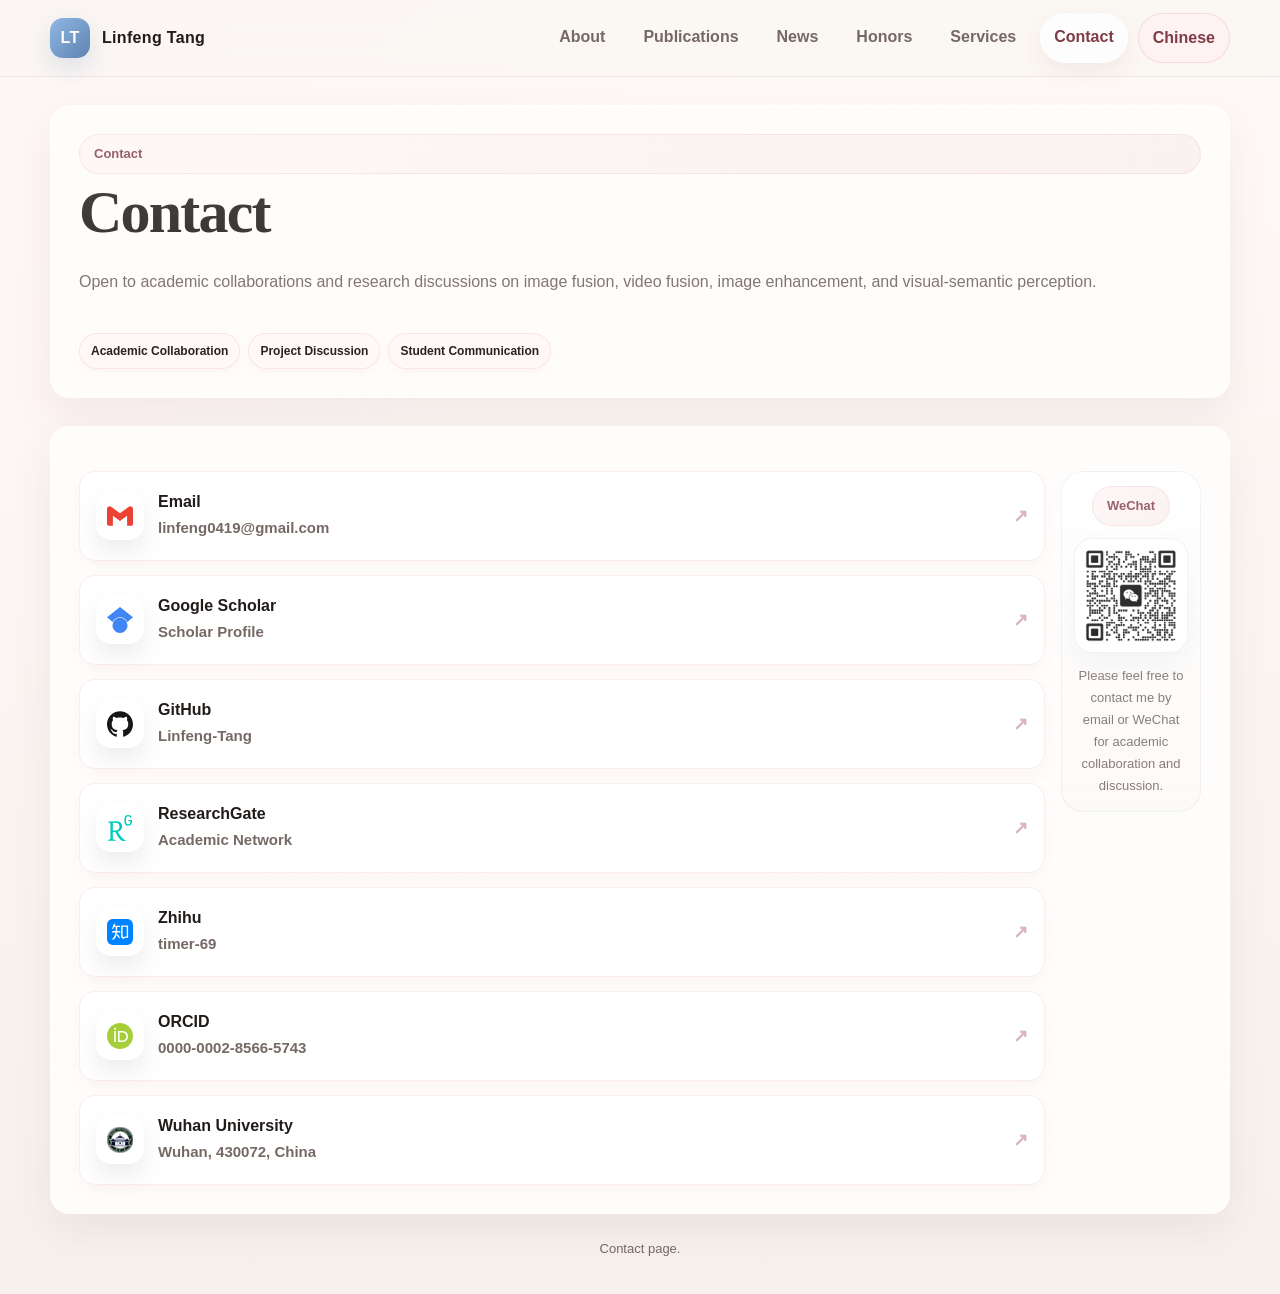
<file: en/contact.html>
<!doctype html>
<html lang="en">
<head>
  <meta charset="utf-8">
  <meta name="viewport" content="width=device-width, initial-scale=1">
  <title>Linfeng Tang | Contact</title>
  <meta name="description" content="Contact information and academic collaboration channels of Linfeng Tang.">
  <link rel="alternate" hreflang="zh-CN" href="../contact.html">
  <link rel="alternate" hreflang="en" href="./contact.html">
  <link rel="stylesheet" href="../styles.css?v=20260426-award-icon">
</head>
<body>
  <header class="topbar">
    <div class="wrap topbar-inner">
      <a class="brand" href="./index.html">
        <span class="brand-mark">LT</span>
        <span>Linfeng Tang</span>
      </a>
      <nav class="nav">
        <a href="./index.html">About</a>
        <a href="./publications.html">Publications</a>
        <a href="./news.html">News</a>
        <a href="./honors.html">Honors</a>
        <a href="./services.html">Services</a>
        <a class="current" href="./contact.html">Contact</a>
        <a class="lang-link" href="../contact.html">Chinese</a>
      </nav>
    </div>
  </header>

  <main class="wrap">
    <section class="page-hero">
      <div class="hero-card contact-hero">
        <span class="eyebrow">Contact</span>
        <h1>Contact</h1>
        <p>Open to academic collaborations and research discussions on image fusion, video fusion, image enhancement, and visual-semantic perception.</p>
        <div class="compact-badges contact-badges"><span>Academic Collaboration</span><span>Project Discussion</span><span>Student Communication</span></div>
      </div>
    </section>

    <section class="section">
      <div class="contact-card contact-card-refined">
        <div class="contact-grid">
          <div class="contact-links contact-links-refined">
            <a class="contact-link-card accent-red" href="mailto:linfeng0419@gmail.com">
              <span class="contact-icon" aria-hidden="true"><img src="../assets/icons/gmail.svg" alt=""></span>
              <span class="contact-copy"><strong>Email</strong><em>linfeng0419@gmail.com</em></span>
              <span class="contact-arrow">↗</span>
            </a>
            <a class="contact-link-card accent-blue" href="https://scholar.google.com/citations?user=PyRqpAsAAAAJ&hl=zh-CN" target="_blank" rel="noreferrer">
              <span class="contact-icon" aria-hidden="true"><img src="../assets/icons/googlescholar.svg" alt=""></span>
              <span class="contact-copy"><strong>Google Scholar</strong><em>Scholar Profile</em></span>
              <span class="contact-arrow">↗</span>
            </a>
            <a class="contact-link-card accent-dark" href="https://github.com/Linfeng-Tang" target="_blank" rel="noreferrer">
              <span class="contact-icon" aria-hidden="true"><img src="../assets/icons/github.svg" alt=""></span>
              <span class="contact-copy"><strong>GitHub</strong><em>Linfeng-Tang</em></span>
              <span class="contact-arrow">↗</span>
            </a>
            <a class="contact-link-card accent-pink" href="https://www.researchgate.net/profile/Tang-Linfeng-2" target="_blank" rel="noreferrer">
              <span class="contact-icon" aria-hidden="true"><img src="../assets/icons/researchgate.svg" alt=""></span>
              <span class="contact-copy"><strong>ResearchGate</strong><em>Academic Network</em></span>
              <span class="contact-arrow">↗</span>
            </a>
            <a class="contact-link-card accent-gold" href="https://www.zhihu.com/people/timer-69" target="_blank" rel="noreferrer">
              <span class="contact-icon" aria-hidden="true"><img src="../assets/icons/zhihu.svg" alt=""></span>
              <span class="contact-copy"><strong>Zhihu</strong><em>timer-69</em></span>
              <span class="contact-arrow">↗</span>
            </a>
            <a class="contact-link-card accent-blue" href="https://orcid.org/0000-0002-8566-5743" target="_blank" rel="noreferrer">
              <span class="contact-icon" aria-hidden="true"><img src="../assets/icons/orcid.svg" alt=""></span>
              <span class="contact-copy"><strong>ORCID</strong><em>0000-0002-8566-5743</em></span>
              <span class="contact-arrow">↗</span>
            </a>
            <a class="contact-link-card accent-neutral" href="https://www.whu.edu.cn/" target="_blank" rel="noreferrer">
              <span class="contact-icon" aria-hidden="true"><img src="../assets/icons/whu.ico" alt=""></span>
              <span class="contact-copy"><strong>Wuhan University</strong><em>Wuhan, 430072, China</em></span>
              <span class="contact-arrow">↗</span>
            </a>
          </div>

          <aside class="qr-panel">
            <span class="eyebrow">WeChat</span>
            <img class="qr" src="../assets/img/wechat_qr.png" alt="WeChat QR code">
            <p class="qr-note">Please feel free to contact me by email or WeChat for academic collaboration and discussion.</p>
          </aside>
        </div>
      </div>
    </section>

    <div class="footer">Contact page.</div>
  </main>
</body>
</html>
</file>
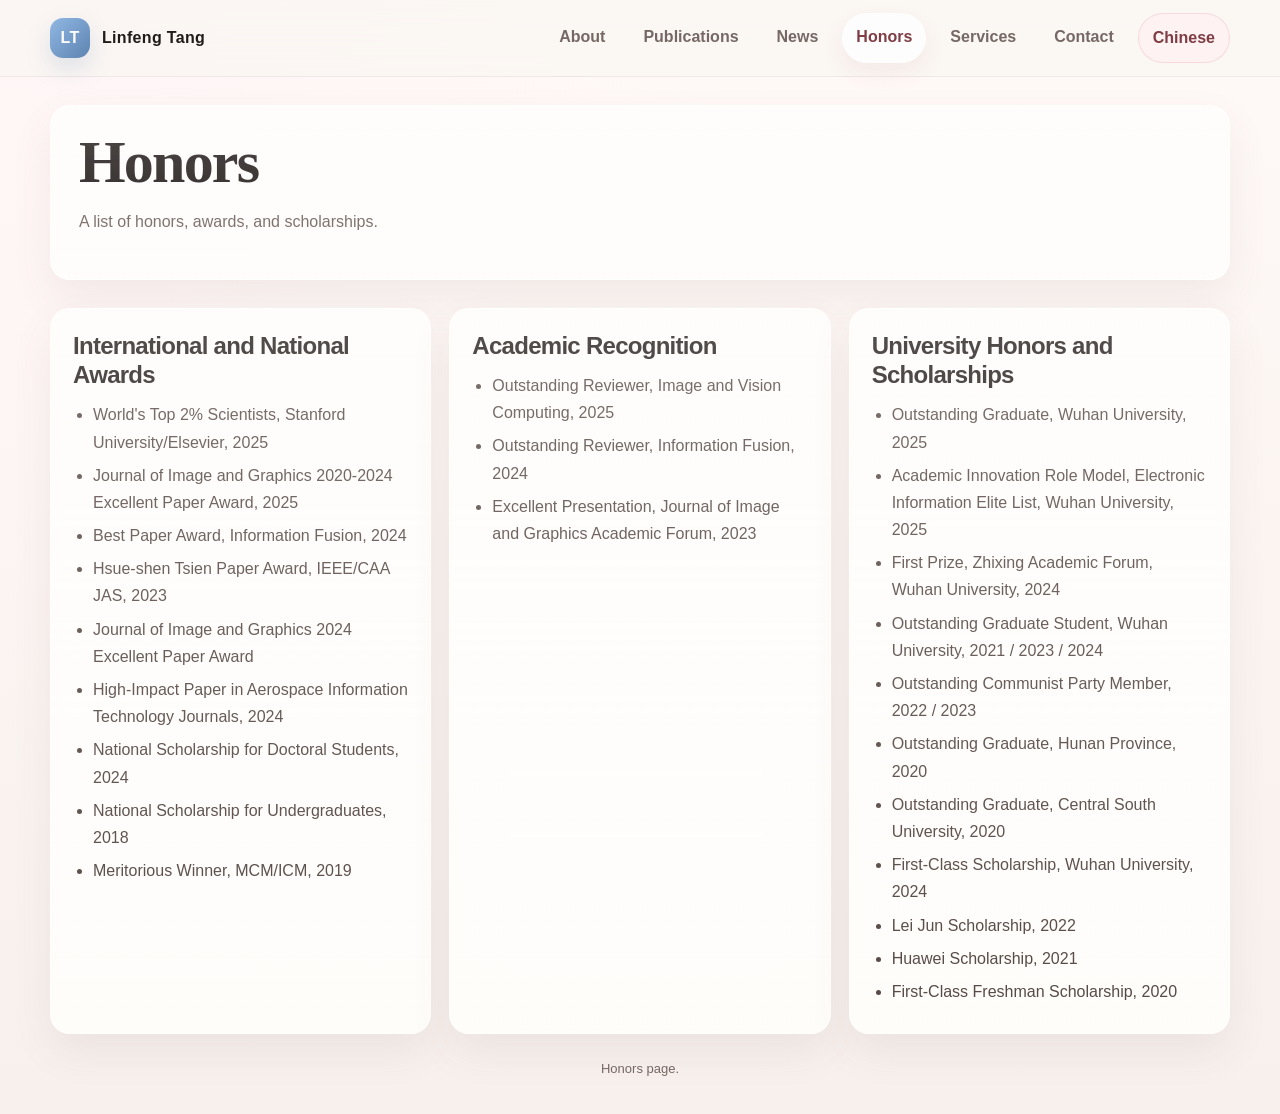
<file: en/honors.html>
<!doctype html>
<html lang="en">
<head>
  <meta charset="utf-8">
  <meta name="viewport" content="width=device-width, initial-scale=1">
  <title>Linfeng Tang | Honors</title>
  <meta name="description" content="Honors, awards, and scholarships of Linfeng Tang.">
  <link rel="alternate" hreflang="zh-CN" href="../honors.html">
  <link rel="alternate" hreflang="en" href="./honors.html">
  <link rel="stylesheet" href="../styles.css?v=20260426-award-icon">
</head>
<body>
  <header class="topbar">
    <div class="wrap topbar-inner">
      <a class="brand" href="./index.html">
        <span class="brand-mark">LT</span>
        <span>Linfeng Tang</span>
      </a>
      <nav class="nav">
        <a href="./index.html">About</a>
        <a href="./publications.html">Publications</a>
        <a href="./news.html">News</a>
        <a class="current" href="./honors.html">Honors</a>
        <a href="./services.html">Services</a>
        <a href="./contact.html">Contact</a>
        <a class="lang-link" href="../honors.html">Chinese</a>
      </nav>
    </div>
  </header>

  <main class="wrap">
    <section class="page-hero">
      <div class="hero-card">
        <h1>Honors</h1>
        <p>A list of honors, awards, and scholarships.</p>
      </div>
    </section>

    <section class="section">
      <div class="honor-grid">
        <article class="list-card">
          <h3>International and National Awards</h3>
          <ul class="plain-list">
            <li>World&#x27;s Top 2% Scientists, Stanford University/Elsevier, 2025</li>
            <li>Journal of Image and Graphics 2020-2024 Excellent Paper Award, 2025</li>
            <li>Best Paper Award, Information Fusion, 2024</li>
            <li>Hsue-shen Tsien Paper Award, IEEE/CAA JAS, 2023</li>
            <li>Journal of Image and Graphics 2024 Excellent Paper Award</li>
            <li>High-Impact Paper in Aerospace Information Technology Journals, 2024</li>
            <li>National Scholarship for Doctoral Students, 2024</li>
            <li>National Scholarship for Undergraduates, 2018</li>
            <li>Meritorious Winner, MCM/ICM, 2019</li>
          </ul>
        </article>
        <article class="list-card">
          <h3>Academic Recognition</h3>
          <ul class="plain-list">
            <li>Outstanding Reviewer, Image and Vision Computing, 2025</li>
            <li>Outstanding Reviewer, Information Fusion, 2024</li>
            <li>Excellent Presentation, Journal of Image and Graphics Academic Forum, 2023</li>
          </ul>
        </article>
        <article class="list-card">
          <h3>University Honors and Scholarships</h3>
          <ul class="plain-list">
            <li>Outstanding Graduate, Wuhan University, 2025</li>
            <li>Academic Innovation Role Model, Electronic Information Elite List, Wuhan University, 2025</li>
            <li>First Prize, Zhixing Academic Forum, Wuhan University, 2024</li>
            <li>Outstanding Graduate Student, Wuhan University, 2021 / 2023 / 2024</li>
            <li>Outstanding Communist Party Member, 2022 / 2023</li>
            <li>Outstanding Graduate, Hunan Province, 2020</li>
            <li>Outstanding Graduate, Central South University, 2020</li>
            <li>First-Class Scholarship, Wuhan University, 2024</li>
            <li>Lei Jun Scholarship, 2022</li>
            <li>Huawei Scholarship, 2021</li>
            <li>First-Class Freshman Scholarship, 2020</li>
          </ul>
        </article>
      </div>
    </section>

    <div class="footer">Honors page.</div>
  </main>
</body>
</html>
</file>
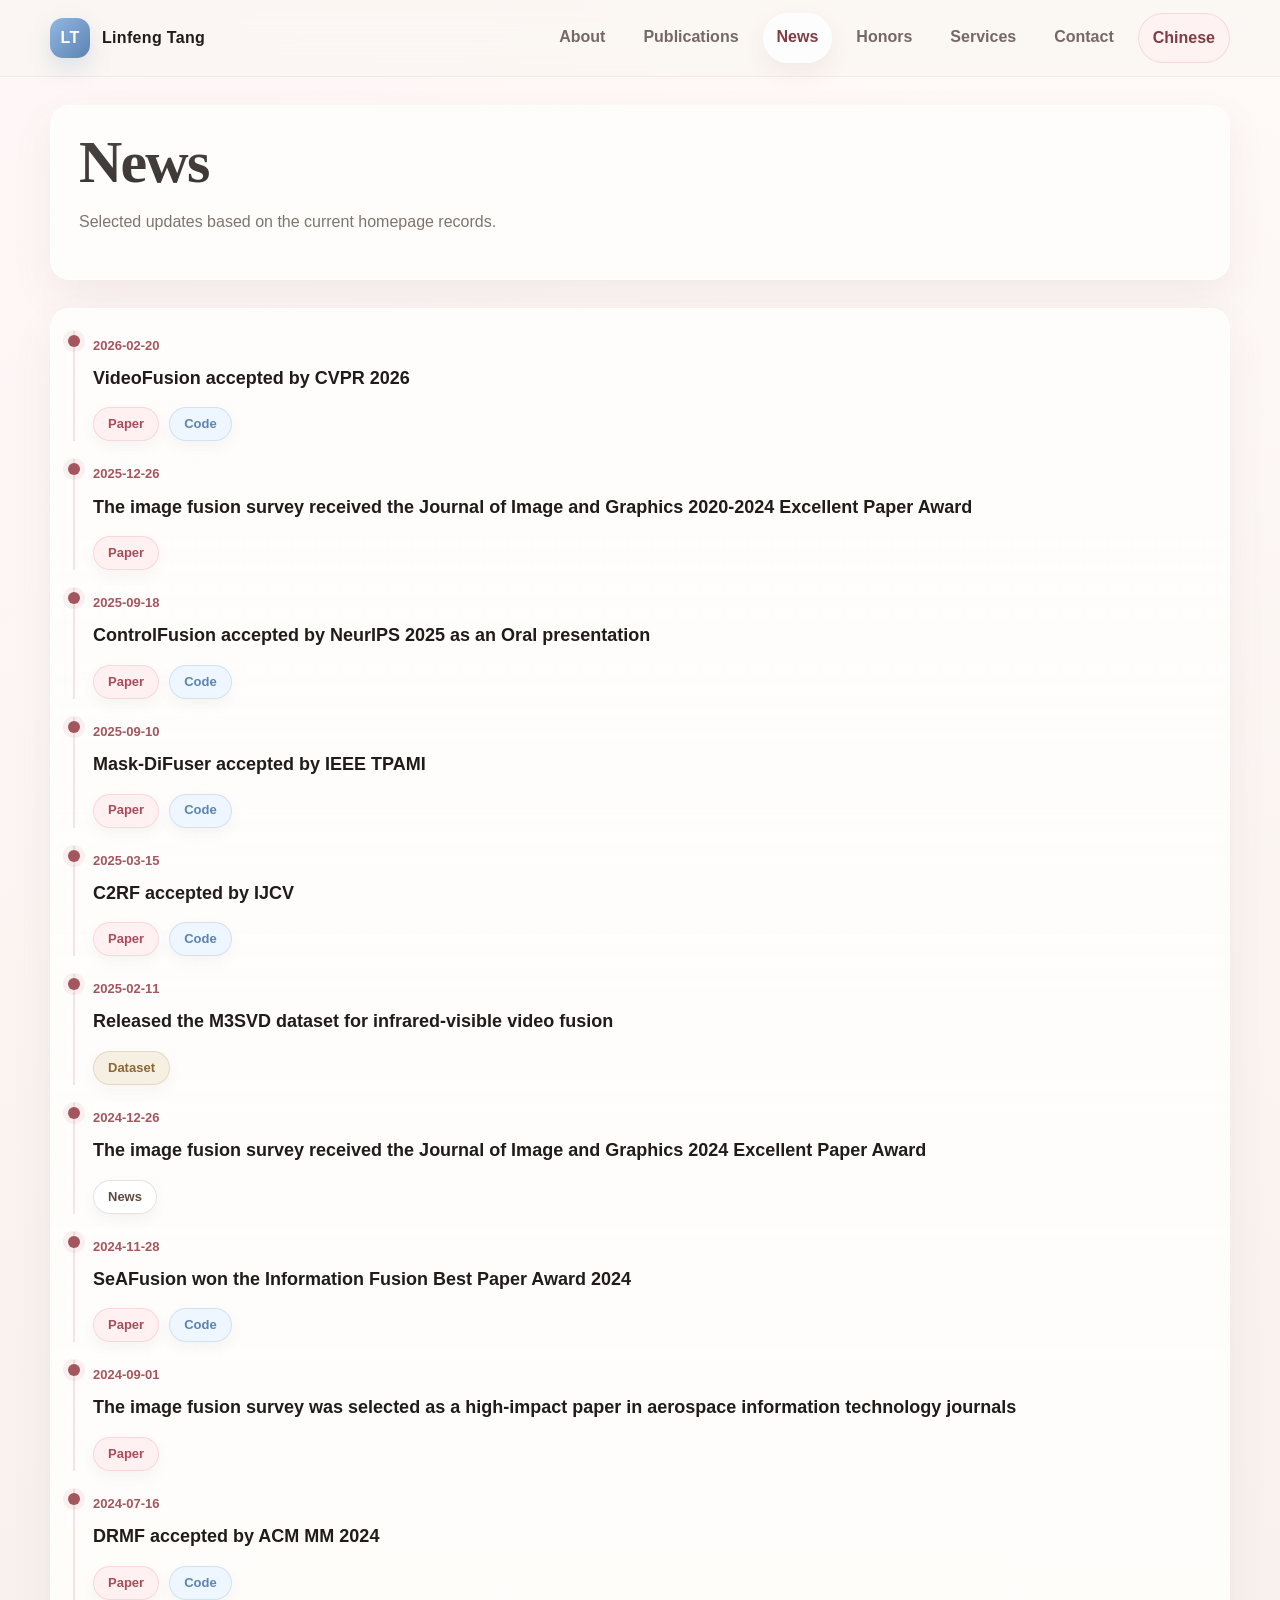
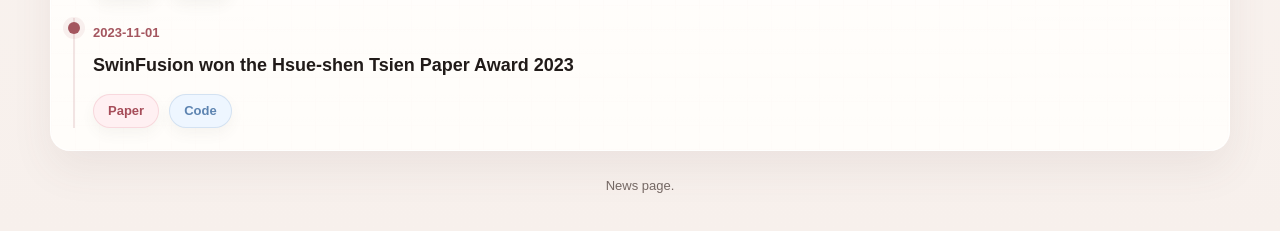
<file: en/news.html>
<!doctype html>
<html lang="en">
<head>
  <meta charset="utf-8">
  <meta name="viewport" content="width=device-width, initial-scale=1">
  <title>Linfeng Tang | News</title>
  <meta name="description" content="Recent news of Linfeng Tang.">
  <link rel="alternate" hreflang="zh-CN" href="../news.html">
  <link rel="alternate" hreflang="en" href="./news.html">
  <link rel="stylesheet" href="../styles.css?v=20260426-award-icon">
</head>
<body>
  <header class="topbar">
    <div class="wrap topbar-inner">
      <a class="brand" href="./index.html">
        <span class="brand-mark">LT</span>
        <span>Linfeng Tang</span>
      </a>
      <nav class="nav">
        <a href="./index.html">About</a>
        <a href="./publications.html">Publications</a>
        <a class="current" href="./news.html">News</a>
        <a href="./honors.html">Honors</a>
        <a href="./services.html">Services</a>
        <a href="./contact.html">Contact</a>
        <a class="lang-link" href="../news.html">Chinese</a>
      </nav>
    </div>
  </header>

  <main class="wrap">
    <section class="page-hero">
      <div class="hero-card">
        <h1>News</h1>
        <p>Selected updates based on the current homepage records.</p>
      </div>
    </section>

    <section class="section">
      <div class="timeline-card">
        <div class="timeline-list">
          <div class="timeline-item">
            <span>2026-02-20</span>
            <strong>VideoFusion accepted by CVPR 2026</strong>
            <div class="mini-actions"><a class="mini-btn paper" href="https://arxiv.org/abs/2503.23359" target="_blank" rel="noreferrer">Paper</a><a class="mini-btn code" href="https://github.com/Linfeng-Tang/VideoFusion" target="_blank" rel="noreferrer">Code</a></div>
          </div>
          <div class="timeline-item">
            <span>2025-12-26</span>
            <strong>The image fusion survey received the Journal of Image and Graphics 2020-2024 Excellent Paper Award</strong>
            <div class="mini-actions"><a class="mini-btn paper" href="https://www.cjig.cn/thesisDetails#10.11834/jig.220422&lang=zh" target="_blank" rel="noreferrer">Paper</a></div>
          </div>
          <div class="timeline-item">
            <span>2025-09-18</span>
            <strong>ControlFusion accepted by NeurIPS 2025 as an Oral presentation</strong>
            <div class="mini-actions"><a class="mini-btn paper" href="https://arxiv.org/pdf/2503.23356" target="_blank" rel="noreferrer">Paper</a><a class="mini-btn code" href="https://github.com/Linfeng-Tang/ControlFusion" target="_blank" rel="noreferrer">Code</a></div>
          </div>
          <div class="timeline-item">
            <span>2025-09-10</span>
            <strong>Mask-DiFuser accepted by IEEE TPAMI</strong>
            <div class="mini-actions"><a class="mini-btn paper" href="https://ieeexplore.ieee.org/document/11162636" target="_blank" rel="noreferrer">Paper</a><a class="mini-btn code" href="https://github.com/Linfeng-Tang/Mask-DiFuser" target="_blank" rel="noreferrer">Code</a></div>
          </div>
          <div class="timeline-item">
            <span>2025-03-15</span>
            <strong>C2RF accepted by IJCV</strong>
            <div class="mini-actions"><a class="mini-btn paper" href="https://link.springer.com/article/10.1007/s11263-025-02427-1" target="_blank" rel="noreferrer">Paper</a><a class="mini-btn code" href="https://github.com/Linfeng-Tang/C2RF" target="_blank" rel="noreferrer">Code</a></div>
          </div>
          <div class="timeline-item">
            <span>2025-02-11</span>
            <strong>Released the M3SVD dataset for infrared-visible video fusion</strong>
            <div class="mini-actions"><a class="mini-btn data" href="https://github.com/Linfeng-Tang/M3SVD" target="_blank" rel="noreferrer">Dataset</a></div>
          </div>
          <div class="timeline-item">
            <span>2024-12-26</span>
            <strong>The image fusion survey received the Journal of Image and Graphics 2024 Excellent Paper Award</strong>
            <div class="mini-actions"><a class="mini-btn note" href="https://mp.weixin.qq.com/s?__biz=MzU1NzM4MjgzOA==&mid=2247536019&idx=1&sn=086193c8064ae58bc1f05de26faaee61" target="_blank" rel="noreferrer">News</a></div>
          </div>
          <div class="timeline-item">
            <span>2024-11-28</span>
            <strong>SeAFusion won the Information Fusion Best Paper Award 2024</strong>
            <div class="mini-actions"><a class="mini-btn paper" href="https://www.sciencedirect.com/science/article/pii/S1566253521002542" target="_blank" rel="noreferrer">Paper</a><a class="mini-btn code" href="https://github.com/Linfeng-Tang/SeAFusion" target="_blank" rel="noreferrer">Code</a></div>
          </div>
          <div class="timeline-item">
            <span>2024-09-01</span>
            <strong>The image fusion survey was selected as a high-impact paper in aerospace information technology journals</strong>
            <div class="mini-actions"><a class="mini-btn paper" href="https://txtx.publish.founderss.cn/zh/article/doi/10.11834/jig.220422/" target="_blank" rel="noreferrer">Paper</a></div>
          </div>
          <div class="timeline-item">
            <span>2024-07-16</span>
            <strong>DRMF accepted by ACM MM 2024</strong>
            <div class="mini-actions"><a class="mini-btn paper" href="https://dl.acm.org/doi/10.1145/3664647.3681064" target="_blank" rel="noreferrer">Paper</a><a class="mini-btn code" href="https://github.com/Linfeng-Tang/DRMF" target="_blank" rel="noreferrer">Code</a></div>
          </div>
          <div class="timeline-item">
            <span>2023-11-01</span>
            <strong>SwinFusion won the Hsue-shen Tsien Paper Award 2023</strong>
            <div class="mini-actions"><a class="mini-btn paper" href="https://ieeexplore.ieee.org/document/9812535" target="_blank" rel="noreferrer">Paper</a><a class="mini-btn code" href="https://github.com/Linfeng-Tang/SwinFusion" target="_blank" rel="noreferrer">Code</a></div>
          </div>
        </div>
      </div>
    </section>

    <div class="footer">News page.</div>
  </main>
</body>
</html>
</file>
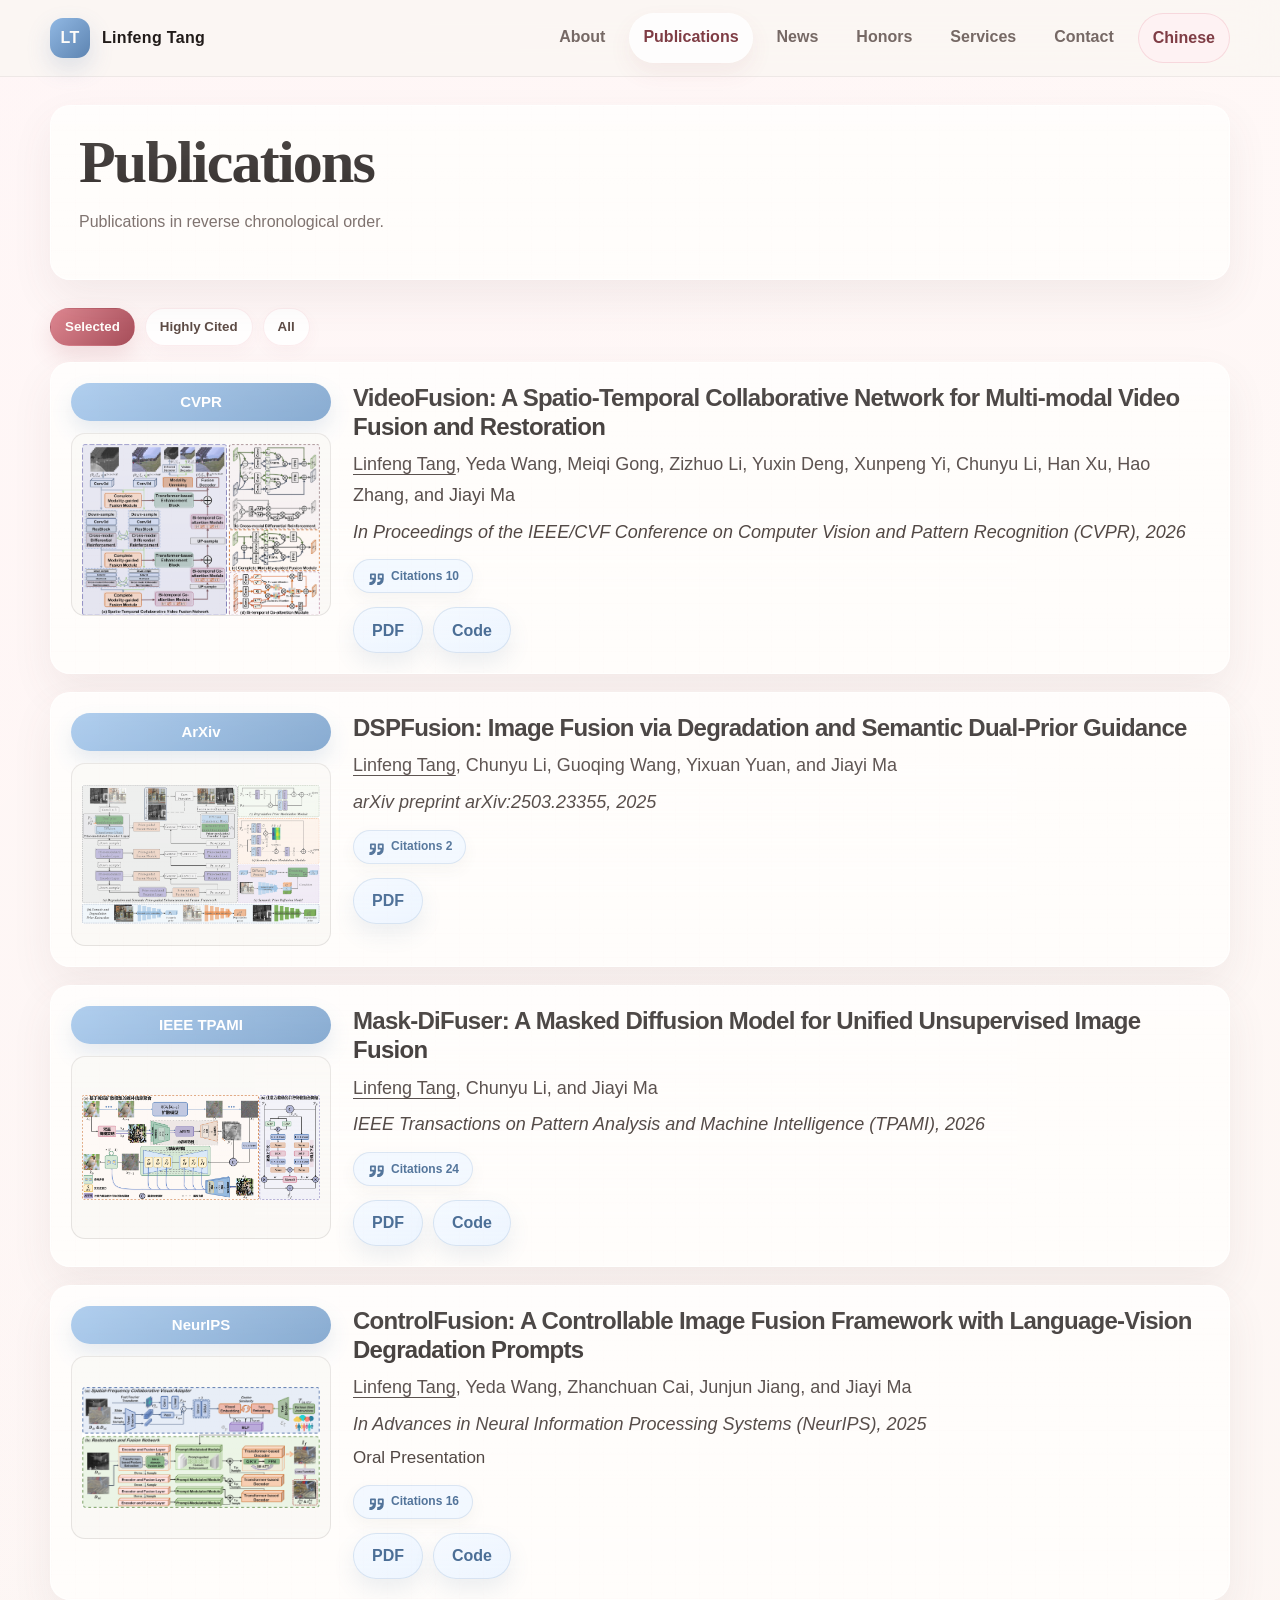
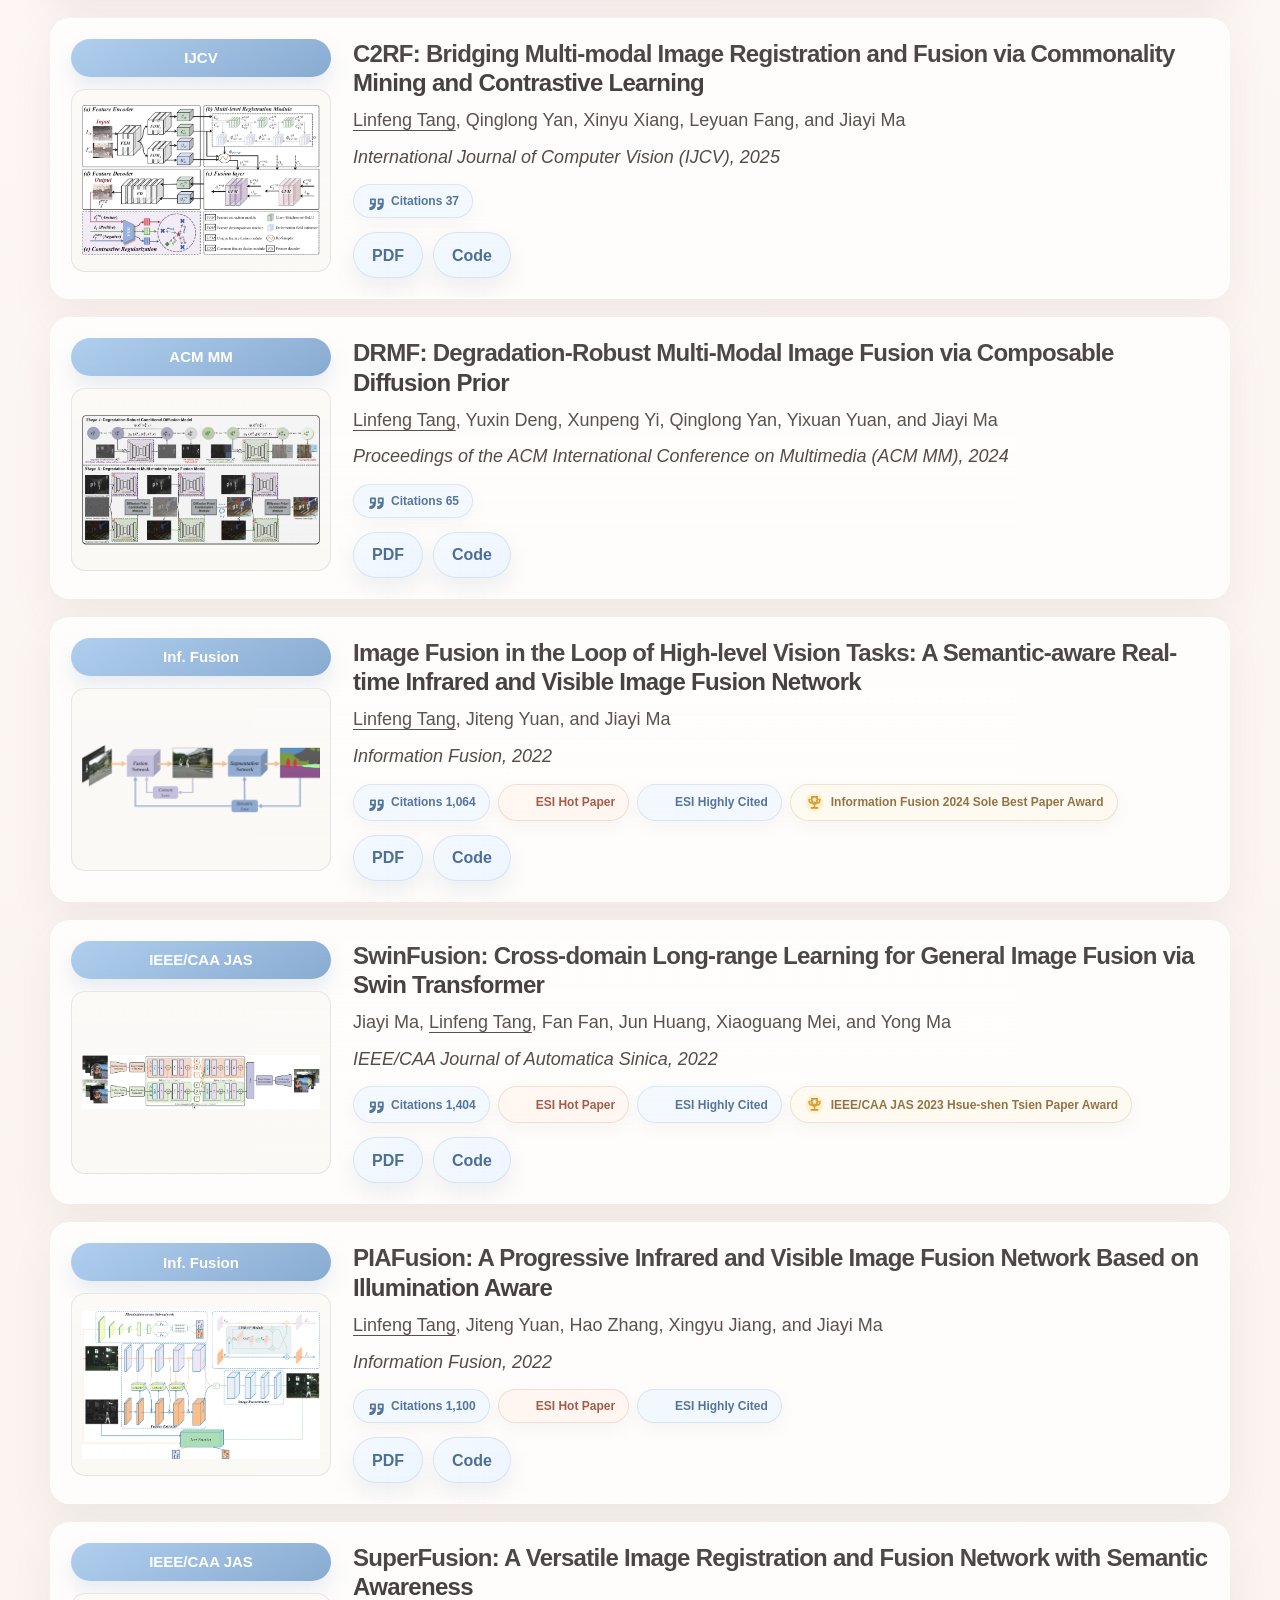
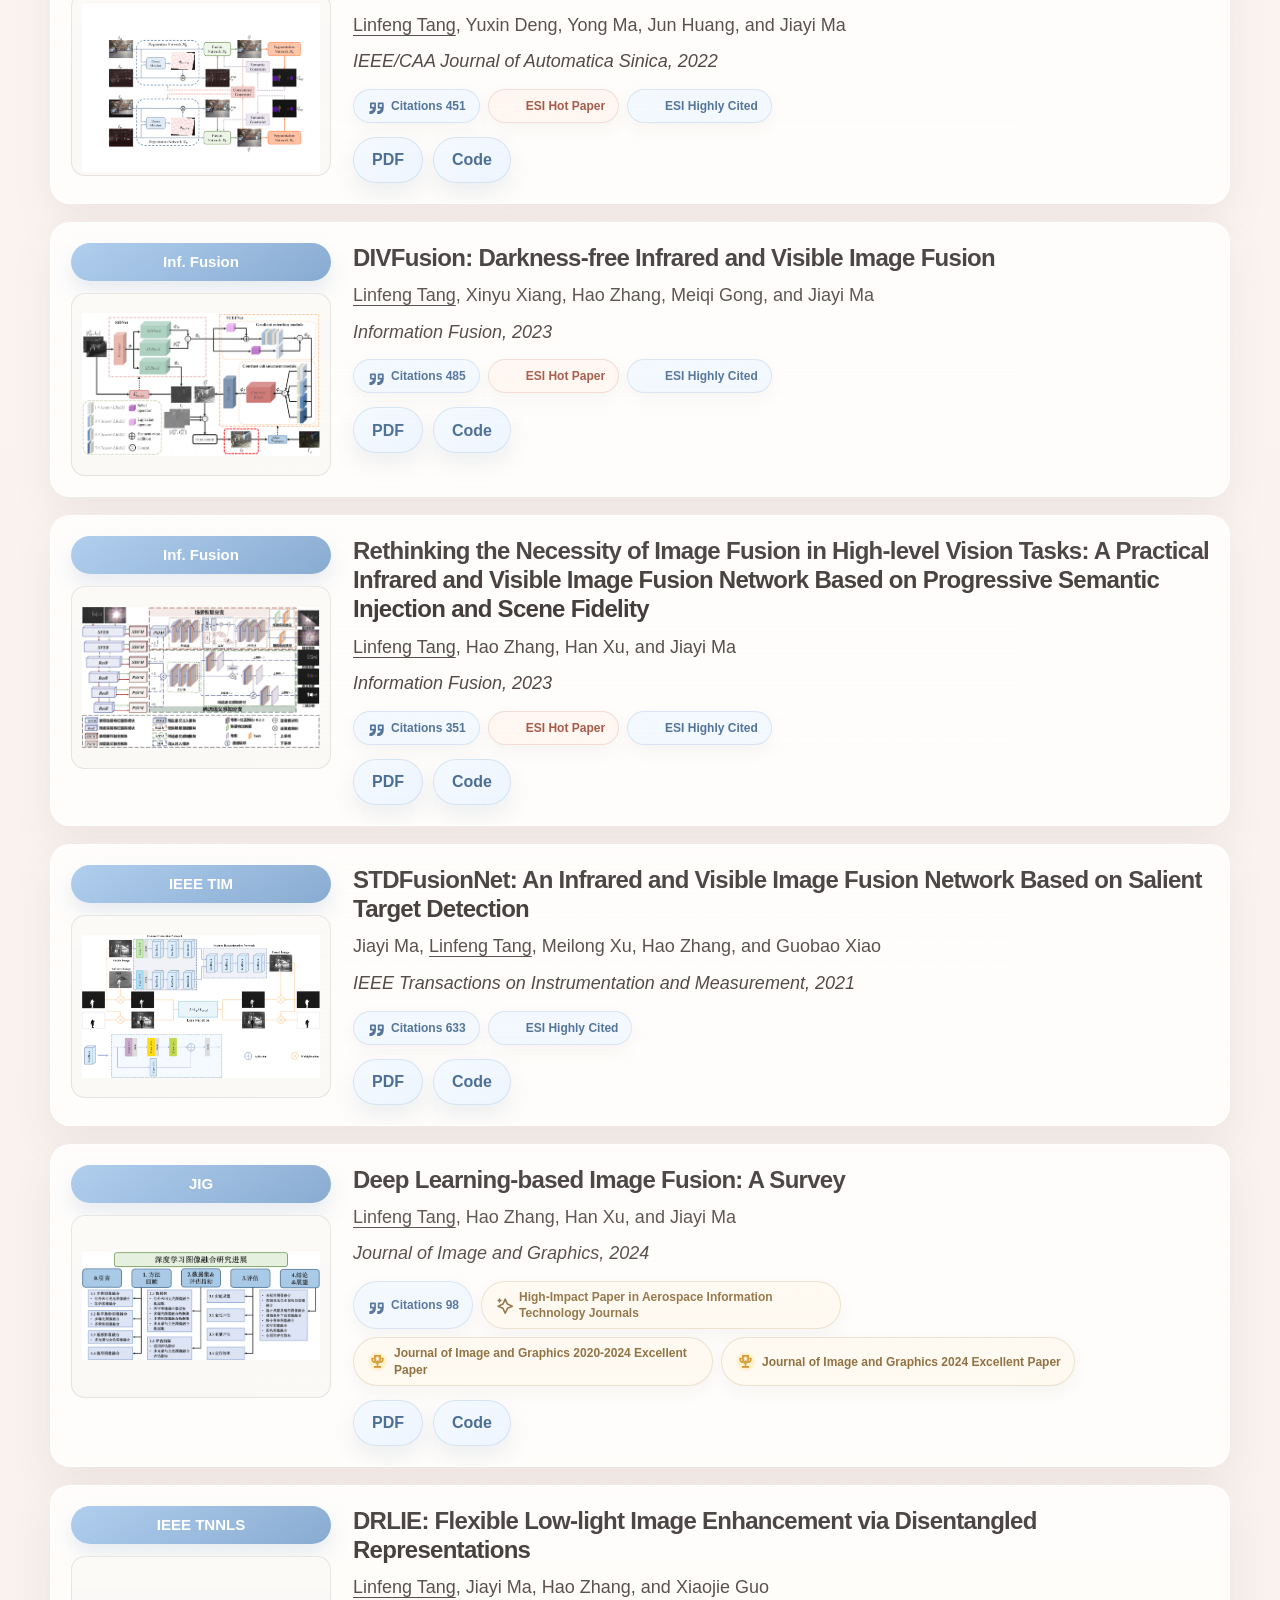
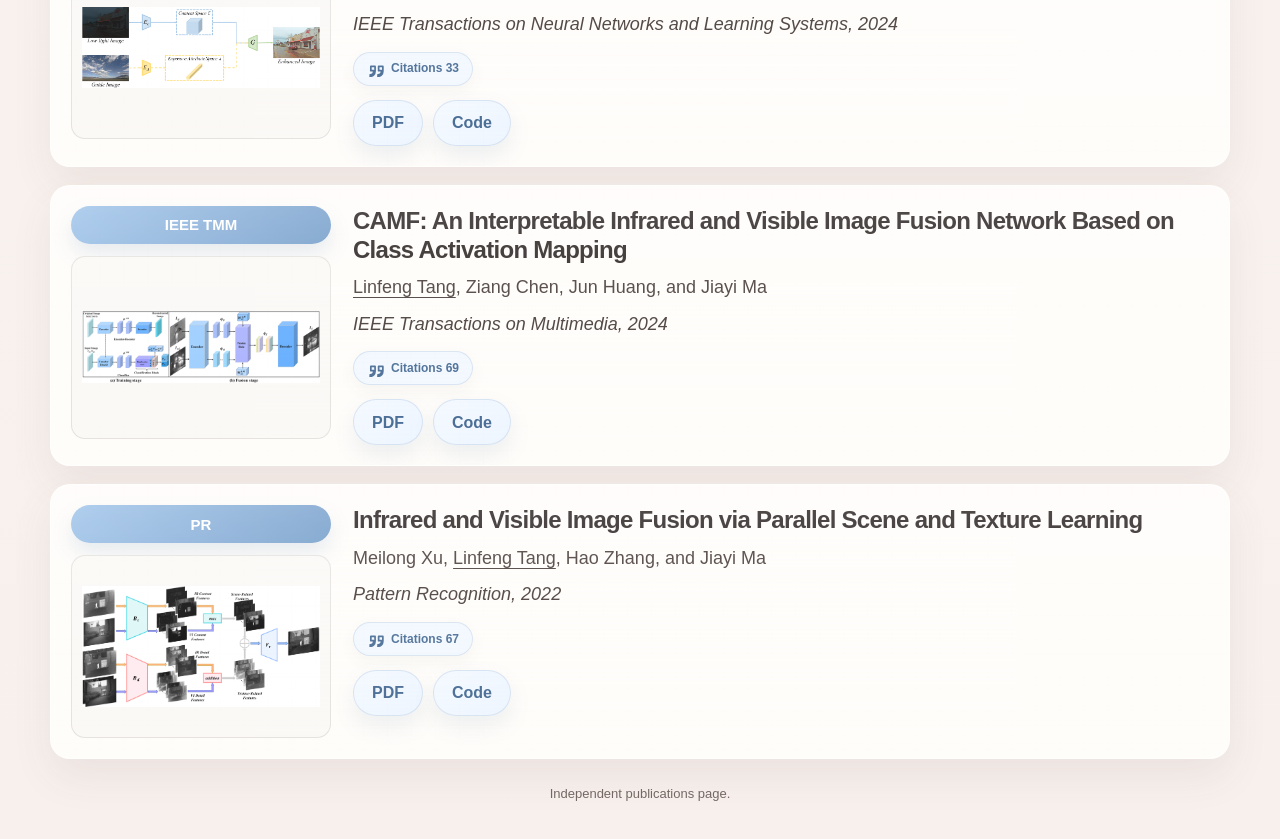
<file: en/publications.html>
<!doctype html>
<html lang="en">
<head>
  <meta charset="utf-8">
  <meta name="viewport" content="width=device-width, initial-scale=1">
  <title>Linfeng Tang | Publications</title>
  <meta name="description" content="Complete publication list of Linfeng Tang.">
  <link rel="alternate" hreflang="zh-CN" href="../publications.html">
  <link rel="alternate" hreflang="en" href="./publications.html">
  <link rel="stylesheet" href="../styles.css?v=20260426-award-icon">
</head>
<body>
  <header class="topbar">
    <div class="wrap topbar-inner">
      <a class="brand" href="./index.html">
        <span class="brand-mark">LT</span>
        <span>Linfeng Tang</span>
      </a>
      <nav class="nav">
        <a href="./index.html">About</a>
        <a class="current" href="./publications.html">Publications</a>
        <a href="./news.html">News</a>
        <a href="./honors.html">Honors</a>
        <a href="./services.html">Services</a>
        <a href="./contact.html">Contact</a>
        <a class="lang-link" href="../publications.html">Chinese</a>
      </nav>
    </div>
  </header>

  <main class="wrap">
    <section class="page-hero">
      <div class="hero-card">
        <h1>Publications</h1>
        <p>Publications in reverse chronological order.</p>
      </div>
    </section>

    <section class="section">
      <div class="filter-bar" aria-label="Publication filters">
        <button class="filter-btn active" type="button" data-filter="selected">Selected</button>
        <button class="filter-btn" type="button" data-filter="highly-cited">Highly Cited</button>
        <button class="filter-btn" type="button" data-filter="all">All</button>
      </div>
      <div class="publication-list">
        <article class="pub-item" id="videofusion" data-groups="selected all">
          <div class="pub-media">
            <div class="venue-badge">CVPR</div>
            <div class="pub-thumb"><img src="../assets/img/publication_preview/VideoFusion.jpg" alt="videofusion"></div>
          </div>
          <div>
            <h3><a href="https://arxiv.org/abs/2503.23359" target="_blank" rel="noreferrer">VideoFusion: A Spatio-Temporal Collaborative Network for Multi-modal Video Fusion and Restoration</a></h3>
            <div class="pub-authors"><span class="me">Linfeng Tang</span>, Yeda Wang, Meiqi Gong, Zizhuo Li, Yuxin Deng, Xunpeng Yi, Chunyu Li, Han Xu, Hao Zhang, and Jiayi Ma</div>
            <div class="pub-venue">In Proceedings of the IEEE/CVF Conference on Computer Vision and Pattern Recognition (CVPR), 2026</div>
            <div class="pub-highlights"><span class="badge-citation">Citations 10</span></div>
            <div class="pub-actions"><a class="paper-btn" href="https://arxiv.org/abs/2503.23359" target="_blank" rel="noreferrer">PDF</a><a class="paper-btn" href="https://github.com/Linfeng-Tang/VideoFusion" target="_blank" rel="noreferrer">Code</a></div>
          </div>
        </article>

        <article class="pub-item" id="dspfusion" data-groups="all">
          <div class="pub-media">
            <div class="venue-badge">ArXiv</div>
            <div class="pub-thumb"><img src="../assets/img/publication_preview/DSPFusion.jpg" alt="dspfusion"></div>
          </div>
          <div>
            <h3><a href="https://arxiv.org/abs/2503.23355" target="_blank" rel="noreferrer">DSPFusion: Image Fusion via Degradation and Semantic Dual-Prior Guidance</a></h3>
            <div class="pub-authors"><span class="me">Linfeng Tang</span>, Chunyu Li, Guoqing Wang, Yixuan Yuan, and Jiayi Ma</div>
            <div class="pub-venue">arXiv preprint arXiv:2503.23355, 2025</div>
            <div class="pub-highlights"><span class="badge-citation">Citations 2</span></div>
            <div class="pub-actions"><a class="paper-btn" href="https://arxiv.org/abs/2503.23355" target="_blank" rel="noreferrer">PDF</a></div>
          </div>
        </article>

        <article class="pub-item" id="mask-difuser" data-groups="selected all">
          <div class="pub-media">
            <div class="venue-badge">IEEE TPAMI</div>
            <div class="pub-thumb"><img src="../assets/img/publication_preview/Mask-DiFuser.jpg" alt="mask-difuser"></div>
          </div>
          <div>
            <h3><a href="https://ieeexplore.ieee.org/document/11162636" target="_blank" rel="noreferrer">Mask-DiFuser: A Masked Diffusion Model for Unified Unsupervised Image Fusion</a></h3>
            <div class="pub-authors"><span class="me">Linfeng Tang</span>, Chunyu Li, and Jiayi Ma</div>
            <div class="pub-venue">IEEE Transactions on Pattern Analysis and Machine Intelligence (TPAMI), 2026</div>
            <div class="pub-highlights"><span class="badge-citation">Citations 24</span></div>
            <div class="pub-actions"><a class="paper-btn" href="https://ieeexplore.ieee.org/document/11162636" target="_blank" rel="noreferrer">PDF</a><a class="paper-btn" href="https://github.com/Linfeng-Tang/Mask-DiFuser" target="_blank" rel="noreferrer">Code</a></div>
          </div>
        </article>

        <article class="pub-item" id="controlfusion" data-groups="selected all">
          <div class="pub-media">
            <div class="venue-badge">NeurIPS</div>
            <div class="pub-thumb"><img src="../assets/img/publication_preview/ControlFusion.jpg" alt="controlfusion"></div>
          </div>
          <div>
            <h3><a href="https://arxiv.org/pdf/2503.23356" target="_blank" rel="noreferrer">ControlFusion: A Controllable Image Fusion Framework with Language-Vision Degradation Prompts</a></h3>
            <div class="pub-authors"><span class="me">Linfeng Tang</span>, Yeda Wang, Zhanchuan Cai, Junjun Jiang, and Jiayi Ma</div>
            <div class="pub-venue">In Advances in Neural Information Processing Systems (NeurIPS), 2025</div>
            <div class="pub-note">Oral Presentation</div>
            <div class="pub-highlights"><span class="badge-citation">Citations 16</span></div>
            <div class="pub-actions"><a class="paper-btn" href="https://arxiv.org/pdf/2503.23356" target="_blank" rel="noreferrer">PDF</a><a class="paper-btn" href="https://github.com/Linfeng-Tang/ControlFusion" target="_blank" rel="noreferrer">Code</a></div>
          </div>
        </article>

        <article class="pub-item" id="c2rf" data-groups="selected all">
          <div class="pub-media">
            <div class="venue-badge">IJCV</div>
            <div class="pub-thumb"><img src="../assets/img/publication_preview/C2RF.jpg" alt="c2rf"></div>
          </div>
          <div>
            <h3><a href="https://link.springer.com/article/10.1007/s11263-025-02427-1" target="_blank" rel="noreferrer">C2RF: Bridging Multi-modal Image Registration and Fusion via Commonality Mining and Contrastive Learning</a></h3>
            <div class="pub-authors"><span class="me">Linfeng Tang</span>, Qinglong Yan, Xinyu Xiang, Leyuan Fang, and Jiayi Ma</div>
            <div class="pub-venue">International Journal of Computer Vision (IJCV), 2025</div>
            <div class="pub-highlights"><span class="badge-citation">Citations 37</span></div>
            <div class="pub-actions"><a class="paper-btn" href="https://link.springer.com/article/10.1007/s11263-025-02427-1" target="_blank" rel="noreferrer">PDF</a><a class="paper-btn" href="https://github.com/Linfeng-Tang/C2RF" target="_blank" rel="noreferrer">Code</a></div>
          </div>
        </article>

        <article class="pub-item" id="drmf" data-groups="all">
          <div class="pub-media">
            <div class="venue-badge">ACM MM</div>
            <div class="pub-thumb"><img src="../assets/img/publication_preview/DRMF.jpg" alt="drmf"></div>
          </div>
          <div>
            <h3><a href="https://dl.acm.org/doi/10.1145/3664647.3681064" target="_blank" rel="noreferrer">DRMF: Degradation-Robust Multi-Modal Image Fusion via Composable Diffusion Prior</a></h3>
            <div class="pub-authors"><span class="me">Linfeng Tang</span>, Yuxin Deng, Xunpeng Yi, Qinglong Yan, Yixuan Yuan, and Jiayi Ma</div>
            <div class="pub-venue">Proceedings of the ACM International Conference on Multimedia (ACM MM), 2024</div>
            <div class="pub-highlights"><span class="badge-citation">Citations 65</span></div>
            <div class="pub-actions"><a class="paper-btn" href="https://dl.acm.org/doi/10.1145/3664647.3681064" target="_blank" rel="noreferrer">PDF</a><a class="paper-btn" href="https://github.com/Linfeng-Tang/DRMF" target="_blank" rel="noreferrer">Code</a></div>
          </div>
        </article>

        <article class="pub-item" id="seafusion" data-groups="selected highly-cited all">
          <div class="pub-media">
            <div class="venue-badge">Inf. Fusion</div>
            <div class="pub-thumb"><img src="../assets/img/publication_preview/SeAFusion.jpg" alt="seafusion"></div>
          </div>
          <div>
            <h3><a href="https://www.sciencedirect.com/science/article/pii/S1566253521002542" target="_blank" rel="noreferrer">Image Fusion in the Loop of High-level Vision Tasks: A Semantic-aware Real-time Infrared and Visible Image Fusion Network</a></h3>
            <div class="pub-authors"><span class="me">Linfeng Tang</span>, Jiteng Yuan, and Jiayi Ma</div>
            <div class="pub-venue">Information Fusion, 2022</div>
            <div class="pub-highlights"><span class="badge-citation">Citations 1,064</span><span class="badge-hot">ESI Hot Paper</span><span class="badge-cited">ESI Highly Cited</span><span class="badge-award">Information Fusion 2024 Sole Best Paper Award</span></div>
            <div class="pub-actions"><a class="paper-btn" href="https://www.sciencedirect.com/science/article/pii/S1566253521002542" target="_blank" rel="noreferrer">PDF</a><a class="paper-btn" href="https://github.com/Linfeng-Tang/SeAFusion" target="_blank" rel="noreferrer">Code</a></div>
          </div>
        </article>

        <article class="pub-item" id="swinfusion" data-groups="selected highly-cited all">
          <div class="pub-media">
            <div class="venue-badge">IEEE/CAA JAS</div>
            <div class="pub-thumb"><img src="../assets/img/publication_preview/SwinFusion.jpg" alt="swinfusion"></div>
          </div>
          <div>
            <h3><a href="https://ieeexplore.ieee.org/document/9812535" target="_blank" rel="noreferrer">SwinFusion: Cross-domain Long-range Learning for General Image Fusion via Swin Transformer</a></h3>
            <div class="pub-authors">Jiayi Ma, <span class="me">Linfeng Tang</span>, Fan Fan, Jun Huang, Xiaoguang Mei, and Yong Ma</div>
            <div class="pub-venue">IEEE/CAA Journal of Automatica Sinica, 2022</div>
            <div class="pub-highlights"><span class="badge-citation">Citations 1,404</span><span class="badge-hot">ESI Hot Paper</span><span class="badge-cited">ESI Highly Cited</span><span class="badge-award">IEEE/CAA JAS 2023 Hsue-shen Tsien Paper Award</span></div>
            <div class="pub-actions"><a class="paper-btn" href="https://ieeexplore.ieee.org/document/9812535" target="_blank" rel="noreferrer">PDF</a><a class="paper-btn" href="https://github.com/Linfeng-Tang/SwinFusion" target="_blank" rel="noreferrer">Code</a></div>
          </div>
        </article>

        <article class="pub-item" id="piafusion" data-groups="selected highly-cited all">
          <div class="pub-media">
            <div class="venue-badge">Inf. Fusion</div>
            <div class="pub-thumb"><img src="../assets/img/publication_preview/PIAFusion.jpg" alt="piafusion"></div>
          </div>
          <div>
            <h3><a href="https://www.sciencedirect.com/science/article/pii/S156625352200032X" target="_blank" rel="noreferrer">PIAFusion: A Progressive Infrared and Visible Image Fusion Network Based on Illumination Aware</a></h3>
            <div class="pub-authors"><span class="me">Linfeng Tang</span>, Jiteng Yuan, Hao Zhang, Xingyu Jiang, and Jiayi Ma</div>
            <div class="pub-venue">Information Fusion, 2022</div>
            <div class="pub-highlights"><span class="badge-citation">Citations 1,100</span><span class="badge-hot">ESI Hot Paper</span><span class="badge-cited">ESI Highly Cited</span></div>
            <div class="pub-actions"><a class="paper-btn" href="https://www.sciencedirect.com/science/article/pii/S156625352200032X" target="_blank" rel="noreferrer">PDF</a><a class="paper-btn" href="https://github.com/Linfeng-Tang/PIAFusion" target="_blank" rel="noreferrer">Code</a></div>
          </div>
        </article>

        <article class="pub-item" id="superfusion" data-groups="highly-cited all">
          <div class="pub-media">
            <div class="venue-badge">IEEE/CAA JAS</div>
            <div class="pub-thumb"><img src="../assets/img/publication_preview/SuperFusion.jpg" alt="superfusion"></div>
          </div>
          <div>
            <h3><a href="https://ieeexplore.ieee.org/document/9970457" target="_blank" rel="noreferrer">SuperFusion: A Versatile Image Registration and Fusion Network with Semantic Awareness</a></h3>
            <div class="pub-authors"><span class="me">Linfeng Tang</span>, Yuxin Deng, Yong Ma, Jun Huang, and Jiayi Ma</div>
            <div class="pub-venue">IEEE/CAA Journal of Automatica Sinica, 2022</div>
            <div class="pub-highlights"><span class="badge-citation">Citations 451</span><span class="badge-hot">ESI Hot Paper</span><span class="badge-cited">ESI Highly Cited</span></div>
            <div class="pub-actions"><a class="paper-btn" href="https://ieeexplore.ieee.org/document/9970457" target="_blank" rel="noreferrer">PDF</a><a class="paper-btn" href="https://github.com/Linfeng-Tang/SuperFusion" target="_blank" rel="noreferrer">Code</a></div>
          </div>
        </article>

        <article class="pub-item" id="divfusion" data-groups="highly-cited all">
          <div class="pub-media">
            <div class="venue-badge">Inf. Fusion</div>
            <div class="pub-thumb"><img src="../assets/img/publication_preview/DIVFusion.jpg" alt="divfusion"></div>
          </div>
          <div>
            <h3><a href="https://www.sciencedirect.com/science/article/pii/S156625352200210X" target="_blank" rel="noreferrer">DIVFusion: Darkness-free Infrared and Visible Image Fusion</a></h3>
            <div class="pub-authors"><span class="me">Linfeng Tang</span>, Xinyu Xiang, Hao Zhang, Meiqi Gong, and Jiayi Ma</div>
            <div class="pub-venue">Information Fusion, 2023</div>
            <div class="pub-highlights"><span class="badge-citation">Citations 485</span><span class="badge-hot">ESI Hot Paper</span><span class="badge-cited">ESI Highly Cited</span></div>
            <div class="pub-actions"><a class="paper-btn" href="https://www.sciencedirect.com/science/article/pii/S156625352200210X" target="_blank" rel="noreferrer">PDF</a><a class="paper-btn" href="https://github.com/Linfeng-Tang/DIVFusion" target="_blank" rel="noreferrer">Code</a></div>
          </div>
        </article>

        <article class="pub-item" id="psfusion" data-groups="highly-cited all">
          <div class="pub-media">
            <div class="venue-badge">Inf. Fusion</div>
            <div class="pub-thumb"><img src="../assets/img/publication_preview/PSFusion.jpg" alt="psfusion"></div>
          </div>
          <div>
            <h3><a href="https://www.sciencedirect.com/science/article/pii/S1566253523001860" target="_blank" rel="noreferrer">Rethinking the Necessity of Image Fusion in High-level Vision Tasks: A Practical Infrared and Visible Image Fusion Network Based on Progressive Semantic Injection and Scene Fidelity</a></h3>
            <div class="pub-authors"><span class="me">Linfeng Tang</span>, Hao Zhang, Han Xu, and Jiayi Ma</div>
            <div class="pub-venue">Information Fusion, 2023</div>
            <div class="pub-highlights"><span class="badge-citation">Citations 351</span><span class="badge-hot">ESI Hot Paper</span><span class="badge-cited">ESI Highly Cited</span></div>
            <div class="pub-actions"><a class="paper-btn" href="https://www.sciencedirect.com/science/article/pii/S1566253523001860" target="_blank" rel="noreferrer">PDF</a><a class="paper-btn" href="https://github.com/Linfeng-Tang/PSFusion" target="_blank" rel="noreferrer">Code</a></div>
          </div>
        </article>

        <article class="pub-item" id="stdfusionnet" data-groups="highly-cited all">
          <div class="pub-media">
            <div class="venue-badge">IEEE TIM</div>
            <div class="pub-thumb"><img src="../assets/img/publication_preview/STDFusionNet.jpg" alt="stdfusionnet"></div>
          </div>
          <div>
            <h3><a href="https://ieeexplore.ieee.org/document/9416507" target="_blank" rel="noreferrer">STDFusionNet: An Infrared and Visible Image Fusion Network Based on Salient Target Detection</a></h3>
            <div class="pub-authors">Jiayi Ma, <span class="me">Linfeng Tang</span>, Meilong Xu, Hao Zhang, and Guobao Xiao</div>
            <div class="pub-venue">IEEE Transactions on Instrumentation and Measurement, 2021</div>
            <div class="pub-highlights"><span class="badge-citation">Citations 633</span><span class="badge-cited">ESI Highly Cited</span></div>
            <div class="pub-actions"><a class="paper-btn" href="https://ieeexplore.ieee.org/document/9416507" target="_blank" rel="noreferrer">PDF</a><a class="paper-btn" href="https://github.com/Linfeng-Tang/STDFusionNet" target="_blank" rel="noreferrer">Code</a></div>
          </div>
        </article>

        <article class="pub-item" id="survey" data-groups="selected all">
          <div class="pub-media">
            <div class="venue-badge">JIG</div>
            <div class="pub-thumb"><img src="../assets/img/publication_preview/Survey.jpg" alt="survey"></div>
          </div>
          <div>
            <h3><a href="https://txtx.publish.founderss.cn/zh/article/doi/10.11834/jig.220422" target="_blank" rel="noreferrer">Deep Learning-based Image Fusion: A Survey</a></h3>
            <div class="pub-authors"><span class="me">Linfeng Tang</span>, Hao Zhang, Han Xu, and Jiayi Ma</div>
            <div class="pub-venue">Journal of Image and Graphics, 2024</div>
            <div class="pub-highlights"><span class="badge-citation">Citations 98</span><span class="badge-note">High-Impact Paper in Aerospace Information Technology Journals</span><span class="badge-award">Journal of Image and Graphics 2020-2024 Excellent Paper</span><span class="badge-award">Journal of Image and Graphics 2024 Excellent Paper</span></div>
            <div class="pub-actions"><a class="paper-btn" href="https://txtx.publish.founderss.cn/zh/article/doi/10.11834/jig.220422" target="_blank" rel="noreferrer">PDF</a><a class="paper-btn" href="https://github.com/Linfeng-Tang/Image-Fusion" target="_blank" rel="noreferrer">Code</a></div>
          </div>
        </article>

        <article class="pub-item" id="drlie" data-groups="all">
          <div class="pub-media">
            <div class="venue-badge">IEEE TNNLS</div>
            <div class="pub-thumb"><img src="../assets/img/publication_preview/DRLIE.jpg" alt="drlie"></div>
          </div>
          <div>
            <h3><a href="https://ieeexplore.ieee.org/document/9833451" target="_blank" rel="noreferrer">DRLIE: Flexible Low-light Image Enhancement via Disentangled Representations</a></h3>
            <div class="pub-authors"><span class="me">Linfeng Tang</span>, Jiayi Ma, Hao Zhang, and Xiaojie Guo</div>
            <div class="pub-venue">IEEE Transactions on Neural Networks and Learning Systems, 2024</div>
            <div class="pub-highlights"><span class="badge-citation">Citations 33</span></div>
            <div class="pub-actions"><a class="paper-btn" href="https://ieeexplore.ieee.org/document/9833451" target="_blank" rel="noreferrer">PDF</a><a class="paper-btn" href="https://github.com/Linfeng-Tang/DRLIE" target="_blank" rel="noreferrer">Code</a></div>
          </div>
        </article>

        <article class="pub-item" id="camf" data-groups="all">
          <div class="pub-media">
            <div class="venue-badge">IEEE TMM</div>
            <div class="pub-thumb"><img src="../assets/img/publication_preview/CAMF.jpg" alt="camf"></div>
          </div>
          <div>
            <h3><a href="https://ieeexplore.ieee.org/document/10288391" target="_blank" rel="noreferrer">CAMF: An Interpretable Infrared and Visible Image Fusion Network Based on Class Activation Mapping</a></h3>
            <div class="pub-authors"><span class="me">Linfeng Tang</span>, Ziang Chen, Jun Huang, and Jiayi Ma</div>
            <div class="pub-venue">IEEE Transactions on Multimedia, 2024</div>
            <div class="pub-highlights"><span class="badge-citation">Citations 69</span></div>
            <div class="pub-actions"><a class="paper-btn" href="https://ieeexplore.ieee.org/document/10288391" target="_blank" rel="noreferrer">PDF</a><a class="paper-btn" href="https://github.com/Linfeng-Tang/CAMF" target="_blank" rel="noreferrer">Code</a></div>
          </div>
        </article>

        <article class="pub-item" id="pstlfusion" data-groups="all">
          <div class="pub-media">
            <div class="venue-badge">PR</div>
            <div class="pub-thumb"><img src="../assets/img/publication_preview/PSTLFusion.jpg" alt="pstlfusion"></div>
          </div>
          <div>
            <h3><a href="https://www.sciencedirect.com/science/article/pii/S0031320322004101" target="_blank" rel="noreferrer">Infrared and Visible Image Fusion via Parallel Scene and Texture Learning</a></h3>
            <div class="pub-authors">Meilong Xu, <span class="me">Linfeng Tang</span>, Hao Zhang, and Jiayi Ma</div>
            <div class="pub-venue">Pattern Recognition, 2022</div>
            <div class="pub-highlights"><span class="badge-citation">Citations 67</span></div>
            <div class="pub-actions"><a class="paper-btn" href="https://www.sciencedirect.com/science/article/pii/S0031320322004101" target="_blank" rel="noreferrer">PDF</a><a class="paper-btn" href="https://github.com/Melon-Xu/PSTLFusion" target="_blank" rel="noreferrer">Code</a></div>
          </div>
        </article>
      </div>
    </section>

    <div class="footer">Independent publications page.</div>
  </main>
  <script>
    const filterButtons = document.querySelectorAll(".filter-btn");
    const publicationItems = document.querySelectorAll(".pub-item");

    filterButtons.forEach((button) => {
      button.addEventListener("click", () => {
        const filter = button.dataset.filter;
        filterButtons.forEach((item) => item.classList.remove("active"));
        button.classList.add("active");
        publicationItems.forEach((item) => {
          const groups = (item.dataset.groups || "").split(" ");
          item.classList.toggle("hidden", !groups.includes(filter));
        });
      });
    });
  </script>
</body>
</html>
</file>
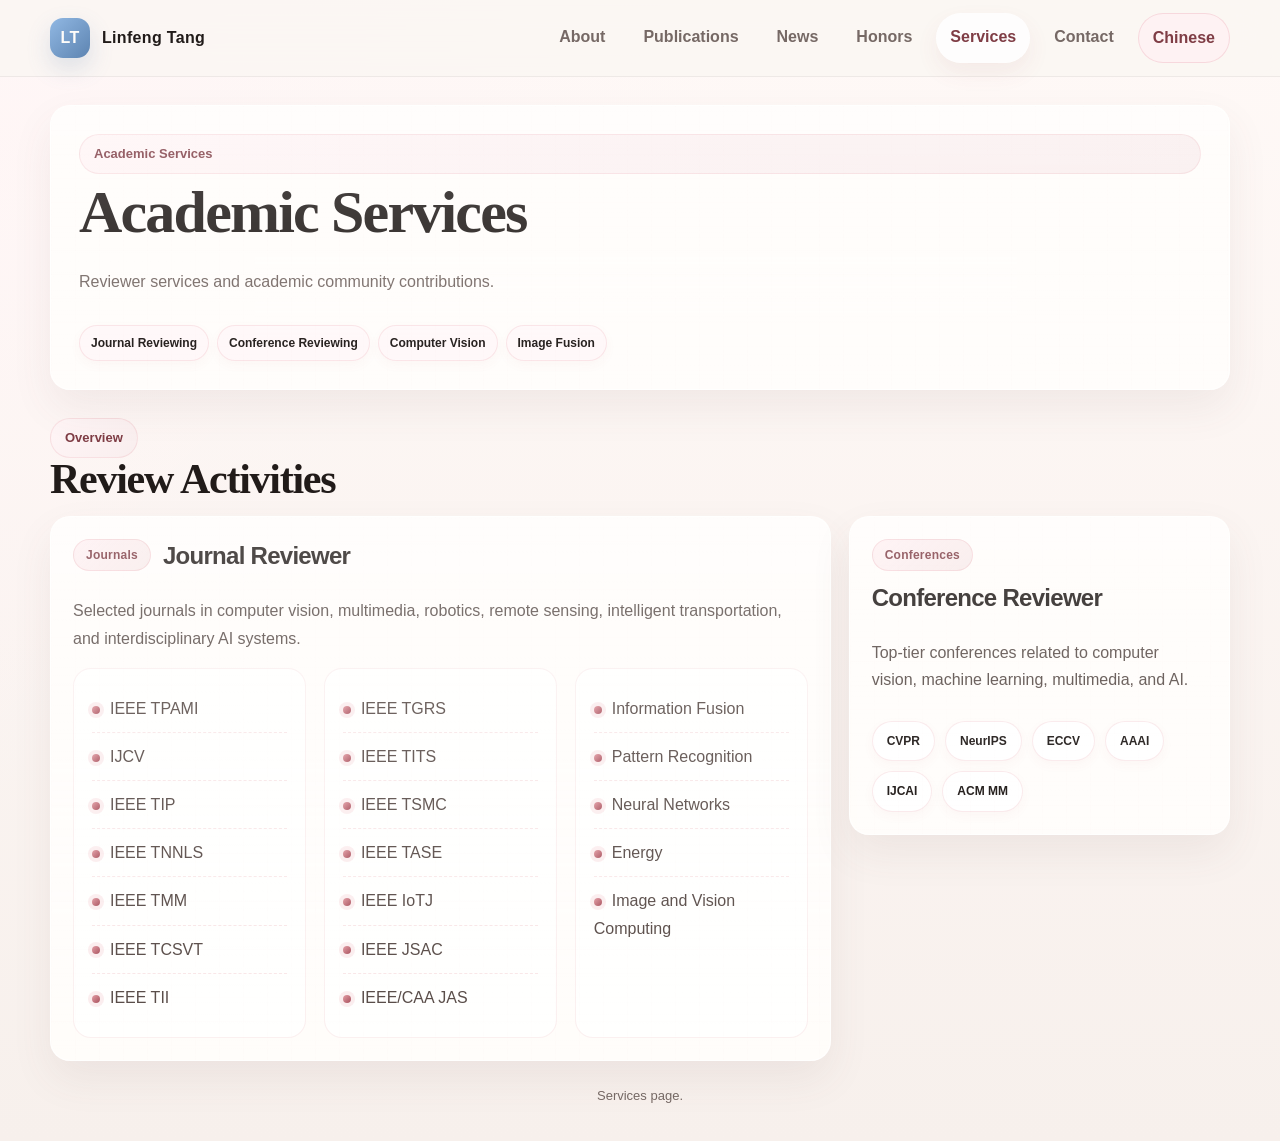
<file: en/services.html>
<!doctype html>
<html lang="en">
<head>
  <meta charset="utf-8">
  <meta name="viewport" content="width=device-width, initial-scale=1">
  <title>Linfeng Tang | Services</title>
  <meta name="description" content="Academic services and reviewing activities of Linfeng Tang.">
  <link rel="alternate" hreflang="zh-CN" href="../services.html">
  <link rel="alternate" hreflang="en" href="./services.html">
  <link rel="stylesheet" href="../styles.css?v=20260426-award-icon">
</head>
<body>
  <header class="topbar">
    <div class="wrap topbar-inner">
      <a class="brand" href="./index.html">
        <span class="brand-mark">LT</span>
        <span>Linfeng Tang</span>
      </a>
      <nav class="nav">
        <a href="./index.html">About</a>
        <a href="./publications.html">Publications</a>
        <a href="./news.html">News</a>
        <a href="./honors.html">Honors</a>
        <a class="current" href="./services.html">Services</a>
        <a href="./contact.html">Contact</a>
        <a class="lang-link" href="../services.html">Chinese</a>
      </nav>
    </div>
  </header>

  <main class="wrap">
    <section class="page-hero">
      <div class="hero-card services-hero">
        <span class="eyebrow">Academic Services</span>
        <h1>Academic Services</h1>
        <p>Reviewer services and academic community contributions.</p>
        <div class="compact-badges services-badges"><span>Journal Reviewing</span><span>Conference Reviewing</span><span>Computer Vision</span><span>Image Fusion</span></div>
      </div>
    </section>

    <section class="section">
      <div class="section-head">
        <div>
          <span class="eyebrow">Overview</span>
          <h2>Review Activities</h2>
        </div>
      </div>

      <div class="services-grid refined-services-grid">
        <article class="list-card service-card service-card-wide">
          <div class="service-head">
            <span class="service-mark">Journals</span>
            <h3>Journal Reviewer</h3>
          </div>
          <p class="service-note">Selected journals in computer vision, multimedia, robotics, remote sensing, intelligent transportation, and interdisciplinary AI systems.</p>
          <div class="service-columns">
            <ul class="plain-list service-list">
              <li>IEEE TPAMI</li>
              <li>IJCV</li>
              <li>IEEE TIP</li>
              <li>IEEE TNNLS</li>
              <li>IEEE TMM</li>
              <li>IEEE TCSVT</li>
              <li>IEEE TII</li>
            </ul>
<ul class="plain-list service-list">
              <li>IEEE TGRS</li>
              <li>IEEE TITS</li>
              <li>IEEE TSMC</li>
              <li>IEEE TASE</li>
              <li>IEEE IoTJ</li>
              <li>IEEE JSAC</li>
              <li>IEEE/CAA JAS</li>
            </ul>
<ul class="plain-list service-list">
              <li>Information Fusion</li>
              <li>Pattern Recognition</li>
              <li>Neural Networks</li>
              <li>Energy</li>
              <li>Image and Vision Computing</li>
            </ul>
          </div>
        </article>

        <article class="list-card service-card">
          <div class="service-head">
            <span class="service-mark">Conferences</span>
            <h3>Conference Reviewer</h3>
          </div>
          <p class="service-note">Top-tier conferences related to computer vision, machine learning, multimedia, and AI.</p>
          <div class="compact-badges service-chip-list"><span>CVPR</span><span>NeurIPS</span><span>ECCV</span><span>AAAI</span><span>IJCAI</span><span>ACM MM</span></div>
        </article>
      </div>
    </section>

    <div class="footer">Services page.</div>
  </main>
</body>
</html>
</file>
<file: styles.css>
:root {
  --bg: #f8f4f1;
  --paper: #fffdfb;
  --card: rgba(255, 253, 251, 0.95);
  --ink: #211b19;
  --muted: #766965;
  --line: rgba(33, 27, 25, 0.1);
  --accent: #a4565f;
  --accent-deep: #7f3d45;
  --accent-2: #678bb4;
  --accent-soft: #f7e9e8;
  --rednote: #d96b78;
  --rednote-deep: #a64d59;
  --rednote-soft: #fff0f2;
  --rednote-line: rgba(217, 107, 120, 0.18);
  --blue-soft: #eef6ff;
  --blue-line: rgba(90, 132, 182, 0.18);
  --blue-deep: #5d84b1;
  --blue-deeper: #466a93;
  --gold-soft: #f6f0e3;
  --gold-line: rgba(146, 109, 47, 0.18);
  --gold-deep: #8a6835;
  --ink-soft: #f4f0eb;
  --shadow: 0 18px 42px rgba(98, 82, 77, 0.08);
  --shadow-soft: 0 10px 24px rgba(98, 82, 77, 0.07);
  --radius: 20px;
  --max: 1180px;
}

* { box-sizing: border-box; }
html { scroll-behavior: smooth; }
body {
  margin: 0;
  color: var(--ink);
  font: 16px/1.7 "Segoe UI", "PingFang SC", "Microsoft YaHei", sans-serif;
  background:
    linear-gradient(135deg, rgba(255, 245, 246, 0.76) 0%, transparent 34%),
    linear-gradient(180deg, #fff9f7 0%, #f7f0ec 100%);
}

a {
  color: inherit;
  text-decoration: none;
  transition: color 160ms ease, background-color 160ms ease, border-color 160ms ease, box-shadow 160ms ease, transform 160ms ease;
}
img { display: block; max-width: 100%; }

.wrap { width: min(var(--max), calc(100% - 32px)); margin: 0 auto; }

.topbar {
  position: sticky;
  top: 0;
  z-index: 20;
  backdrop-filter: blur(18px);
  background: rgba(251, 246, 243, 0.88);
  border-bottom: 1px solid rgba(33, 27, 25, 0.06);
}

.topbar-inner {
  min-height: 76px;
  display: flex;
  justify-content: space-between;
  align-items: center;
  gap: 16px;
}

.brand {
  display: flex;
  align-items: center;
  gap: 12px;
  font-weight: 800;
  letter-spacing: 0.02em;
}

.brand-mark {
  width: 40px;
  height: 40px;
  border-radius: 13px;
  display: grid;
  place-items: center;
  color: #fffdfa;
  background: linear-gradient(135deg, #91b8e3, var(--blue-deep));
  box-shadow: 0 10px 24px rgba(93, 132, 177, 0.2);
}

.nav {
  display: flex;
  flex-wrap: wrap;
  gap: 10px;
}

.nav a {
  padding: 10px 14px;
  border-radius: 999px;
  color: var(--muted);
  font-weight: 700;
}

.nav a:hover,
.nav a.current {
  color: var(--accent-deep);
  background: rgba(255, 255, 255, 0.86);
  box-shadow: 0 10px 22px rgba(166, 77, 89, 0.08);
}

.nav .lang-link {
  color: var(--accent-deep);
  background: rgba(255, 240, 242, 0.78);
  border: 1px solid var(--rednote-line);
}

.nav .lang-link:hover {
  color: #fffdfa;
  background: linear-gradient(135deg, #de8791, var(--rednote-deep));
  border-color: transparent;
}

.page-hero {
  padding: 28px 0 14px;
}

.hero-card,
.card,
.pub-item,
.list-card,
.contact-card,
.timeline-card {
  background: var(--card);
  border: 1px solid rgba(255, 255, 255, 0.72);
  box-shadow: var(--shadow);
  border-radius: var(--radius);
}

.hero-card,
.card,
.list-card,
.contact-card,
.timeline-card,
.pub-item,
.info-card {
  position: relative;
  overflow: hidden;
}

.hero-card::before,
.card::before,
.list-card::before,
.contact-card::before,
.timeline-card::before,
.pub-item::before,
.info-card::before {
  content: "";
  position: absolute;
  inset: 0;
  pointer-events: none;
  background:
    linear-gradient(rgba(255, 255, 255, 0.5), rgba(255, 255, 255, 0)),
    linear-gradient(90deg, rgba(217, 107, 120, 0.018) 1px, transparent 1px),
    linear-gradient(rgba(217, 107, 120, 0.018) 1px, transparent 1px);
  background-size: auto, 24px 24px, 24px 24px;
  opacity: 0.45;
 }

.hero-card {
  padding: 28px;
}

h1,
h2,
h3 {
  margin: 0;
  letter-spacing: -0.03em;
}

h1 {
  font: 700 clamp(38px, 6vw, 60px)/0.96 "Georgia", "Times New Roman", "Songti SC", serif;
}

h2 {
  font: 700 clamp(28px, 4vw, 42px)/1 "Georgia", "Times New Roman", "Songti SC", serif;
}

h3 {
  font-size: 24px;
  line-height: 1.22;
}

.hero-card p,
.section-head p,
.muted {
  color: var(--muted);
}

.section {
  padding: 14px 0 6px;
}

.section-head {
  display: flex;
  justify-content: space-between;
  align-items: end;
  gap: 16px;
  margin-bottom: 16px;
}

.section-link {
  color: var(--accent-deep);
  font-weight: 800;
  padding: 8px 14px;
  border-radius: 999px;
  background: rgba(255, 240, 242, 0.9);
  border: 1px solid var(--rednote-line);
}

.section-link:hover {
  color: #fffdfa;
  background: linear-gradient(135deg, #d98691, var(--rednote-deep));
  border-color: transparent;
  box-shadow: 0 10px 22px rgba(166, 77, 89, 0.16);
}

.eyebrow {
  display: inline-flex;
  padding: 8px 14px;
  border-radius: 999px;
  background: linear-gradient(135deg, #fff5f6, #f9eeee);
  color: var(--accent-deep);
  font-size: 13px;
  font-weight: 800;
  border: 1px solid rgba(217, 107, 120, 0.14);
}

.hero-home {
  display: grid;
  grid-template-columns: 1.15fr 0.85fr;
  gap: 20px;
  align-items: start;
}

.hero-main {
  padding: 28px;
  display: grid;
  grid-template-columns: 180px 1fr;
  gap: 24px;
}

html[lang="en"] .hero-main {
  grid-template-columns: 168px minmax(0, 1fr);
  gap: 22px;
}

.portrait {
  width: 180px;
  height: 226px;
  border-radius: 26px;
  object-fit: cover;
  box-shadow: 0 16px 32px rgba(45, 30, 26, 0.16);
}

html[lang="en"] .portrait {
  width: 168px;
  height: 211px;
}

.portrait-affiliation {
  display: grid;
  gap: 7px;
  margin-top: 14px;
  color: var(--muted);
  font-size: 13px;
  line-height: 1.45;
  font-weight: 700;
}

.portrait-affiliation a,
.portrait-affiliation span {
  display: block;
}

.portrait-affiliation a:hover {
  color: var(--accent-deep);
}

.en-name {
  margin-top: 8px;
  font-size: 18px;
  color: var(--muted);
  font-weight: 600;
}

.subtitle {
  margin-top: 14px;
  font-size: 18px;
  color: #4d413d;
  font-weight: 600;
}

.summary {
  margin: 14px 0 0;
  color: #564945;
}

html[lang="en"] .summary {
  text-align: justify;
  text-justify: inter-word;
  hyphens: auto;
}

.chips,
.actions,
.stats {
  display: flex;
  flex-wrap: wrap;
  gap: 10px;
}

.chips { margin-top: 18px; }
.actions { margin-top: 18px; }
.stats { margin-top: 22px; }

.hero-main .actions {
  display: grid;
  grid-template-columns: repeat(3, minmax(0, 1fr));
  gap: 12px;
}

.hero-main .actions a {
  width: 100%;
  min-width: 0;
  padding-inline: 12px;
  white-space: nowrap;
}

.chip {
  padding: 8px 12px;
  border-radius: 999px;
  background: rgba(255, 255, 255, 0.96);
  border: 1px solid rgba(217, 107, 120, 0.12);
  color: #5c504c;
  font-size: 14px;
  font-weight: 700;
  box-shadow: 0 8px 18px rgba(166, 77, 89, 0.045);
}

.btn,
.btn-blue,
.btn-gold,
.btn-neutral,
.btn-ghost,
.paper-btn {
  min-height: 46px;
  padding: 0 18px;
  border-radius: 999px;
  display: inline-flex;
  align-items: center;
  justify-content: center;
  font-weight: 800;
  letter-spacing: 0;
  box-shadow: var(--shadow-soft);
}

.btn {
  color: #fffdfa;
  background: linear-gradient(135deg, #df8791, var(--rednote-deep));
  border: 1px solid transparent;
  box-shadow: 0 14px 26px rgba(166, 77, 89, 0.2);
}

.btn-ghost {
  color: var(--accent-deep);
  background: rgba(255, 255, 255, 0.94);
  border: 1.5px solid rgba(217, 107, 120, 0.14);
}

.paper-btn {
  color: var(--blue-deeper);
  background: linear-gradient(135deg, #f4f9ff, #edf5ff);
  border: 1.5px solid var(--blue-line);
  box-shadow: 0 10px 22px rgba(85, 119, 155, 0.11);
}

.btn-blue {
  color: var(--blue-deeper);
  background: linear-gradient(135deg, #f4f9ff, #edf5ff);
  border: 1.5px solid var(--blue-line);
}

.btn-gold {
  color: var(--gold-deep);
  background: var(--gold-soft);
  border: 1.5px solid var(--gold-line);
}

.btn-neutral {
  color: #4b403c;
  background: rgba(255, 255, 255, 0.9);
  border: 1.5px solid rgba(33, 27, 25, 0.12);
}

.btn:hover,
.btn-blue:hover,
.btn-gold:hover,
.btn-neutral:hover,
.btn-ghost:hover,
.paper-btn:hover {
  transform: translateY(-2px);
}

.btn-ghost:hover {
  color: var(--accent-deep);
  border-color: rgba(217, 107, 120, 0.24);
  background: linear-gradient(135deg, #fff7f8, #fff0f2);
  box-shadow: 0 12px 24px rgba(166, 77, 89, 0.11);
}

.paper-btn:hover {
  color: #fffdfa;
  background: linear-gradient(135deg, #92bae5, var(--blue-deep));
  border-color: transparent;
  box-shadow: 0 12px 24px rgba(85, 119, 155, 0.16);
}

.btn-blue:hover {
  color: #fffdfa;
  background: linear-gradient(135deg, #92bae5, var(--blue-deep));
  border-color: transparent;
  box-shadow: 0 12px 24px rgba(85, 119, 155, 0.16);
}

.btn-gold:hover {
  color: #fffdfa;
  background: linear-gradient(135deg, #b58d56, var(--gold-deep));
  border-color: transparent;
  box-shadow: 0 12px 24px rgba(138, 104, 53, 0.16);
}

.btn-neutral:hover {
  color: var(--ink);
  background: var(--ink-soft);
  border-color: rgba(33, 27, 25, 0.18);
  box-shadow: 0 12px 24px rgba(107, 92, 86, 0.08);
}

.side-stack {
  display: grid;
  gap: 18px;
}

.info-card {
  padding: 22px;
}

.keyword-card .chips {
  margin-top: 14px;
}

.keyword-card .chip {
  background: rgba(255, 255, 255, 0.92);
}

.info-card p {
  margin: 10px 0 0;
  color: #564945;
}

.info-card .compact-list {
  margin: 12px 0 0;
  padding-left: 18px;
  color: #564945;
}

.info-card .compact-list li {
  margin: 6px 0;
}

.info-card .compact-badges {
  display: grid;
  grid-template-columns: 1fr;
  gap: 10px;
}

.info-card .compact-badges span {
  width: 100%;
  border-radius: 14px;
  line-height: 1.45;
}

.stats .stat {
  min-width: 145px;
  padding: 16px;
  border-radius: 18px;
  background: linear-gradient(180deg, rgba(255,255,255,0.98), rgba(244,236,232,0.88));
  border: 1px solid rgba(33, 27, 25, 0.06);
}

.stats strong {
  display: block;
  color: var(--accent);
  font-size: 28px;
  line-height: 1;
  margin-bottom: 6px;
}

.stats span {
  color: var(--muted);
  font-size: 13px;
  font-weight: 700;
}

.focus-grid,
.honor-grid,
.services-grid {
  display: grid;
  grid-template-columns: repeat(3, 1fr);
  gap: 18px;
}

.focus-grid {
  grid-template-columns: 1fr 1.2fr 1fr;
}

.card,
.list-card,
.timeline-card,
.contact-card {
  padding: 22px;
}

.card p,
.list-card p {
  margin: 10px 0 0;
  color: #5c504c;
}

.focus-grid .card p {
  font-size: 15px;
  line-height: 1.62;
}

.publication-list {
  display: grid;
  gap: 18px;
}

.pub-item {
  display: grid;
  grid-template-columns: 260px 1fr;
  gap: 22px;
  padding: 20px;
  scroll-margin-top: 96px;
}

.pub-media {
  display: grid;
  gap: 12px;
  align-content: start;
}

.venue-badge {
  display: inline-flex;
  align-items: center;
  justify-content: center;
  min-height: 38px;
  padding: 0 14px;
  border-radius: 999px;
  background: linear-gradient(135deg, #9cc2ea, #6e99c7);
  color: #fff;
  font-weight: 800;
  font-size: 15px;
  box-shadow: 0 10px 20px rgba(93, 132, 177, 0.18);
}

.pub-thumb {
  aspect-ratio: 1.42 / 1;
  border-radius: 14px;
  border: 1px solid var(--line);
  background: #fbf9f6;
  padding: 10px;
  display: grid;
  place-items: center;
  overflow: hidden;
}

.pub-thumb img {
  width: 100%;
  height: 100%;
  object-fit: contain;
  object-position: center;
}

.pub-authors {
  margin-top: 8px;
  font-size: 18px;
  color: #403532;
}

.pub-authors .me {
  text-decoration: underline;
  text-underline-offset: 4px;
}

.pub-venue {
  margin-top: 6px;
  font-size: 18px;
  font-style: italic;
  color: #3f3430;
}

.pub-note {
  margin-top: 4px;
  font-size: 17px;
  color: #3f3430;
}

.pub-actions {
  display: flex;
  flex-wrap: wrap;
  gap: 10px;
  margin-top: 14px;
}

.pub-highlights {
  display: flex;
  flex-wrap: wrap;
  gap: 8px;
  margin-top: 12px;
}

.pub-highlights span {
  display: inline-flex;
  align-items: center;
  gap: 6px;
  min-height: 34px;
  max-width: min(100%, 360px);
  padding: 7px 13px;
  border-radius: 999px;
  background: rgba(255, 255, 255, 0.88);
  color: #5f5651;
  font-size: 12px;
  font-weight: 800;
  line-height: 1.35;
  white-space: normal;
  border: 1px solid rgba(33, 27, 25, 0.08);
  box-shadow: 0 6px 16px rgba(98, 82, 77, 0.055);
}

.pub-highlights .badge-citation::before,
.pub-highlights .badge-hot::before,
.pub-highlights .badge-cited::before,
.pub-highlights .badge-award::before,
.pub-highlights .badge-note::before {
  content: "";
  width: 18px;
  height: 18px;
  flex: 0 0 18px;
  background-position: center;
  background-repeat: no-repeat;
  background-size: 17px 17px;
}

.pub-highlights .badge-citation::before {
  background-image: url("data:image/svg+xml,%3Csvg xmlns='http://www.w3.org/2000/svg' width='18' height='18' viewBox='0 0 24 24' fill='none' stroke='%23466a93' stroke-width='2.4' stroke-linecap='round' stroke-linejoin='round'%3E%3Cpath d='M3 21c3 0 5-2 5-5v-1H4V9h6v7c0 4-3 7-7 7'/%3E%3Cpath d='M14 21c3 0 5-2 5-5v-1h-4V9h6v7c0 4-3 7-7 7'/%3E%3C/svg%3E");
}

.pub-highlights .badge-hot::before {
  background-image: url("https://webofscience.zendesk.com/hc/article_attachments/20135127241873");
}

.pub-highlights .badge-cited::before {
  background-image: url("https://webofscience.zendesk.com/hc/article_attachments/20135124514577");
}

.pub-highlights .badge-award::before {
  width: 21px;
  height: 21px;
  flex-basis: 21px;
  background-size: 21px 21px;
  background-image: url("data:image/svg+xml,%3Csvg xmlns='http://www.w3.org/2000/svg' width='21' height='21' viewBox='0 0 24 24'%3E%3Ccircle cx='12' cy='12' r='10.5' fill='%23fff1c9'/%3E%3Cpath fill='%23d59a2f' d='M8 4.5h8v3.1h3.1v1.7a4.2 4.2 0 0 1-4.2 4.2 4.8 4.8 0 0 1-2 1.4v2.2h3.3v2H7.8v-2h3.3v-2.2a4.8 4.8 0 0 1-2-1.4 4.2 4.2 0 0 1-4.2-4.2V7.6H8V4.5Zm0 4.8H6.7a2.3 2.3 0 0 0 1.7 2.2A7.1 7.1 0 0 1 8 9.3Zm8 0c0 .8-.1 1.5-.4 2.2a2.3 2.3 0 0 0 1.7-2.2H16Z'/%3E%3Cpath fill='%23fff8df' d='M10.3 6.5h3.4l-.8 1.7 1.8.2-1.4 1.2.4 1.8-1.7-.9-1.7.9.4-1.8-1.4-1.2 1.8-.2-.8-1.7Z'/%3E%3Cpath fill='%23976f27' opacity='.2' d='M8 4.5h8v1.4H8zM7.8 17.1h8.4v2H7.8z'/%3E%3C/svg%3E");
}

.pub-highlights .badge-note::before {
  background-image: url("data:image/svg+xml,%3Csvg xmlns='http://www.w3.org/2000/svg' width='18' height='18' viewBox='0 0 24 24' fill='none' stroke='%238a6835' stroke-width='2.2' stroke-linecap='round' stroke-linejoin='round'%3E%3Cpath d='M13 3 9.8 10 3 13l6.8 3L13 23l3.2-7L23 13l-6.8-3L13 3Z'/%3E%3Cpath d='M5 3v4'/%3E%3Cpath d='M3 5h4'/%3E%3C/svg%3E");
}

.pub-highlights .badge-citation {
  color: var(--blue-deeper);
  background: #f2f8ff;
  border-color: var(--blue-line);
}

.pub-highlights .badge-hot {
  color: #9d4f3b;
  background: #fff6f1;
  border-color: rgba(184, 90, 66, 0.18);
}

.pub-highlights .badge-cited {
  color: var(--blue-deeper);
  background: #f2f8ff;
  border-color: var(--blue-line);
}

.pub-highlights .badge-award,
.pub-highlights .badge-note {
  color: var(--gold-deep);
  background: #fffaf0;
  border-color: var(--gold-line);
}

.timeline-list {
  display: grid;
  gap: 18px;
}

.timeline-item {
  position: relative;
  padding-left: 18px;
  border-left: 2px solid rgba(166, 77, 89, 0.14);
}

.timeline-item::before {
  content: "";
  position: absolute;
  left: -7px;
  top: 4px;
  width: 12px;
  height: 12px;
  border-radius: 50%;
  background: var(--accent);
  box-shadow: 0 0 0 5px rgba(166, 77, 89, 0.08);
}

.timeline-item span {
  display: inline-block;
  margin-bottom: 6px;
  color: var(--accent);
  font-size: 13px;
  font-weight: 800;
}

.timeline-item strong {
  display: block;
  margin-bottom: 6px;
  font-size: 18px;
}

.timeline-item p,
.contact-card p {
  margin: 0;
  color: var(--muted);
}

.plain-list {
  margin: 12px 0 0;
  padding-left: 20px;
  color: #564945;
}

.plain-list li {
  margin: 6px 0;
}

.contact-grid {
  display: grid;
  grid-template-columns: 1fr 140px;
  gap: 16px;
  align-items: start;
  margin-top: 16px;
}

.contact-links {
  display: grid;
  gap: 10px;
}

.contact-links a {
  padding: 14px 16px;
  border-radius: 16px;
  background: rgba(255,255,255,0.92);
  border: 1px solid rgba(217, 107, 120, 0.12);
  font-weight: 700;
  box-shadow: 0 6px 16px rgba(166, 77, 89, 0.045);
}

.contact-links a:hover {
  color: var(--accent-deep);
  background: linear-gradient(135deg, #fff7f8, #fff0f2);
  border-color: rgba(217, 107, 120, 0.22);
  transform: translateY(-1px);
}

.contact-hero {
  display: grid;
  gap: 10px;
}

.contact-badges {
  margin-top: 4px;
}

.contact-card-refined {
  padding: 28px;
}

.contact-links-refined {
  gap: 14px;
}

.contact-link-card {
  display: grid;
  grid-template-columns: 48px 1fr 20px;
  align-items: center;
  gap: 14px;
  min-height: 90px;
  padding: 18px 18px;
  border-radius: 20px;
  background:
    linear-gradient(135deg, rgba(255,255,255,0.98), rgba(255,252,249,0.9));
  border: 1px solid rgba(217, 107, 120, 0.1);
  box-shadow: 0 12px 24px rgba(98, 82, 77, 0.055);
  position: relative;
}

.contact-link-card:hover {
  transform: translateY(-2px);
  box-shadow: 0 18px 34px rgba(166, 77, 89, 0.085);
}

.contact-link-card::after {
  content: "";
  position: absolute;
  inset: 0 auto 0 0;
  width: 5px;
  border-radius: 22px 0 0 22px;
  background: linear-gradient(180deg, rgba(255,255,255,0), rgba(255,255,255,0));
  transition: background 160ms ease;
}

.contact-link-card:hover::after,
.contact-link-card.is-active::after {
  background: linear-gradient(180deg, #e8a0a8, var(--rednote-deep));
}

.contact-icon {
  width: 48px;
  height: 48px;
  border-radius: 16px;
  display: grid;
  place-items: center;
  background: rgba(255, 255, 255, 0.96);
  box-shadow: 0 12px 22px rgba(98, 82, 77, 0.1);
  overflow: hidden;
}

.contact-icon img {
  width: 26px;
  height: 26px;
  object-fit: contain;
  display: block;
}

.contact-copy {
  display: grid;
  gap: 3px;
}

.contact-copy strong {
  color: var(--ink);
  font-size: 16px;
  line-height: 1.2;
}

.contact-copy em {
  color: var(--muted);
  font-style: normal;
  font-size: 15px;
}

.contact-arrow {
  justify-self: end;
  font-size: 18px;
  font-weight: 800;
  color: rgba(166, 77, 89, 0.42);
}

.accent-red .contact-icon {
  background: rgba(255, 255, 255, 0.96);
}

.accent-blue .contact-icon {
  background: rgba(255, 255, 255, 0.96);
}

.accent-dark .contact-icon {
  background: rgba(255, 255, 255, 0.96);
}

.accent-pink .contact-icon {
  background: rgba(255, 255, 255, 0.96);
}

.accent-gold .contact-icon {
  background: rgba(255, 255, 255, 0.96);
}

.accent-neutral .contact-icon {
  background: rgba(255, 255, 255, 0.96);
}

.accent-red.is-active,
.accent-red:hover {
  background: linear-gradient(135deg, rgba(255, 247, 248, 0.98), rgba(255, 240, 242, 0.94));
  border-color: rgba(217, 107, 120, 0.16);
}

.accent-blue:hover,
.accent-dark:hover,
.accent-pink:hover,
.accent-gold:hover,
.accent-neutral:hover {
  border-color: rgba(217, 107, 120, 0.12);
}

.qr-panel {
  display: grid;
  justify-items: center;
  gap: 12px;
  padding: 14px 12px;
  border-radius: 22px;
  background: linear-gradient(180deg, rgba(255,255,255,0.95), rgba(252, 248, 244, 0.86));
  border: 1px solid rgba(93, 132, 177, 0.1);
}

.info-card p a {
  color: var(--accent-deep);
  text-decoration: underline;
  text-decoration-thickness: 1px;
  text-underline-offset: 3px;
}

.pub-item h3 a:hover,
.timeline-item a:hover,
.info-card a:hover,
.hero-card a:hover,
.card a:hover,
.list-card a:hover {
  color: var(--accent-deep);
}

.mini-actions {
  display: flex;
  flex-wrap: wrap;
  gap: 10px;
  margin-top: 14px;
}

.mini-btn {
  min-height: 34px;
  padding: 0 14px;
  border-radius: 999px;
  display: inline-flex;
  align-items: center;
  justify-content: center;
  font-size: 13px;
  font-weight: 800;
  border: 1px solid transparent;
  box-shadow: 0 6px 14px rgba(98, 82, 77, 0.055);
}

.mini-btn.paper {
  color: var(--rednote-deep);
  background: var(--rednote-soft);
  border-color: var(--rednote-line);
}

.mini-btn.code {
  color: var(--blue-deep);
  background: var(--blue-soft);
  border-color: var(--blue-line);
}

.mini-btn.data {
  color: var(--gold-deep);
  background: var(--gold-soft);
  border-color: var(--gold-line);
}

.mini-btn.note {
  color: #5d4b42;
  background: rgba(255, 255, 255, 0.94);
  border-color: rgba(33, 27, 25, 0.12);
}

.mini-btn:hover {
  transform: translateY(-1px);
}

.mini-btn.paper:hover {
  color: #fffdfa;
  background: linear-gradient(135deg, #de8791, var(--rednote-deep));
  border-color: transparent;
}

.mini-btn.code:hover {
  color: #fffdfa;
  background: linear-gradient(135deg, #3d8ef5, var(--blue-deep));
  border-color: transparent;
}

.mini-btn.data:hover {
  color: #fffdfa;
  background: linear-gradient(135deg, #d89d2f, var(--gold-deep));
  border-color: transparent;
}

.mini-btn.note:hover {
  color: var(--ink);
  background: var(--ink-soft);
}

.qr {
  width: 100%;
  border-radius: 18px;
  padding: 10px;
  background: rgba(255,255,255,0.96);
  border: 1px solid rgba(93, 132, 177, 0.12);
  box-shadow: 0 12px 24px rgba(93, 132, 177, 0.08);
}

.qr-note {
  margin: 0;
  text-align: center;
  color: var(--muted);
  font-size: 13px;
  line-height: 1.7;
}

.footer {
  padding: 18px 0 34px;
  text-align: center;
  color: var(--muted);
  font-size: 13px;
}

.filter-bar {
  display: flex;
  flex-wrap: wrap;
  gap: 10px;
  margin: 0 0 16px;
}

.filter-btn {
  min-height: 38px;
  padding: 0 14px;
  border-radius: 999px;
  border: 1px solid rgba(217, 107, 120, 0.12);
  background: rgba(255, 255, 255, 0.88);
  color: #5e4c46;
  font-weight: 800;
  cursor: pointer;
  box-shadow: 0 6px 16px rgba(166, 77, 89, 0.045);
}

.filter-btn:hover {
  transform: translateY(-1px);
  color: var(--accent-deep);
  background: var(--rednote-soft);
  border-color: rgba(217, 107, 120, 0.22);
}

.filter-btn.active {
  color: #fffdfa;
  background: linear-gradient(135deg, #de8791, var(--rednote-deep));
  border-color: transparent;
  box-shadow: 0 10px 22px rgba(166, 77, 89, 0.16);
}

.compact-badges {
  display: flex;
  flex-wrap: wrap;
  gap: 8px;
  margin-top: 12px;
}

.compact-badges span {
  padding: 7px 11px;
  border-radius: 999px;
  background: rgba(255, 248, 249, 0.95);
  color: var(--ink);
  border: 1px solid rgba(217, 107, 120, 0.14);
  font-size: 12px;
  font-weight: 800;
  box-shadow: 0 4px 12px rgba(166, 77, 89, 0.04);
}

.services-hero {
  display: grid;
  gap: 10px;
}

.services-badges {
  margin-top: 4px;
}

.refined-services-grid {
  align-items: start;
}

.service-card {
  display: grid;
  gap: 16px;
}

.service-card-wide {
  grid-column: span 2;
}

.service-head {
  display: flex;
  flex-wrap: wrap;
  align-items: center;
  gap: 12px;
}

.service-mark {
  display: inline-flex;
  align-items: center;
  min-height: 32px;
  padding: 0 12px;
  border-radius: 999px;
  background: linear-gradient(135deg, rgba(255, 240, 242, 0.96), rgba(247, 233, 232, 0.9));
  border: 1px solid rgba(217, 107, 120, 0.18);
  color: var(--accent-deep);
  font-size: 12px;
  font-weight: 800;
  letter-spacing: 0.02em;
}

.service-note {
  max-width: 760px;
  margin: 0;
}

.service-columns {
  display: grid;
  grid-template-columns: repeat(3, minmax(0, 1fr));
  gap: 18px;
}

.service-list {
  margin: 0;
  padding: 16px 18px;
  border-radius: 18px;
  background: rgba(255, 255, 255, 0.68);
  border: 1px solid rgba(217, 107, 120, 0.1);
}

.service-list li {
  margin: 0;
  padding: 10px 0;
  list-style: none;
  border-bottom: 1px dashed rgba(217, 107, 120, 0.16);
}

.service-list li::before {
  content: "";
  display: inline-block;
  width: 8px;
  height: 8px;
  margin-right: 10px;
  border-radius: 999px;
  background: linear-gradient(135deg, #e29aa2, var(--rednote-deep));
  vertical-align: middle;
  box-shadow: 0 0 0 4px rgba(217, 107, 120, 0.12);
}

.service-list li:last-child {
  border-bottom: 0;
}

.service-chip-list {
  gap: 10px;
}

.service-chip-list span {
  padding: 9px 14px;
  background: rgba(255, 255, 255, 0.82);
}

.pub-item.hidden {
  display: none;
}

@media (max-width: 1100px) {
  .hero-home,
  .focus-grid,
  .honor-grid,
  .services-grid,
  .contact-grid,
  .pub-item {
    grid-template-columns: 1fr;
  }

  .service-card-wide {
    grid-column: auto;
  }

  .service-columns {
    grid-template-columns: 1fr;
  }

  .contact-link-card {
    grid-template-columns: 44px 1fr 18px;
  }
}

@media (max-width: 760px) {
  .topbar-inner {
    padding: 12px 0;
    flex-direction: column;
    align-items: start;
  }

  .hero-main {
    grid-template-columns: 1fr;
  }

  .hero-main .actions {
    grid-template-columns: repeat(2, minmax(0, 1fr));
  }

  .portrait {
    width: 132px;
    height: 168px;
  }

  .stats {
    display: grid;
    grid-template-columns: 1fr 1fr;
  }

  .hero-card,
  .hero-main,
  .card,
  .list-card,
  .timeline-card,
  .contact-card,
  .pub-item,
  .info-card {
    padding: 18px;
  }
}
</file>
